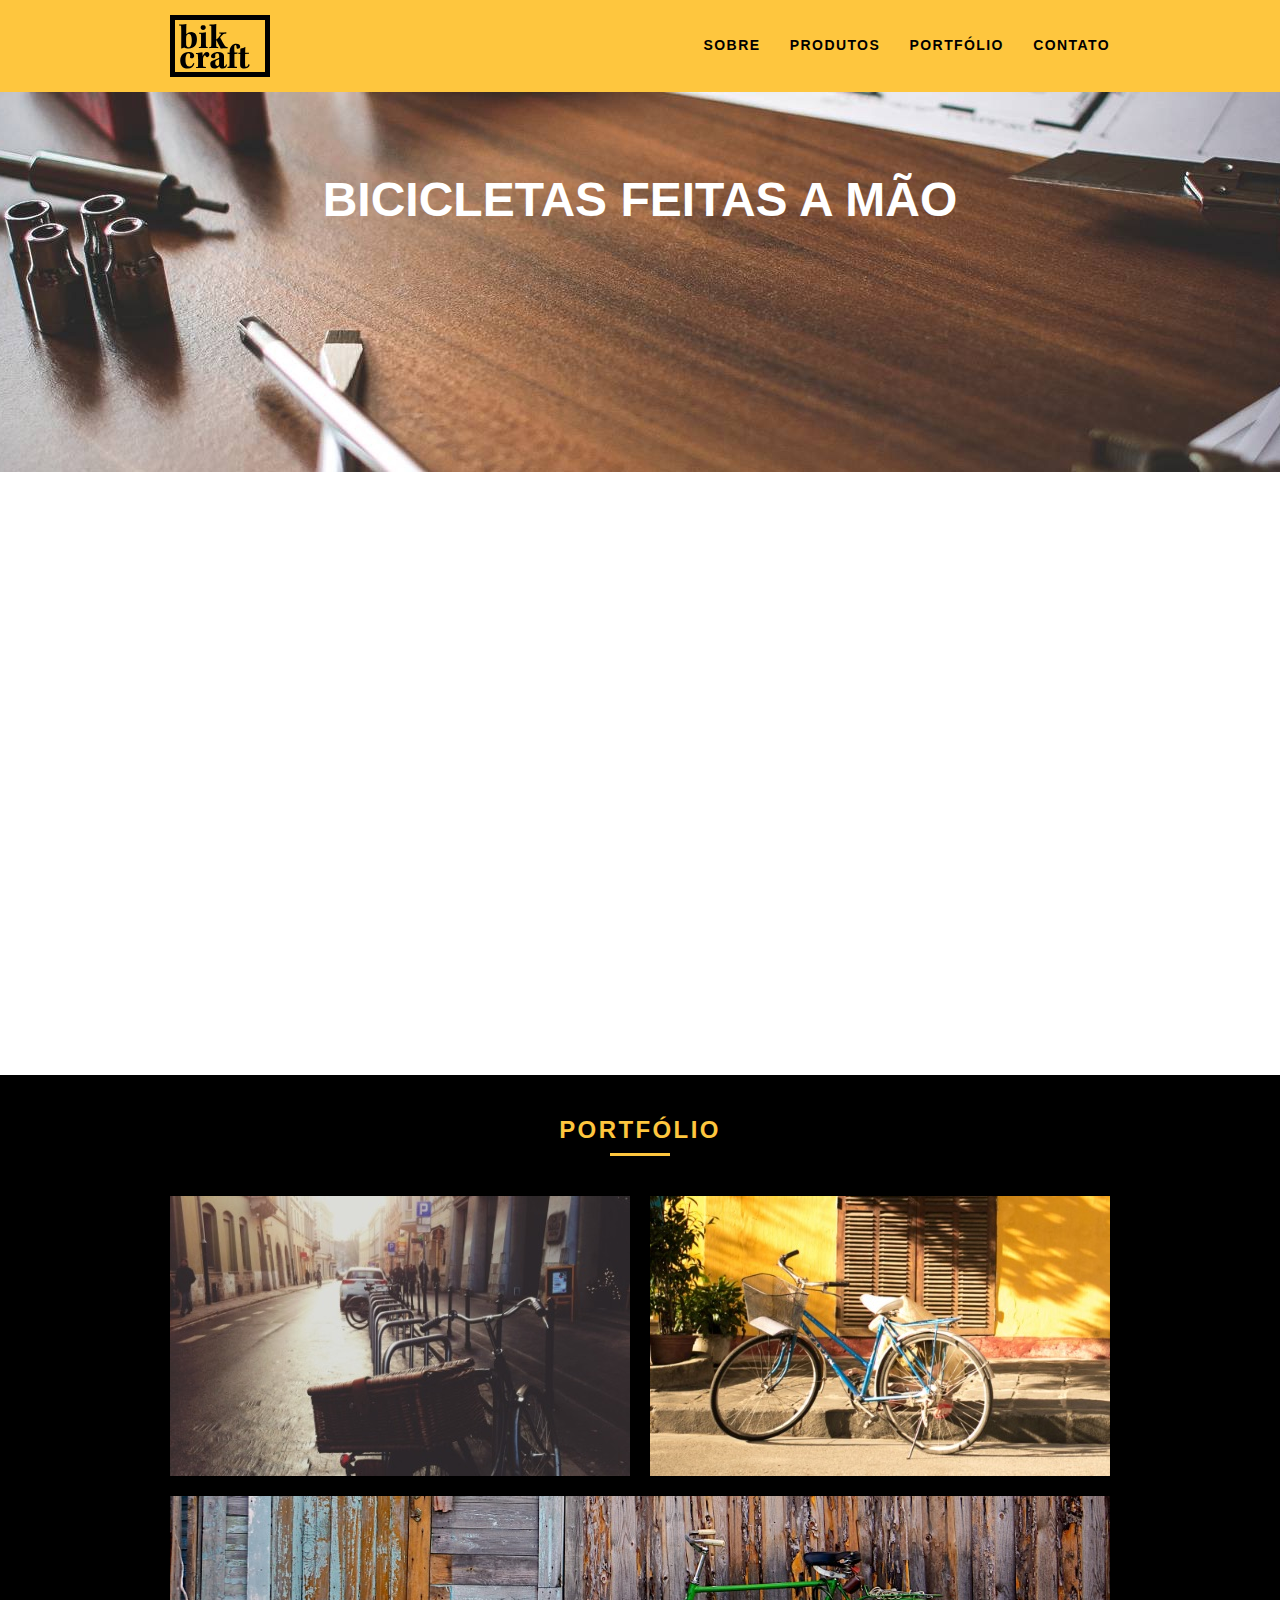
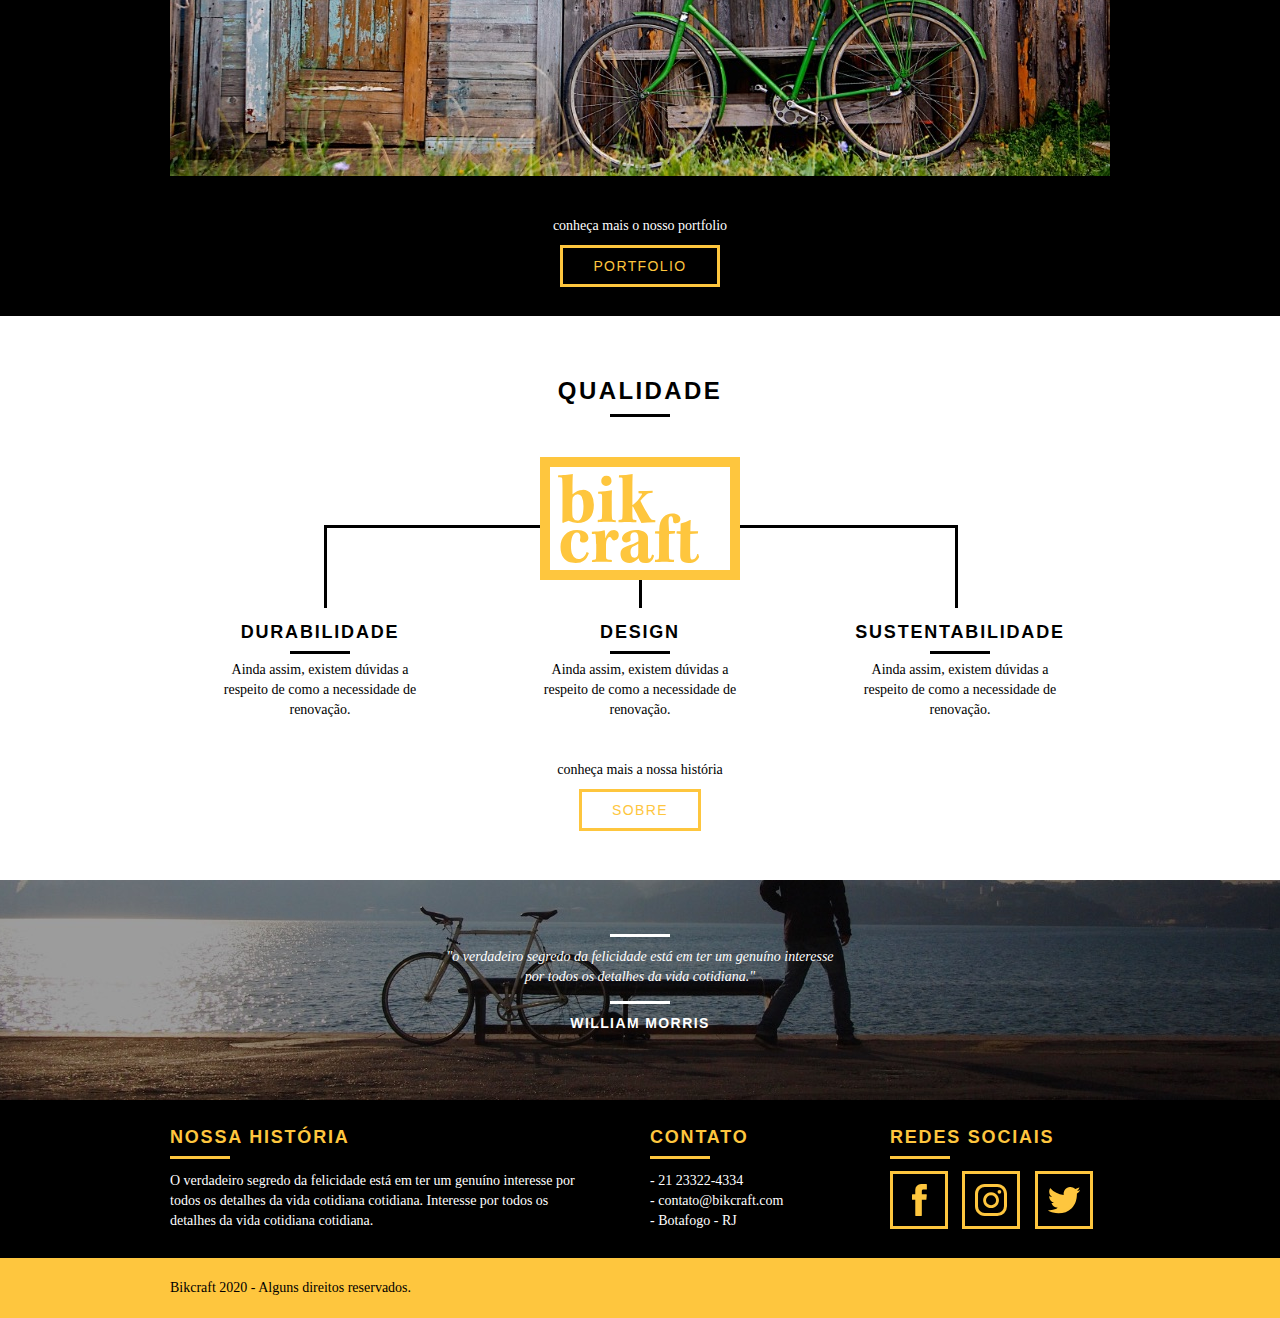
<file: bikcraft/index.html>
<!DOCTYPE html>
<html lang="pt-br">

<head>
    <meta charset="UTF-8">
    <meta name="viewport" content="width=device-width, initial-scale=1.0">
    <title>Bikcraft - Biciletas Personalizadas</title>
    <meta name="description" content="Compre a sua bicicleta personalizada na Bikcraft. Possuímos modelos Passeio, Retrô e Esporte.">
    <meta property="og:type" content="website"/>
    <meta property="og:title" content="Bikcraft - Biciletas Personalizadas"/>
    <meta property="og:description" content="Compre a sua bicicleta personalizada na Bikcraft. Possuímos modelos Passeio, Retrô e Esporte."/>
    <meta property="og:url" content="http://bikcraft.com"/>
    <meta property="og:image" content="http://bikcraft.com/img/og-image.png"/>
    <link rel="shortcut icon" href="favicon.ico">
    <link rel="stylesheet" href="css/style.css">
    <script>document.documentElement.classList.add("js")</script><!-- Caso o navegador esteja com o JavaScript desabilitado...  -->
</head>

<body>
    <header class="header">
        <div class="container">
            <a href="index.html" class="grid-4">
                <img src="img/bikcraft.svg" alt="">
            </a>
            <nav class="header_menu grid-12">
                <ul>
                    <li><a href="sobre.html">Sobre</a></li>
                    <li><a href="produtos.html">Produtos</a></li>
                    <li><a href="portfolio.html">Portfólio</a></li>
                    <li><a href="contato.html">Contato</a></li>
                </ul>
            </nav>
        </div>
    </header>

    <section class="introducao">
        <div class="container">
            <h1 data-anime="400" class="fadeInDown">Bicicletas feitas a mão</h1>
            <blockquote data-anime="800" class="fadeInDown quote-externo">
                <p>"não tenha nada em sua casa que você não considere útil ou acredita ser bonito"</p>
                <cite>William Morris</cite>
            </blockquote>
            <a href="produtos.html" data-anime="1200" class="btn">Orçamento</a>
        </div>
    </section>

    <section class="produtos container fadeInDown" data-anime="1600">
        <h2 class="subtitulo">Produtos</h2>
        <ul class="produtos_lista">
            <li class="grid-1-3">
                <div class="produtos_icone">
                    <img src="img/produtos/passeio.svg" alt="Bikcraft passeio">
                </div>
                <h3>Passeio</h3>
                <p>Ainda assim, existem dúvidas a respeito de como a necessidade de renovação.</p>
            </li>

            <li class="grid-1-3">
                <div class="produtos_icone">
                    <img src="img/produtos/esporte.svg" alt="Bikcraft esporte">
                </div>
                <h3>Esporte</h3>
                <p>Ainda assim, existem dúvidas a respeito de como a necessidade de renovação.</p>
            </li>

            <li class="grid-1-3">
                <div class="produtos_icone">
                    <img src="img/produtos/retro.svg" alt="Bikcraft retro">
                </div>
                <h3>Retro</h3>
                <p>Ainda assim, existem dúvidas a respeito de como a necessidade de renovação.</p>
            </li>
        </ul>
        <div class="call">
            <p>clique aqui e veja os detalhes do produto</p>
            <a href="produtos.html" class="btn btn-preto">Produtos</a>
        </div>
    </section>

    <section class="portfolio">
        <div class="container">
            <h2 class="subtitulo">Portfólio</h2>
            <ul class="portfolio_lista">
                <li class="grid-8"><img src="img/portfolio/retro.jpg" alt="Bicicleta retro."></li>
                <li class="grid-8"><img src="img/portfolio/passeio.jpg" alt="Bicicleta passeio."></li>
                <li class="grid-16"><img src="img/portfolio/esporte.jpg" alt="Bicicleta esporte."></li>
            </ul>
            <div class="call">
                <p>conheça mais o nosso portfolio</p>
                <a href="portfolio.html" class="btn">Portfolio</a>
            </div>
        </div>
    </section>

    <section class="qualidade container">
        <h2 class="subtitulo">Qualidade</h2>
        <img src="img/bikcraft-qualidade.svg" alt="Bikcraft">
        <ul class="qualidade_lista">
            <li class="grid-1-3">
                <h3>Durabilidade</h3>
                <p>Ainda assim, existem dúvidas a respeito de como a necessidade de renovação.</p>
            </li>

            <li class="grid-1-3">
                <h3>Design</h3>
                <p>Ainda assim, existem dúvidas a respeito de como a necessidade de renovação.</p>
            </li>

            <li class="grid-1-3">
                <h3>Sustentabilidade</h3>
                <p>Ainda assim, existem dúvidas a respeito de como a necessidade de renovação.</p>
            </li>
        </ul>
        <div class="call">
            <p>conheça mais a nossa história</p>
            <a href="sobre.html" class="btn btn-preto">Sobre</a>
        </div>
    </section>

    <div class="quebra">
        <blockquote class="quote-externo container">
            <p>"o verdadeiro segredo da felicidade está em ter um genuíno interesse por todos os detalhes da vida
                cotidiana."</p>
            <cite>William Morris</cite>
        </blockquote>
    </div>

    <footer>
        <div class="footer">
            <div class="container">

                <div class="grid-8 footer_historia">
                    <h3>Nossa história</h3>
                    <p>O verdadeiro segredo da felicidade está em ter um genuíno interesse por todos os detalhes da vida cotidiana cotidiana. Interesse por todos os detalhes da vida cotidiana cotidiana.</p>
                </div>
                
                <div class="grid-4 footer_contato">
                    <h3>Contato</h3>
                    <ul>
                        <li>- 21 23322-4334</li>
                        <li>- contato@bikcraft.com</li>
                        <li>- Botafogo - RJ</li>
                    </ul>
                </div>

                <div class="grid-4 footer_redes">
                    <h3>Redes Sociais</h3>
                    <ul>
                        <li><a href="http://facebook.com" target="_blank"><img src="img/redes-sociais/facebook.svg" alt="Facebook bikcraft"></a></li>
                        <li><a href="http://instagram.com" target="_blank"><img src="img/redes-sociais/instagram.svg" alt="Instragram bikcraft"></a></li>
                        <li><a href="http://twitter.com" target="_blank"><img src="img/redes-sociais/twitter.svg" alt="Twitter bikcraft"></a></li>
                    </ul>
                </div>
                
            </div>
        </div>
        <div class="copy">
            <div class="container">
                <p class="grid-16">Bikcraft 2020 - Alguns direitos reservados.</p>
            </div>
        </div>
    </footer>

    <script src="./js/simple-anime.js"></script>
    <script src="./js/script.js"></script>
</body>
</html>
</file>
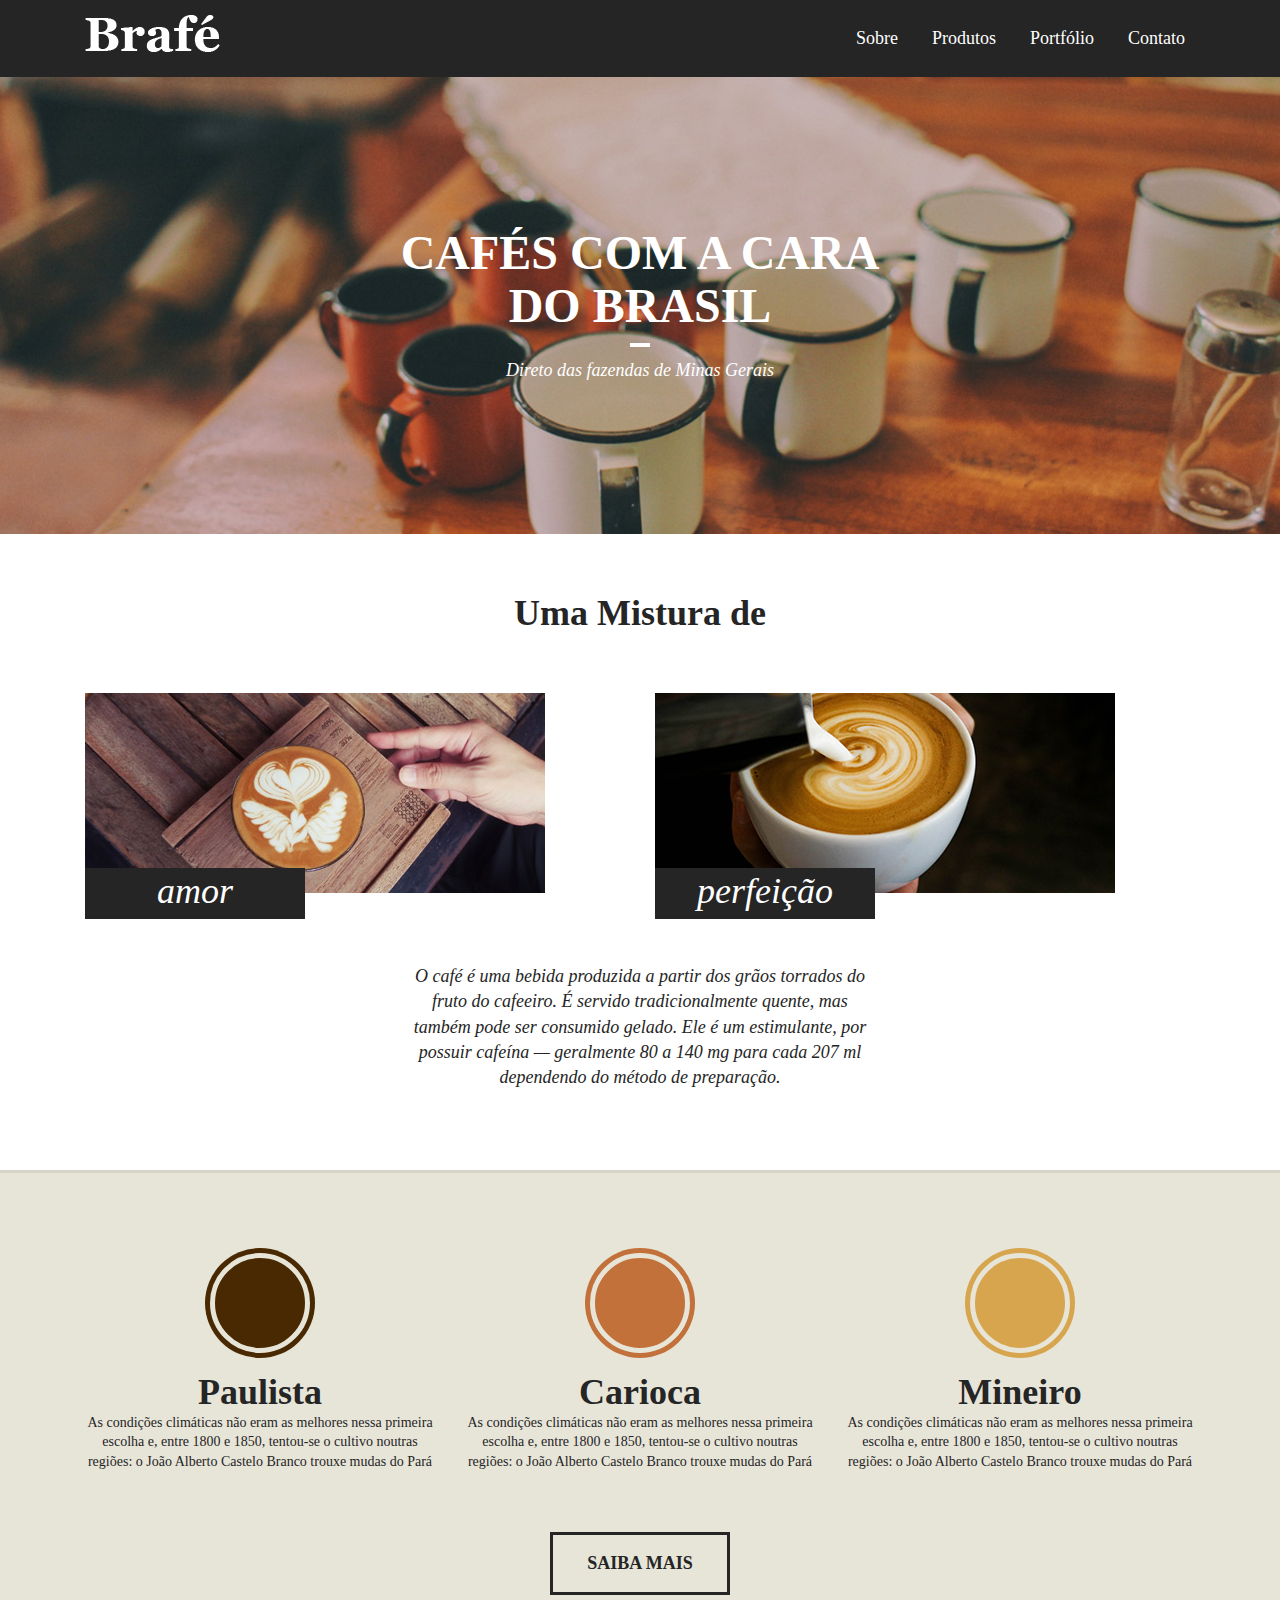
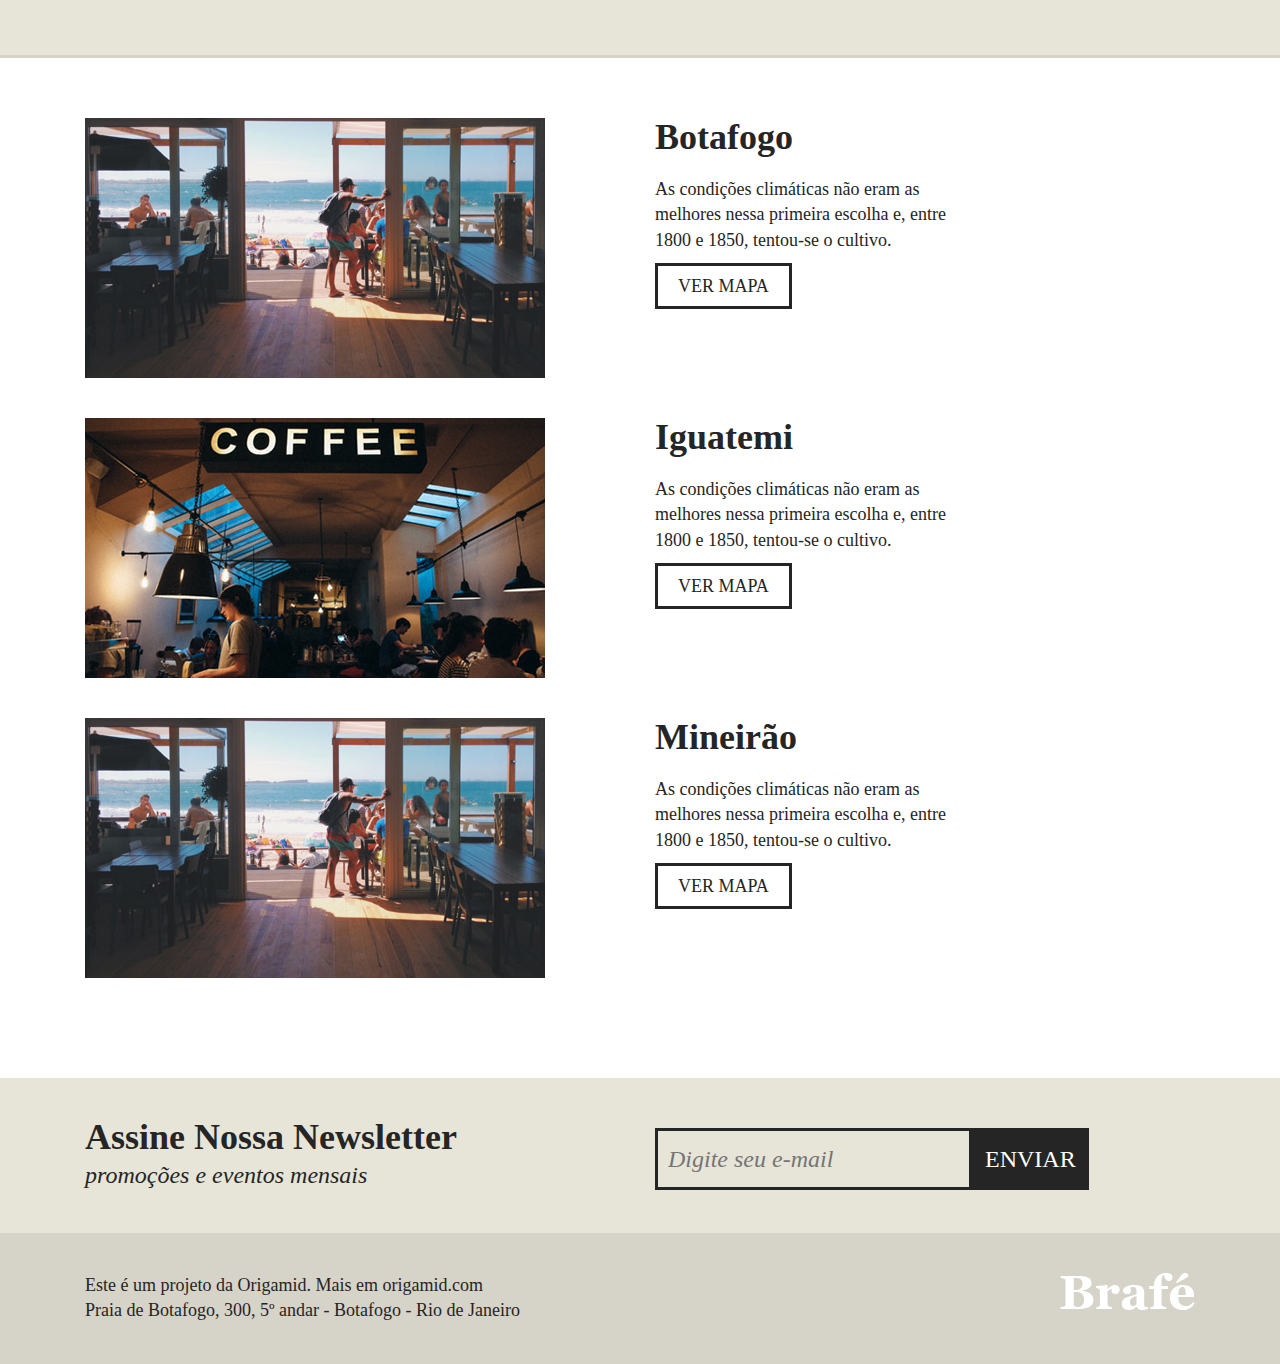
<file: brafe-1/bootstrap/index.html>
<!DOCTYPE html>
<html>
<head>
	<title>Brafé 1</title>
	<meta charset="utf-8">
	<meta name="viewport" content="width=device-width, initial-scale=1, shrink-to-fit=no">
	<link rel="stylesheet" type="text/css" href="css/bootstrap.min.css">
	<link rel="stylesheet" type="text/css" href="css/style.css">
</head>
<body>
	
	<header class="menu">
		<div class="container">
			<div class="row">
				<a class="menu-logo col-md-4" href="#"><img src="img/brafe.png" alt="Brafé"></a>	
				<nav class="menu-nav col-md-8">
					<ul>
						<li><a href="#">Sobre</a></li>
						<li><a href="#">Produtos</a></li>
						<li><a href="#">Portfólio</a></li>
						<li><a href="#">Contato</a></li>
					</ul>
				</nav>
			</div>
		</div>
	</header>
	
	<main class="intro">
		<h1>Cafés com a cara<br>do Brasil</h1>
		<p>Direto das fazendas de Minas Gerais</p>
	</main>
	
	<section class="sobre container">
		<h2>Uma Mistura de</h2>
		<div class="row">
			<div class="col-sm sobre-item">
				<img src="img/cafe-1.jpg">
				<h3>amor</h3>
			</div>
			<div class="col-sm sobre-item">
				<img src="img/cafe-2.jpg">
				<h3>perfeição</h3>
			</div>
		</div>
		<p>O café é uma bebida produzida a partir dos grãos torrados do fruto do cafeeiro. É servido tradicionalmente quente, mas também pode ser consumido gelado. Ele é um estimulante, por possuir cafeína — geralmente 80 a 140 mg para cada 207 ml dependendo do método de preparação.</p>
	</section>
	
	<section class="produtos">
		<div class="container">
			<div class="row">
				<div class="produtos-item col-sm">
					<h2 class="produtos-paulista">Paulista</h2>
					<p>As condições climáticas não eram as melhores nessa primeira escolha e, entre 1800 e 1850, tentou-se o cultivo noutras regiões: o João Alberto Castelo Branco trouxe mudas do Pará</p>
				</div>
				<div class="produtos-item col-sm">
					<h2 class="produtos-carioca">Carioca</h2>
					<p>As condições climáticas não eram as melhores nessa primeira escolha e, entre 1800 e 1850, tentou-se o cultivo noutras regiões: o João Alberto Castelo Branco trouxe mudas do Pará</p>
				</div>
				<div class="produtos-item col-sm">
					<h2 class="produtos-mineiro">Mineiro</h2>
					<p>As condições climáticas não eram as melhores nessa primeira escolha e, entre 1800 e 1850, tentou-se o cultivo noutras regiões: o João Alberto Castelo Branco trouxe mudas do Pará</p>
				</div>
			</div>
			<a class="produtos-btn" href="#">Saiba Mais</a>
		</div>
	</section>
	
	<section class="locais container">
		<div class="locais-item row">
			<div class="col-sm">
				<img src="img/botafogo.jpg" alt="Brafé unidade Botafogo">
			</div>
			<div class="col-sm">
				<h2>Botafogo</h2>
				<p>As condições climáticas não eram as melhores nessa primeira escolha e, entre 1800 e 1850, tentou-se o cultivo.</p>
				<a href="#">Ver Mapa</a>
			</div>
		</div>
		
		<div class="locais-item row">
			<div class="col-sm">
				<img src="img/iguatemi.jpg" alt="Brafé unidade Iguatemi">
			</div>
			<div class="col-sm">
				<h2>Iguatemi</h2>
				<p>As condições climáticas não eram as melhores nessa primeira escolha e, entre 1800 e 1850, tentou-se o cultivo.</p>
				<a href="#">Ver Mapa</a>
			</div>
		</div>
		
		<div class="locais-item row">
			<div class="col-sm">
				<img src="img/botafogo.jpg" alt="Brafé unidade Mineirão">
			</div>
			<div class="col-sm">
				<h2>Mineirão</h2>
				<p>As condições climáticas não eram as melhores nessa primeira escolha e, entre 1800 e 1850, tentou-se o cultivo.</p>
				<a href="#">Ver Mapa</a>
			</div>
		</div>
	
	</section>
	
	<section class="assine">
		<div class="container">
			<div class="row">
				<div class="assine-info col-sm">
					<h2>Assine Nossa Newsletter</h2>
					<p>promoções e eventos mensais</p>
				</div>
				<form class="col-sm">
					<label>E-mail</label>
					<input type="text" placeholder="Digite seu e-mail">
					<button type="submit">Enviar</button>
				</form>
			</div>
		</div>
	</section>
	
	<footer class="footer">
		<div class="container">
			<div class="row">
				<p class="col-sm-8">Este é um projeto da Origamid. Mais em origamid.com<br>Praia de Botafogo, 300, 5º andar - Botafogo - Rio de Janeiro</p>
				<div class="col-sm">
					<img src="img/brafe.png" alt="Brafé">
				</div>
			</div>
		</div>
	</footer>
	
</body>
</html>
</file>
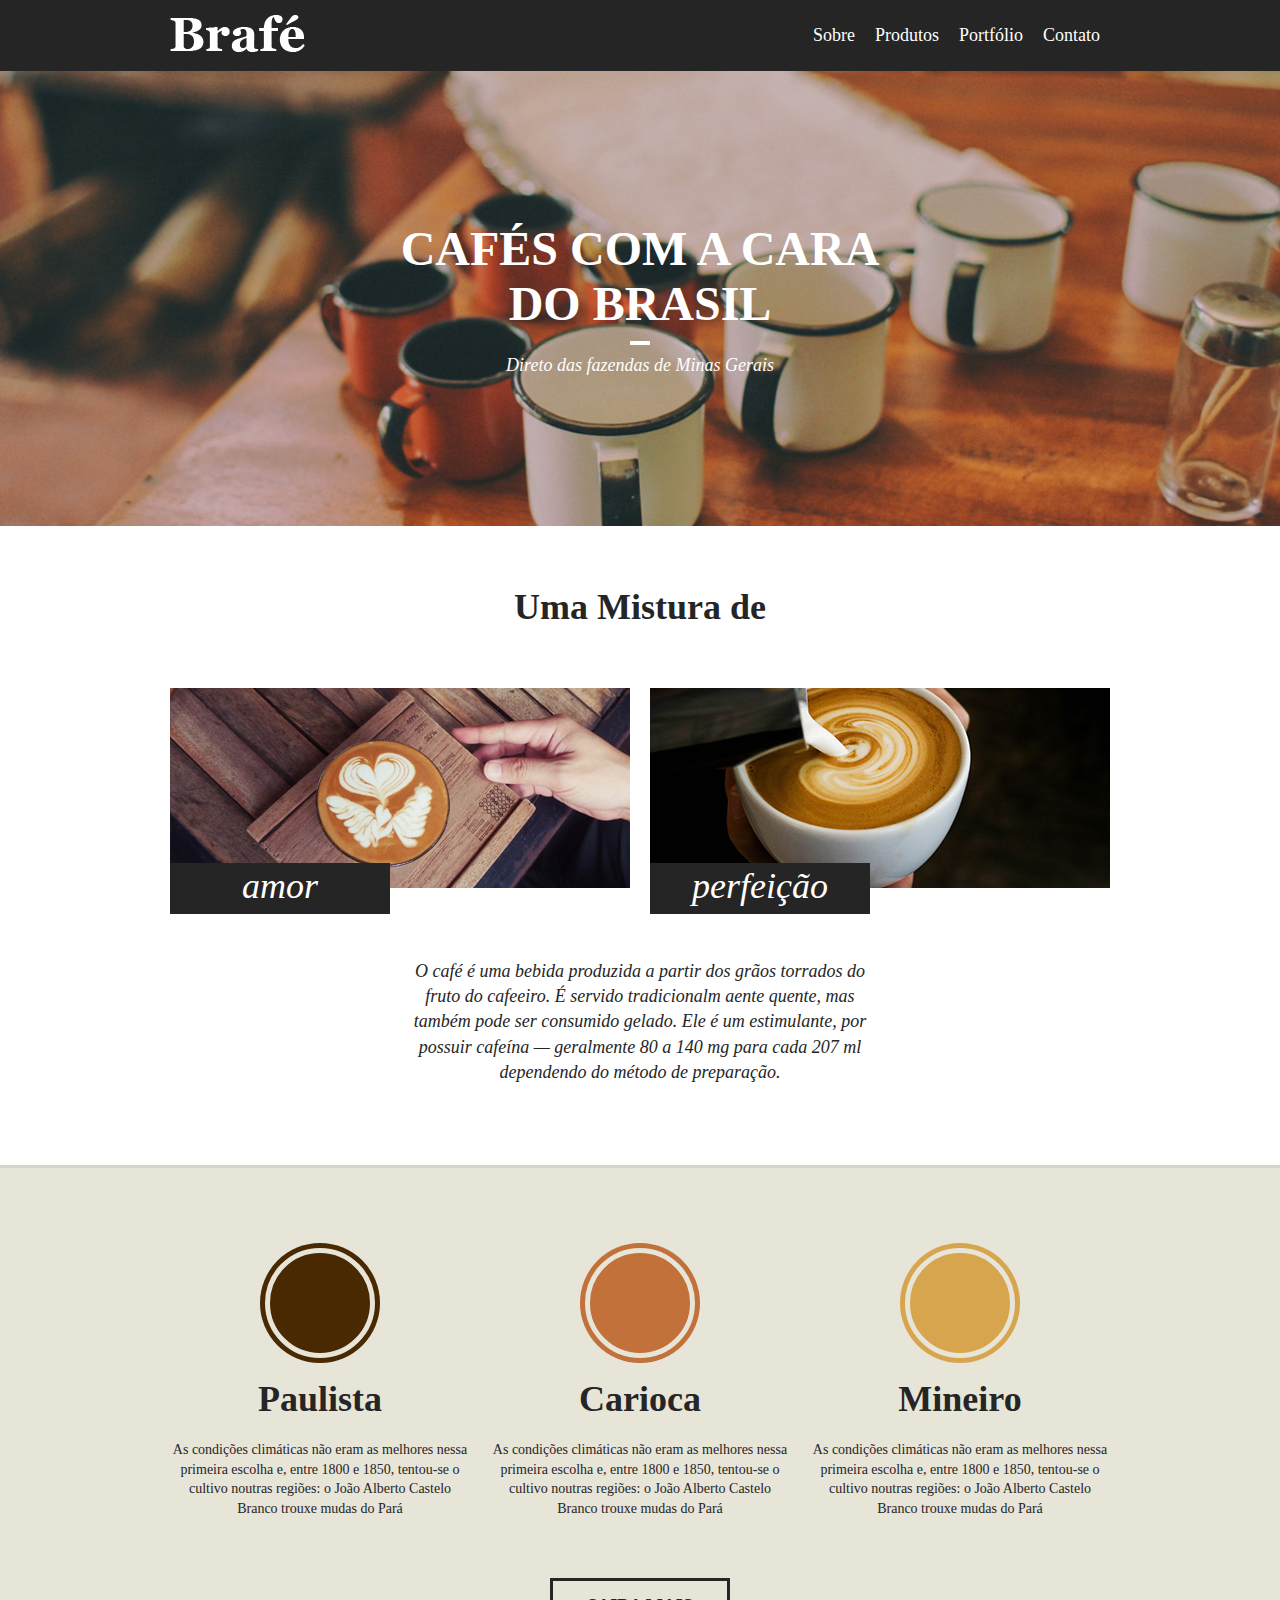
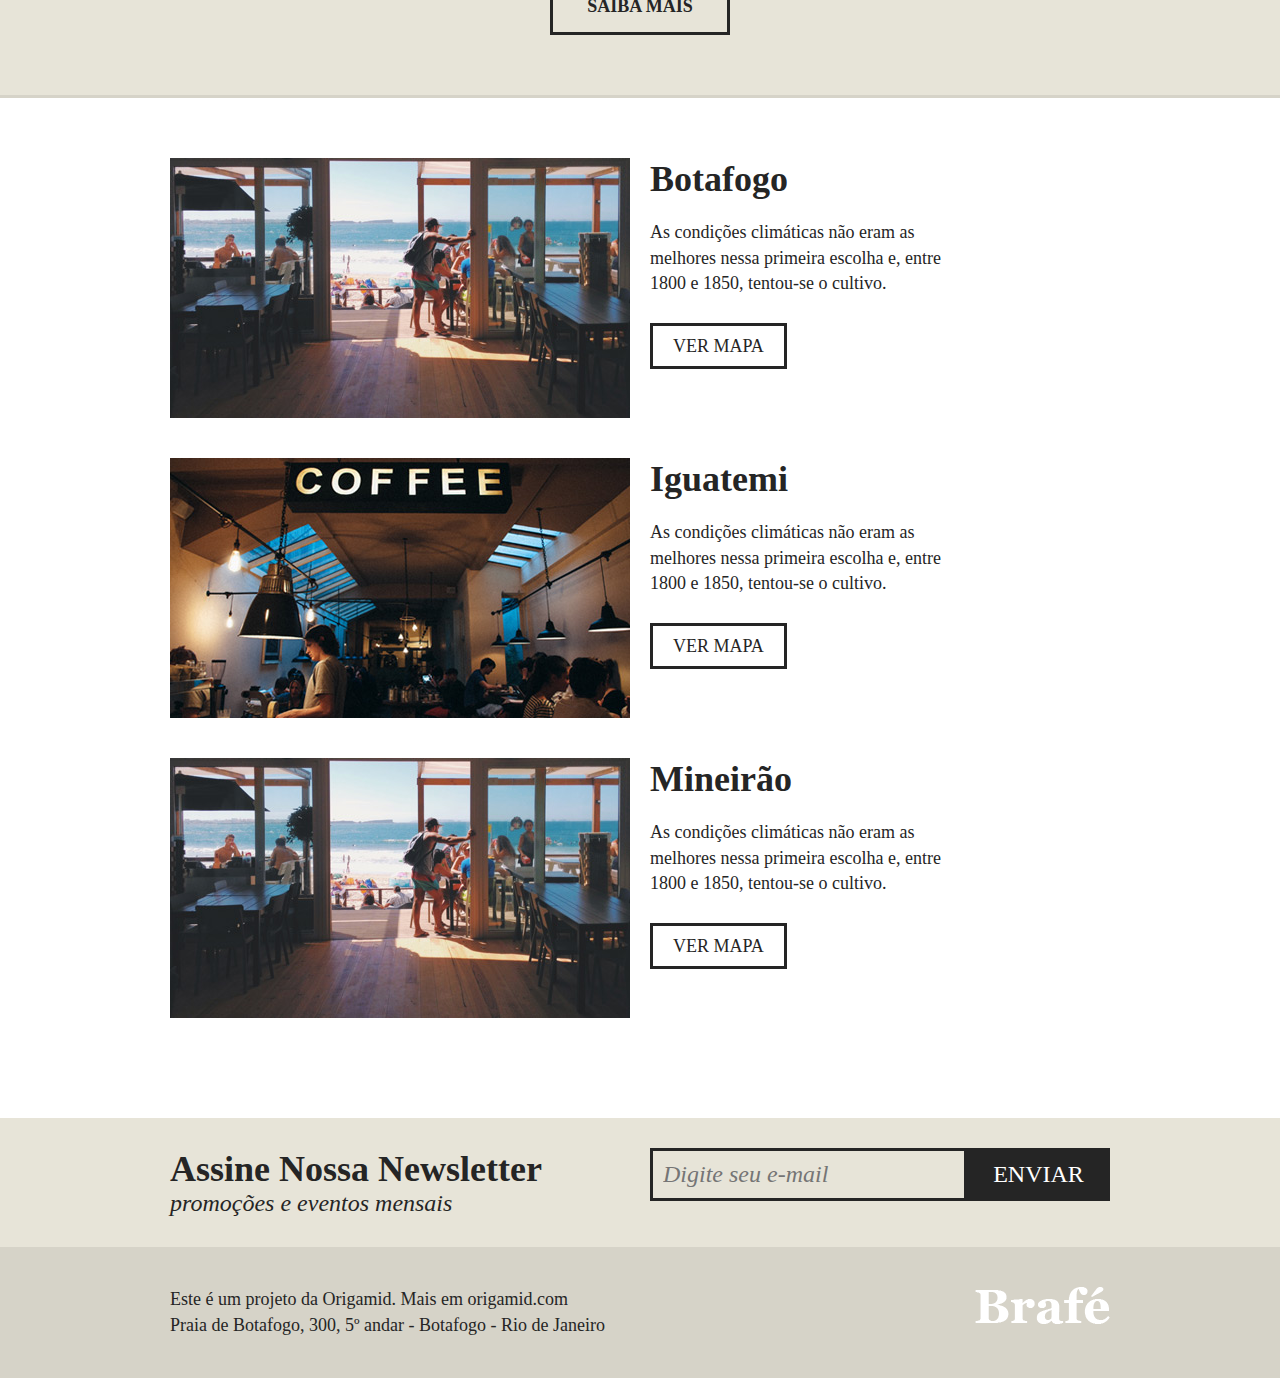
<file: brafe-1/flex/index.html>
<!DOCTYPE html>
<html>
<head>
	<title>Brafé 1</title>
	<meta charset="utf-8">
	<meta name="viewport" content="width=device-width, initial-scale=1, shrink-to-fit=no">
	<link rel="stylesheet" type="text/css" href="css/style.css">
</head>
<body>
	
	<header class="menu">
		<div class="container">
			<a class="menu-logo" href="#"><img src="img/brafe.png" alt="Brafé"></a>	
			<nav class="menu-nav">
				<ul>
					<li><a href="#">Sobre</a></li>
					<li><a href="#">Produtos</a></li>
					<li><a href="#">Portfólio</a></li>
					<li><a href="#">Contato</a></li>
				</ul>
			</nav>
		</div>
	</header>
	
	<main class="intro">
		<h1>Cafés com a cara<br>do Brasil</h1>
		<p>Direto das fazendas de Minas Gerais</p>
	</main>
	
	<section class="sobre">
		<h2>Uma Mistura de</h2>
		<div class="container">
			<div class="sobre-item">
				<img src="img/cafe-1.jpg">
				<h3>amor</h3>
			</div>
			<div class="sobre-item">
				<img src="img/cafe-2.jpg">
				<h3>perfeição</h3>
			</div>
		</div>
		<p>O café é uma bebida produzida a partir dos grãos torrados do fruto do cafeeiro. É servido tradicionalm
aente quente, mas também pode ser consumido gelado. Ele é um estimulante, por possuir cafeína — geralmente 80 a 140 mg para cada 207 ml dependendo do método de preparação.</p>
	</section>
	
	<section class="produtos">
		<div class="container">
			<div class="produtos-item">
				<h2 class="produtos-paulista">Paulista</h2>
				<p>As condições climáticas não eram as melhores nessa primeira escolha e, entre 1800 e 1850, tentou-se o cultivo noutras regiões: o João Alberto Castelo Branco trouxe mudas do Pará</p>
			</div>
			<div class="produtos-item">
				<h2 class="produtos-carioca">Carioca</h2>
				<p>As condições climáticas não eram as melhores nessa primeira escolha e, entre 1800 e 1850, tentou-se o cultivo noutras regiões: o João Alberto Castelo Branco trouxe mudas do Pará</p>
			</div>
			<div class="produtos-item">
				<h2 class="produtos-mineiro">Mineiro</h2>
				<p>As condições climáticas não eram as melhores nessa primeira escolha e, entre 1800 e 1850, tentou-se o cultivo noutras regiões: o João Alberto Castelo Branco trouxe mudas do Pará</p>
			</div>
		</div>
		<a class="produtos-btn" href="#">Saiba Mais</a>
	</section>
	
	<section class="locais">
		<div class="locais-item container">
			<div class="locais-img">
				<img src="img/botafogo.jpg" alt="Brafé unidade Botafogo">
			</div>
			
			<div class="locais-info">
				<h2>Botafogo</h2>
				<p>As condições climáticas não eram as melhores nessa primeira escolha e, entre 1800 e 1850, tentou-se o cultivo.</p>
				<a href="#">Ver Mapa</a>
			</div>
		</div>
		
		<div class="locais-item container">
			<div class="locais-img">
				<img src="img/iguatemi.jpg" alt="Brafé unidade Iguatemi">
			</div>
			
			<div class="locais-info">
				<h2>Iguatemi</h2>
				<p>As condições climáticas não eram as melhores nessa primeira escolha e, entre 1800 e 1850, tentou-se o cultivo.</p>
				<a href="#">Ver Mapa</a>
			</div>
		</div>
		
		<div class="locais-item container">
			<div class="locais-img">
				<img src="img/botafogo.jpg" alt="Brafé unidade Mineirão">
			</div>
			
			<div class="locais-info">
				<h2>Mineirão</h2>
				<p>As condições climáticas não eram as melhores nessa primeira escolha e, entre 1800 e 1850, tentou-se o cultivo.</p>
				<a href="#">Ver Mapa</a>
			</div>
		</div>
	
	</section>
	
	<section class="assine">
		<div class="container">
			<div class="assine-info">
				<h2>Assine Nossa Newsletter</h2>
				<p>promoções e eventos mensais</p>
			</div>
			<form>
				<label>E-mail</label>
				<input type="text" placeholder="Digite seu e-mail">
				<button type="submit">Enviar</button>
			</form>
		</div>
	</section>
	
	<footer class="footer">
		<div class="container">
			<p>Este é um projeto da Origamid. Mais em origamid.com<br>Praia de Botafogo, 300, 5º andar - Botafogo - Rio de Janeiro</p>
			<div class="footer-img">
				<img src="img/brafe.png" alt="Brafé">
			</div>
		</div>
	</footer>
	
</body>
</html>
</file>
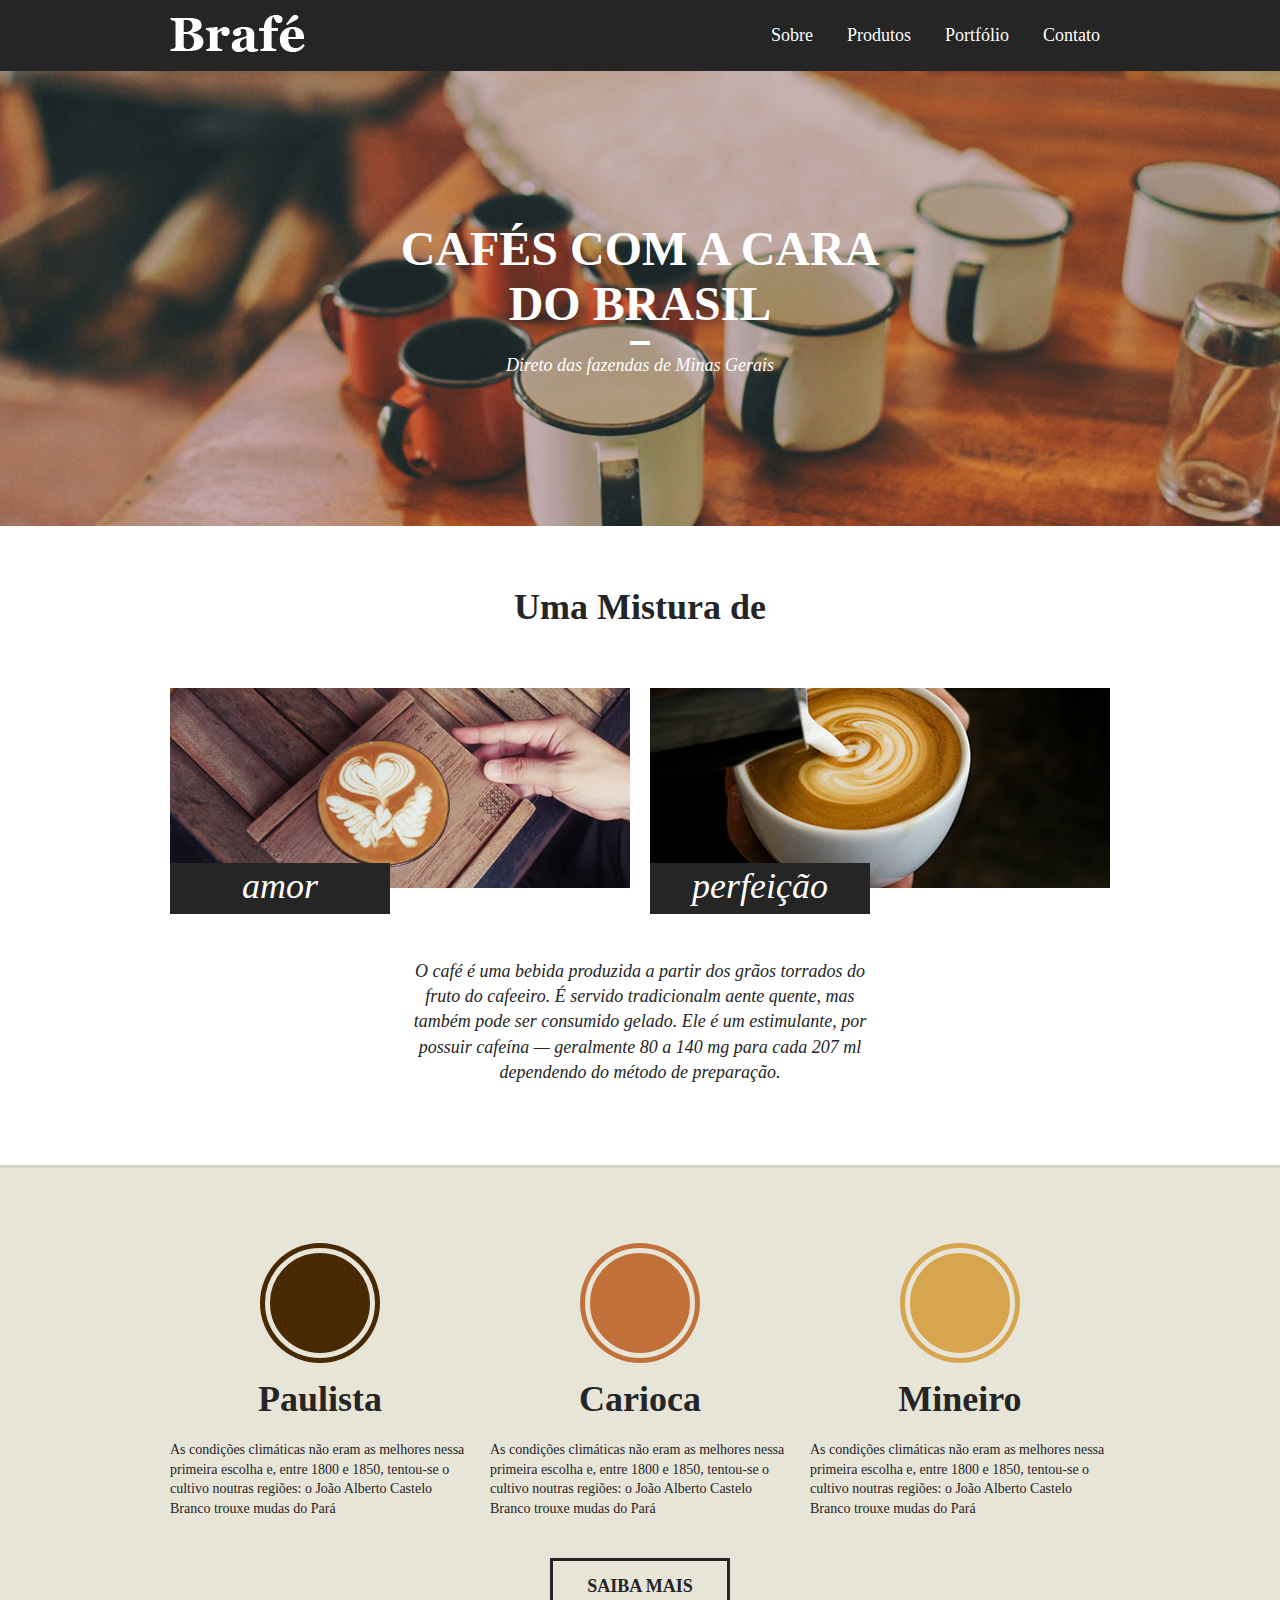
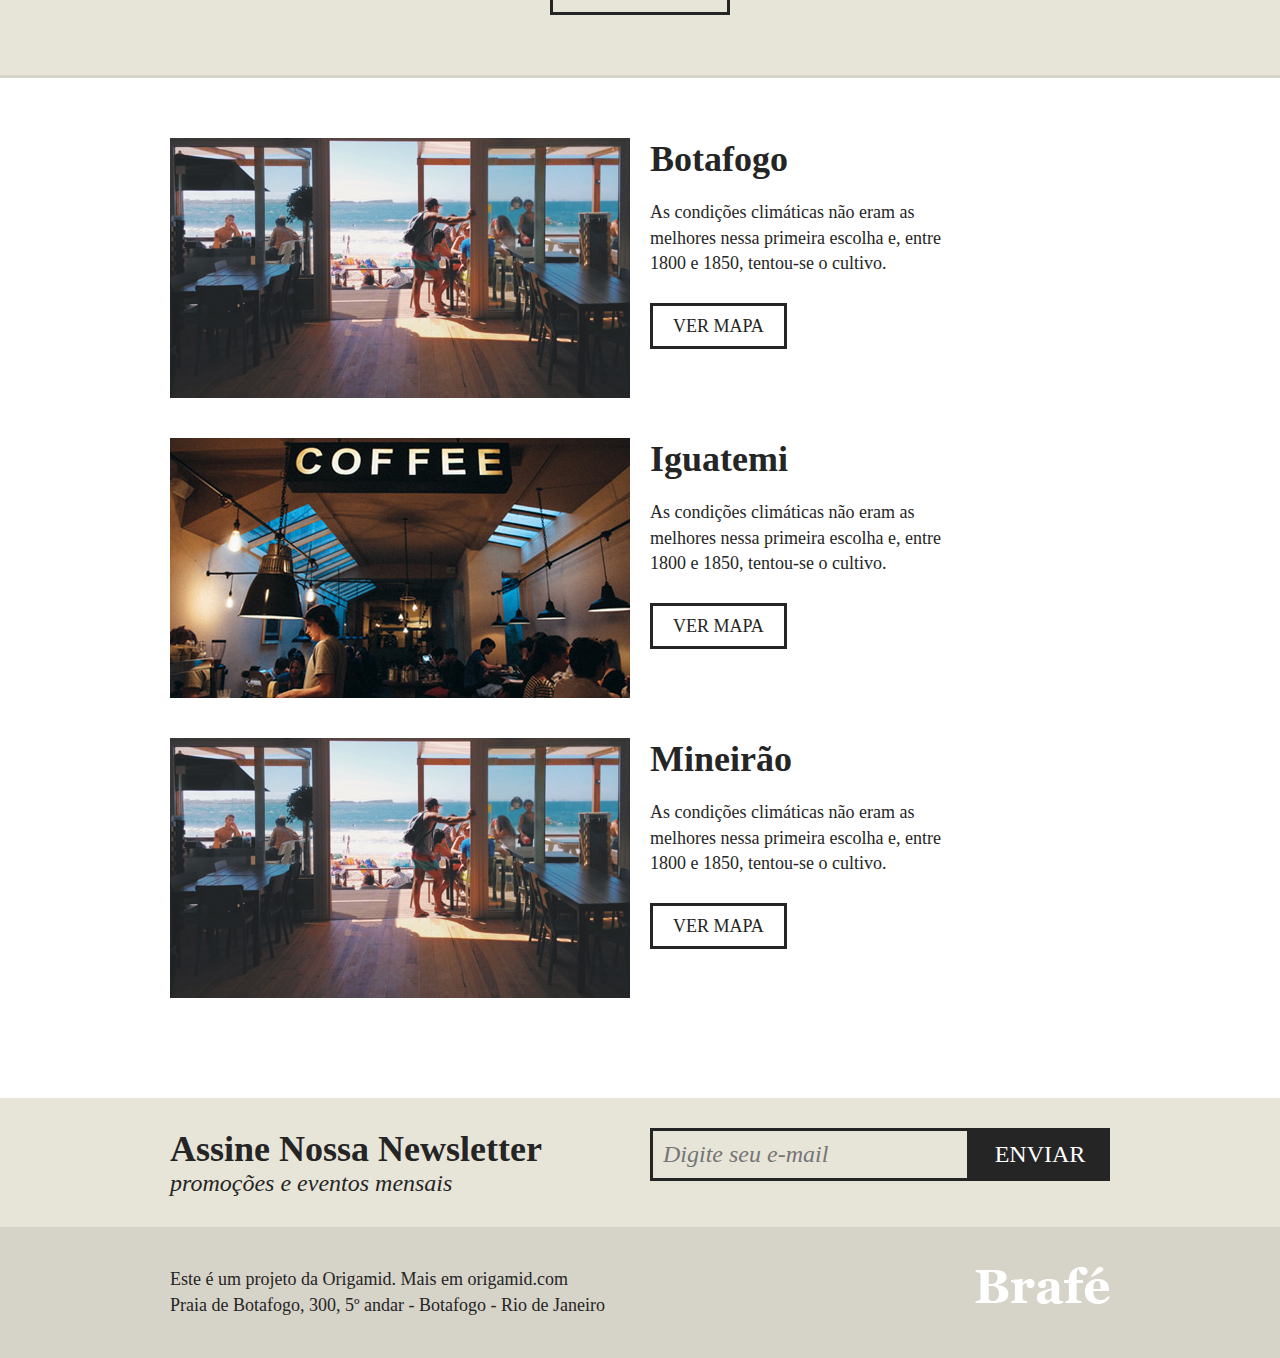
<file: brafe-1/grid/index.html>
<!DOCTYPE html>
<html>
<head>
	<title>Brafé 1</title>
	<meta charset="utf-8">
    <meta name="viewport" content="width=device-width, initial-scale=1, shrink-to-fit=no">
    <link rel="stylesheet" type="text/css" href="css/grid.css">
	<link rel="stylesheet" type="text/css" href="css/style.css">
</head>
<body>
	
	<header class="menu">
		<div class="container">
			<a class="menu-logo grid-4" href="#"><img src="img/brafe.png" alt="Brafé"></a>	
			<nav class="menu-nav grid-8">
				<ul>
					<li><a href="#">Sobre</a></li>
					<li><a href="#">Produtos</a></li>
					<li><a href="#">Portfólio</a></li>
					<li><a href="#">Contato</a></li>
				</ul>
			</nav>
		</div>
	</header>
	
	<main class="intro">
		<h1>Cafés com a cara<br>do Brasil</h1>
		<p>Direto das fazendas de Minas Gerais</p>
	</main>
	
	<section class="sobre">
		<h2>Uma Mistura de</h2>
		<div class="container">
			<div class="sobre-item grid-6">
				<img src="img/cafe-1.jpg">
				<h3>amor</h3>
			</div>
			<div class="sobre-item grid-6">
				<img src="img/cafe-2.jpg">
				<h3>perfeição</h3>
			</div>
		</div>
		<p>O café é uma bebida produzida a partir dos grãos torrados do fruto do cafeeiro. É servido tradicionalm
aente quente, mas também pode ser consumido gelado. Ele é um estimulante, por possuir cafeína — geralmente 80 a 140 mg para cada 207 ml dependendo do método de preparação.</p>
	</section>
	
	<section class="produtos">
		<div class="container">
			<div class="produtos-item grid-4">
				<h2 class="produtos-paulista">Paulista</h2>
				<p>As condições climáticas não eram as melhores nessa primeira escolha e, entre 1800 e 1850, tentou-se o cultivo noutras regiões: o João Alberto Castelo Branco trouxe mudas do Pará</p>
			</div>
			<div class="produtos-item grid-4">
				<h2 class="produtos-carioca">Carioca</h2>
				<p>As condições climáticas não eram as melhores nessa primeira escolha e, entre 1800 e 1850, tentou-se o cultivo noutras regiões: o João Alberto Castelo Branco trouxe mudas do Pará</p>
			</div>
			<div class="produtos-item grid-4">
				<h2 class="produtos-mineiro">Mineiro</h2>
				<p>As condições climáticas não eram as melhores nessa primeira escolha e, entre 1800 e 1850, tentou-se o cultivo noutras regiões: o João Alberto Castelo Branco trouxe mudas do Pará</p>
			</div>
		</div>
		<a class="produtos-btn" href="#">Saiba Mais</a>
	</section>
	
	<section class="locais">
		<div class="locais-item container">
            <div class="grid-6">
                <img src="img/botafogo.jpg" alt="Brafé unidade Botafogo">
            </div>
			<div class="grid-6">
				<h2>Botafogo</h2>
				<p>As condições climáticas não eram as melhores nessa primeira escolha e, entre 1800 e 1850, tentou-se o cultivo.</p>
				<a href="#">Ver Mapa</a>
			</div>
		</div>
		
		<div class="locais-item container">
            <div class="grid-6">
			    <img src="img/iguatemi.jpg" alt="Brafé unidade Iguatemi">
            </div>
            <div class="grid-6">
				<h2>Iguatemi</h2>
				<p>As condições climáticas não eram as melhores nessa primeira escolha e, entre 1800 e 1850, tentou-se o cultivo.</p>
				<a href="#">Ver Mapa</a>
			</div>
		</div>
		
		<div class="locais-item container">
            <div class="grid-6">
                <img src="img/botafogo.jpg" alt="Brafé unidade Mineirão">
            </div>
			<div class="grid-6">
				<h2>Mineirão</h2>
				<p>As condições climáticas não eram as melhores nessa primeira escolha e, entre 1800 e 1850, tentou-se o cultivo.</p>
				<a href="#">Ver Mapa</a>
			</div>
		</div>
	
	</section>
	
	<section class="assine">
		<div class="container">
			<div class="assine-info grid-6">
				<h2>Assine Nossa Newsletter</h2>
				<p>promoções e eventos mensais</p>
			</div>
			<form class="grid-6">
				<label>E-mail</label>
				<input type="text" placeholder="Digite seu e-mail">
				<button type="submit">Enviar</button>
			</form>
		</div>
	</section>
	
	<footer class="footer">
		<div class="container">
			<p class="grid-8">Este é um projeto da Origamid. Mais em origamid.com<br>Praia de Botafogo, 300, 5º andar - Botafogo - Rio de Janeiro</p>
			<div class="grid-4">
				<img src="img/brafe.png" alt="Brafé">
			</div>
		</div>
	</footer>
	
</body>
</html>
</file>
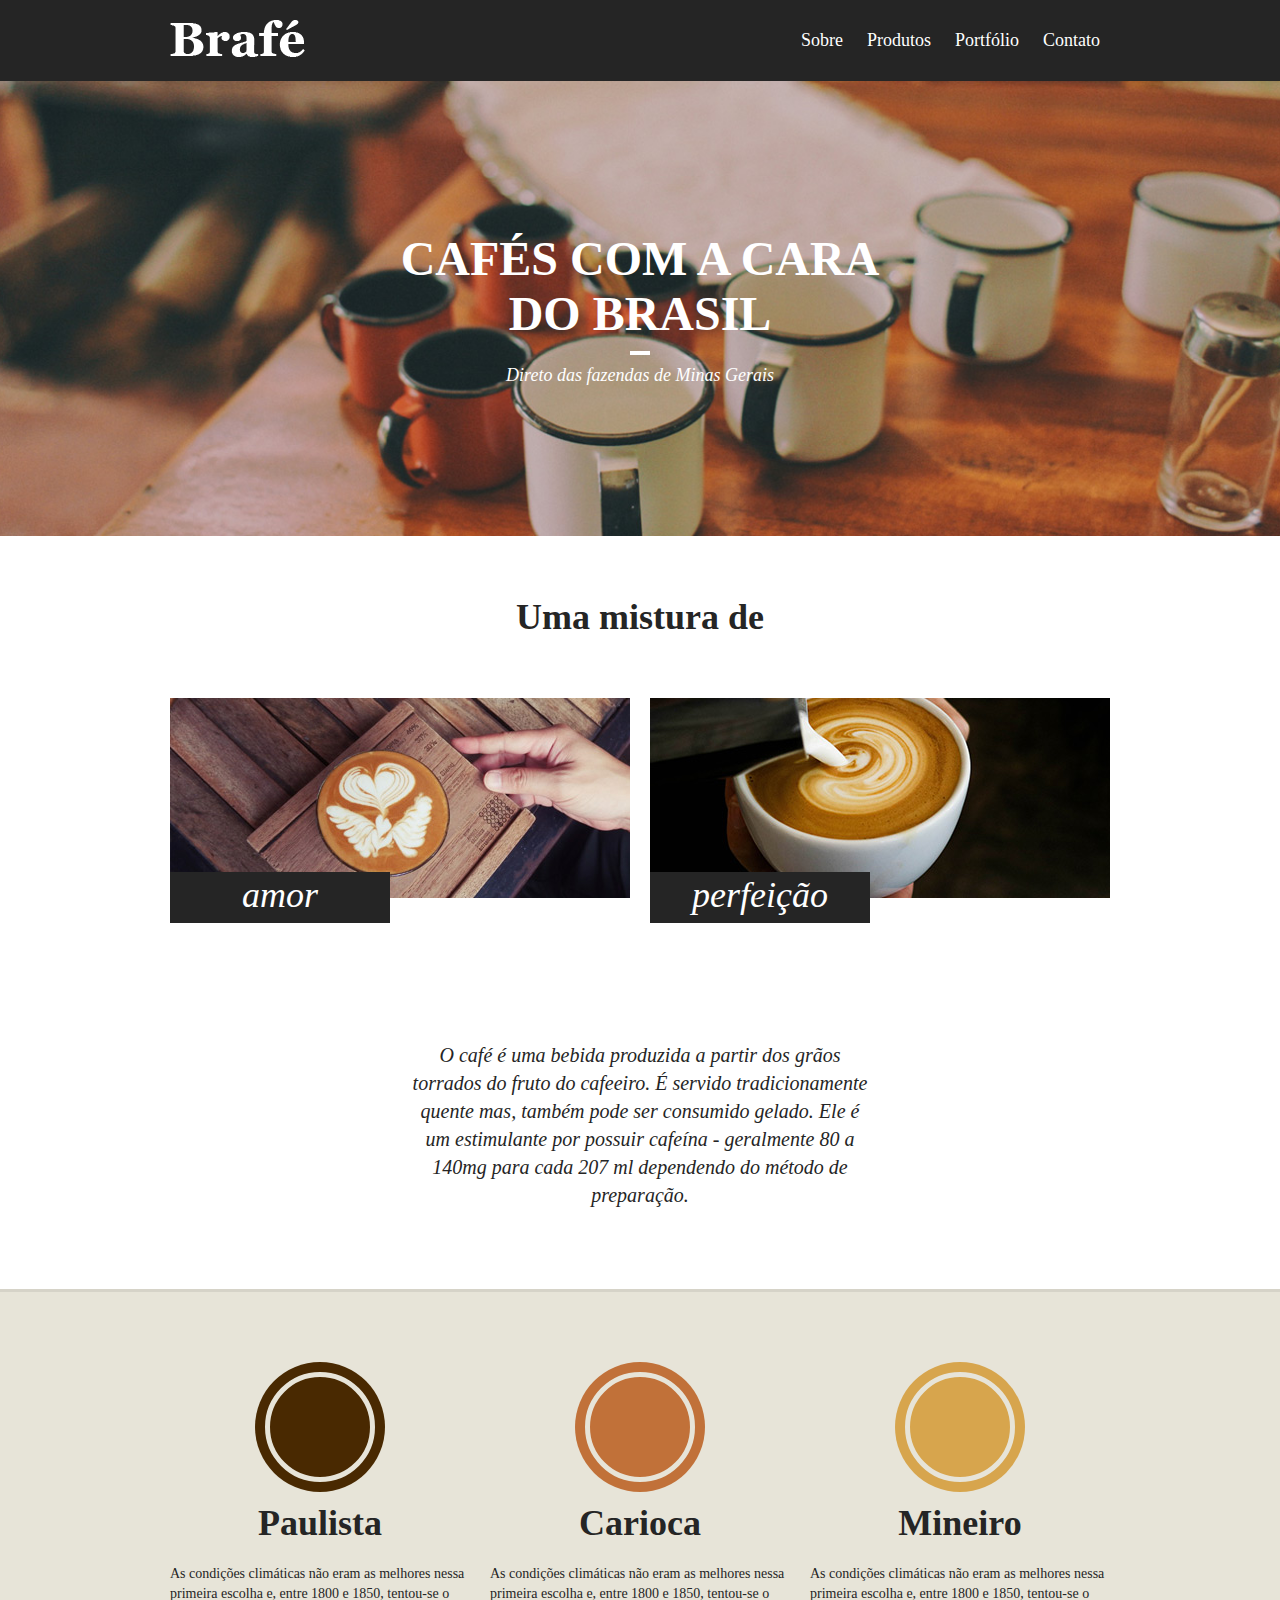
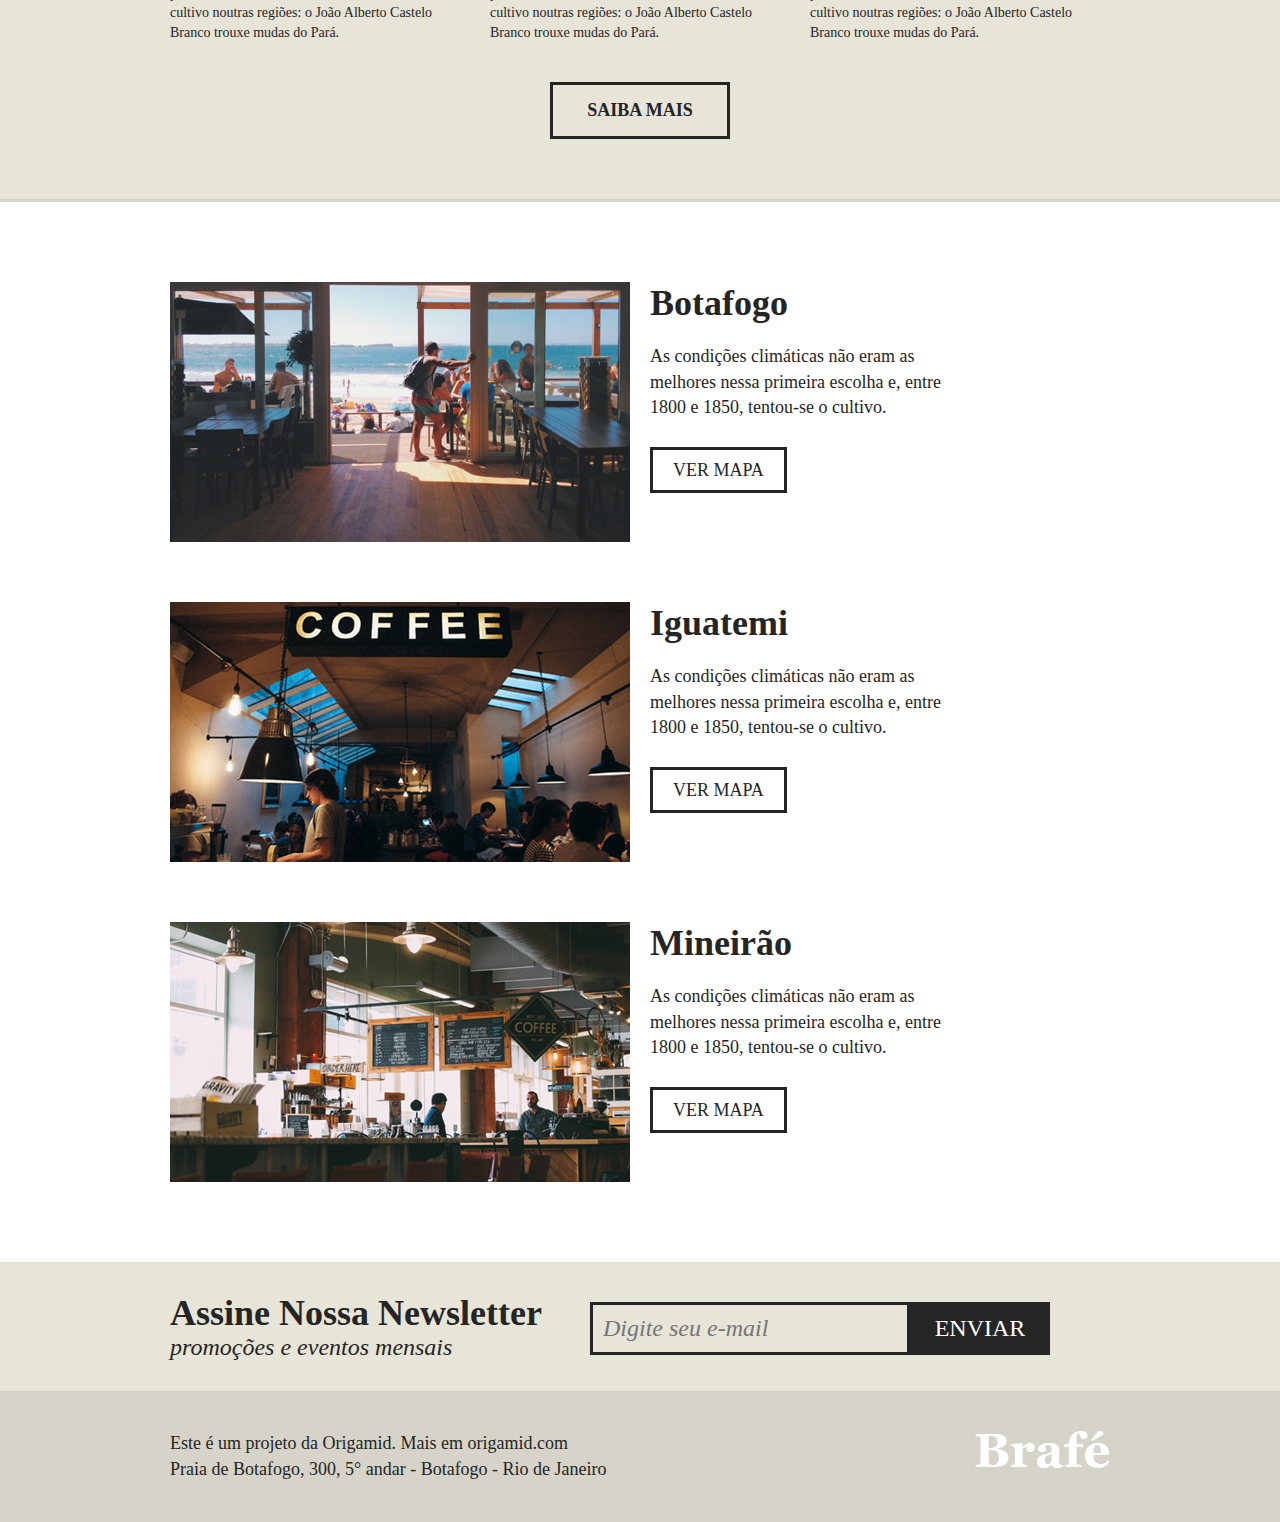
<file: brafe-1/puro/index.html>
<!DOCTYPE html>
<html lang="pt-br">
<head>
    <meta charset="UTF-8">
    <meta name="viewport" content="width=device-width, initial-scale=1.0, shrink-to-fit=no">
    <link rel="stylesheet" type="text/css" href="css/style.css">
    <title>Brafé 1</title>
</head>
<body>

    <header class="menu">
        <div class="menu-container">
            <a class="menu-logo" href="#"><img src="img/brafe.png" alt="Brafé"></a>
            <nav class="menu-nav">
                <ul>
                    <li><a href="#">Sobre</a></li>
                    <li><a href="#">Produtos</a></li>
                    <li><a href="#">Portfólio</a></li>
                    <li><a href="#">Contato</a></li>
                </ul>
            </nav>
        </div>
    </header>

    <main class="intro">
        <h1>Cafés com a cara<br>do Brasil</h1>
        <p>Direto das fazendas de Minas Gerais</p>
    </main>

    <section class="sobre">
        <h2>Uma mistura de </h2>
        <div class="sobre-container">
            <div class="sobre-item">
                <img src="img/cafe-1.jpg" alt="">
                <h3>amor</h3>
            </div>
            
            <div class="sobre-item">
                <img src="img/cafe-2.jpg" alt="">
                <h3>perfeição</h3>
            </div>
        </div>
        <p>O café é uma bebida produzida a partir dos grãos torrados do fruto do cafeeiro. É servido tradicionamente quente mas, também pode ser consumido gelado. Ele é um estimulante por possuir cafeína - geralmente 80 a 140mg para cada 207 ml dependendo do método de preparação.</p>
    </section>

    <section class="produtos">
        <div class="produtos-container">
            <div class="produtos-item">
                <h2 class="produtos-paulista">Paulista</h2>
                <p>As condições climáticas não eram as melhores nessa primeira escolha e, entre 1800 e 1850, tentou-se o cultivo noutras regiões: o João Alberto Castelo Branco trouxe mudas do Pará.</p>
            </div>

            <div class="produtos-item">
                <h2 class="produtos-carioca">Carioca</h2>
                <p>As condições climáticas não eram as melhores nessa primeira escolha e, entre 1800 e 1850, tentou-se o cultivo noutras regiões: o João Alberto Castelo Branco trouxe mudas do Pará.</p>
            </div>

            <div class="produtos-item">
                <h2 class="produtos-mineiro">Mineiro</h2>
                <p>As condições climáticas não eram as melhores nessa primeira escolha e, entre 1800 e 1850, tentou-se o cultivo noutras regiões: o João Alberto Castelo Branco trouxe mudas do Pará.</p>
            </div>
        </div>
        <a class="produtos-btn" href="#">Saiba Mais</a>
    </section>

    <section class="locais">
        <div class="locais-item">
            <img src="img/botafogo.jpg" alt="Brafé unidade Botafogo">
            <div>
                <h2>Botafogo</h2>
                <p>As condições climáticas não eram as melhores nessa primeira escolha e, entre 1800 e 1850, tentou-se o cultivo.</p>
                <a href="#">Ver Mapa</a>
            </div>
        </div>
        
        <div class="locais-item">
            <img src="img/iguatemi.jpg" alt="Brafé unidade Iguatemi">
            <div>
                <h2>Iguatemi</h2>
                <p>As condições climáticas não eram as melhores nessa primeira escolha e, entre 1800 e 1850, tentou-se o cultivo.</p>
                <a href="#">Ver Mapa</a>
            </div>
        </div>
        
        <div class="locais-item">
            <img src="img/mineirao.jpg" alt="Brafé unidade Mineirão">
            <div>
                <h2>Mineirão</h2>
                <p>As condições climáticas não eram as melhores nessa primeira escolha e, entre 1800 e 1850, tentou-se o cultivo.</p>
                <a href="#">Ver Mapa</a>
            </div>
        </div>
    </section>

    <section class="assine">
        <div class="assine-container">
            <div class="assine-info">
                <h2>Assine Nossa Newsletter</h2>
                <p>promoções e eventos mensais</p>
            </div>
            <form>
                <label>Email</label>
                <input type="text" placeholder="Digite seu e-mail">
                <button type="submit">Enviar</button>
            </form>
        </div>
    </section>
    
    <footer class="footer">
        <div class="footer-container">
            <p>Este é um projeto da Origamid. Mais em origamid.com<br>Praia de Botafogo, 300, 5° andar - Botafogo - Rio de Janeiro</p>
            <img src="img/brafe.png" alt="Brafé">
        </div>
    </footer>
</body>
</html>
</file>
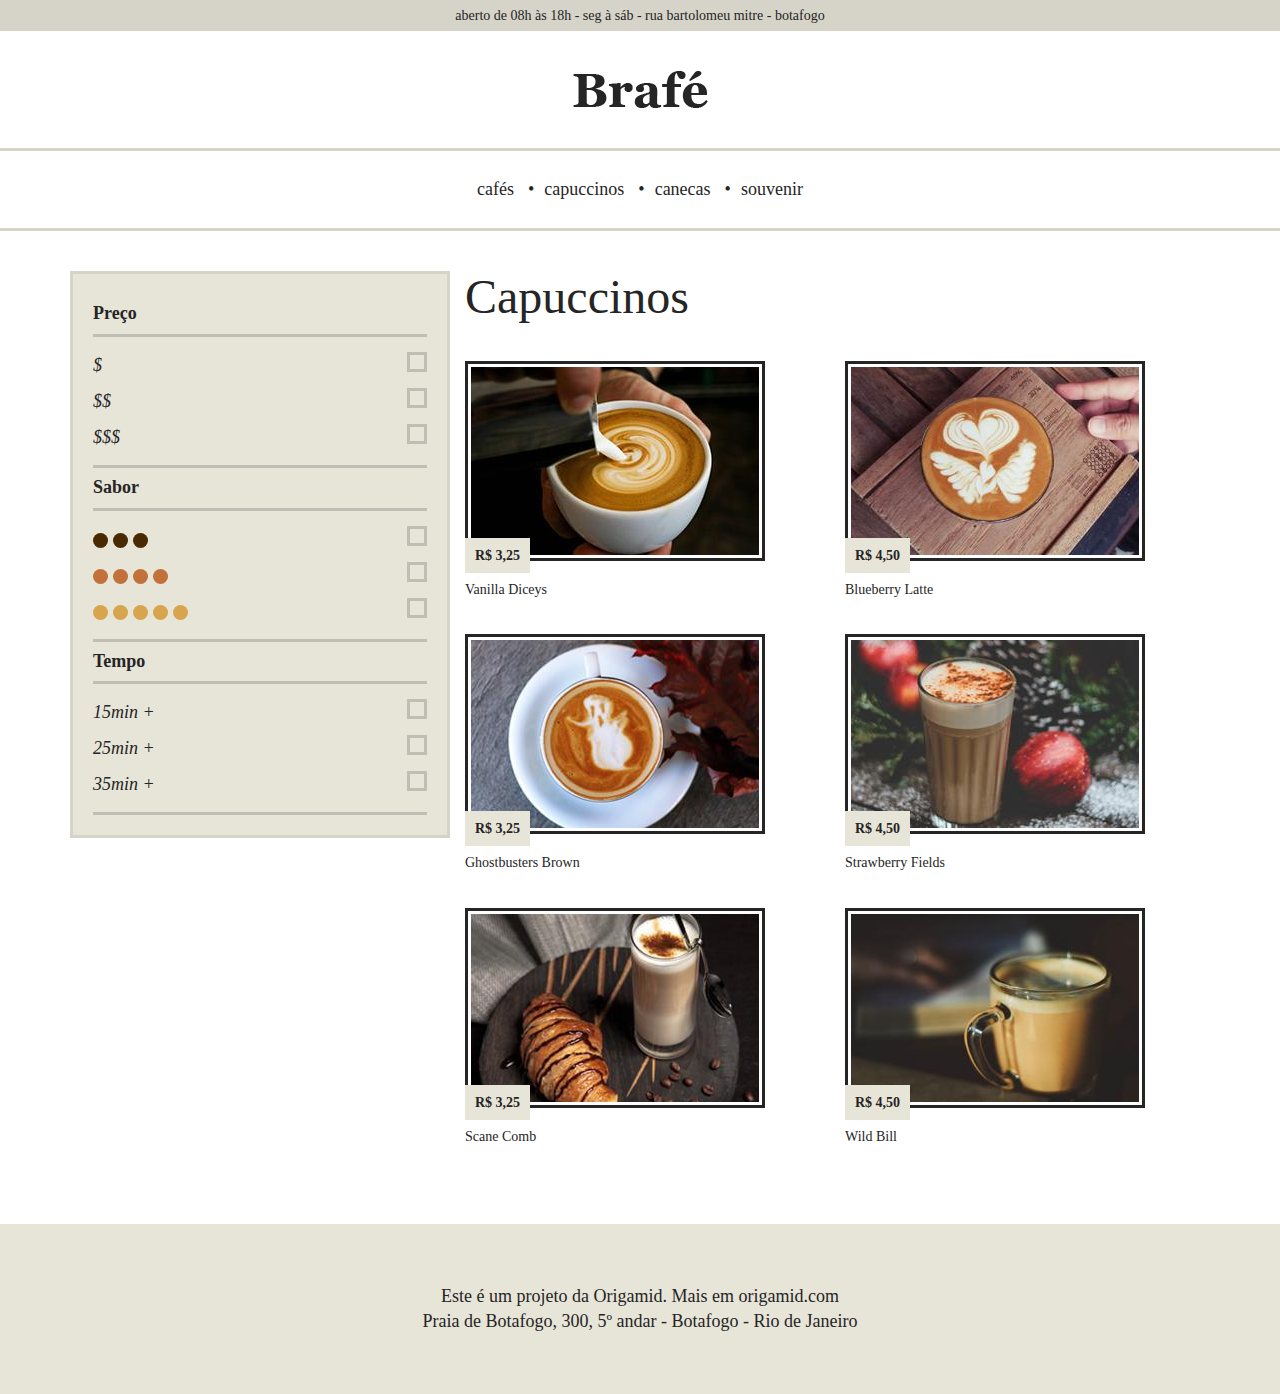
<file: brafe-2/bootstrap/index.html>
<!DOCTYPE html>
<html>
<head>
	<title>Brafé 2</title>
	<meta charset="utf-8">
	<meta name="viewport" content="width=device-width, initial-scale=1, shrink-to-fit=no">
	<link rel="stylesheet" type="text/css" href="css/bootstrap.min.css">
	<link rel="stylesheet" type="text/css" href="css/style.css">
</head>
<body>
	
	<header>
		<div class="header-informacoes">
			<p>aberto de 08h às 18h - seg à sáb - rua bartolomeu mitre - botafogo</p>
		</div>
		<a class="header-logo" href="index.html">
			<img src="img/brafe.png" alt="Brafé">
		</a>
		<nav class="header-menu">
			<ul>
				<li><a href="#">cafés</a></li>
				<li><a href="#">capuccinos</a></li>
				<li><a href="#">canecas</a></li>
				<li><a href="#">souvenir</a></li>
			</ul>
		</nav>
	</header>
	
	<div class="container">
		<div class="row">
			<nav class="filtro col-md-4">
				<h2>Preço</h2>
				<ul>
					<li>$</li>
					<li>$$</li>
					<li>$$$</li>
				</ul>
				<h2>Sabor</h2>
				<ul class="sabor">
					<li><span class="sabor-3">Marrom</span></li>
					<li><span class="sabor-4">Laranja</span></li>
					<li><span class="sabor-5">Amarelo</span></li>
				</ul>
				<h2>Tempo</h2>
				<ul>
					<li>15min +</li>
					<li>25min +</li>
					<li>35min +</li>
				</ul>
			</nav>
			
			<section class="produtos col-md-8">
				<h1>Capuccinos</h1>
				<ul class="row">
					<li class="col-6">
						<img src="img/cafe-1.jpg" alt="Café 1">
						<span>R$ 3,25</span>
						<h2>Vanilla Diceys</h2>
					</li>
					
					<li class="col-6">
						<img src="img/cafe-2.jpg" alt="Café 1">
						<span>R$ 4,50</span>
						<h2>Blueberry Latte</h2>
					</li>
					
					<li class="col-6">
						<img src="img/cafe-3.jpg" alt="Café 1">
						<span>R$ 3,25</span>
						<h2>Ghostbusters Brown</h2>
					</li>
					
					<li class="col-6">
						<img src="img/cafe-4.jpg" alt="Café 1">
						<span>R$ 4,50</span>
						<h2>Strawberry Fields</h2>
					</li>
					
					<li class="col-6">
						<img src="img/cafe-5.jpg" alt="Café 1">
						<span>R$ 3,25</span>
						<h2>Scane Comb</h2>
					</li>
					
					<li class="col-6">
						<img src="img/cafe-6.jpg" alt="Café 1">
						<span>R$ 4,50</span>
						<h2>Wild Bill</h2>
					</li>
				</ul>
			</section>
		</div>
	</div>
	
	<footer class="footer">
		<p>Este é um projeto da Origamid. Mais em origamid.com</p>
		<p>Praia de Botafogo, 300, 5º andar - Botafogo - Rio de Janeiro</p>
	</footer>
	
</body>
</html>
</file>
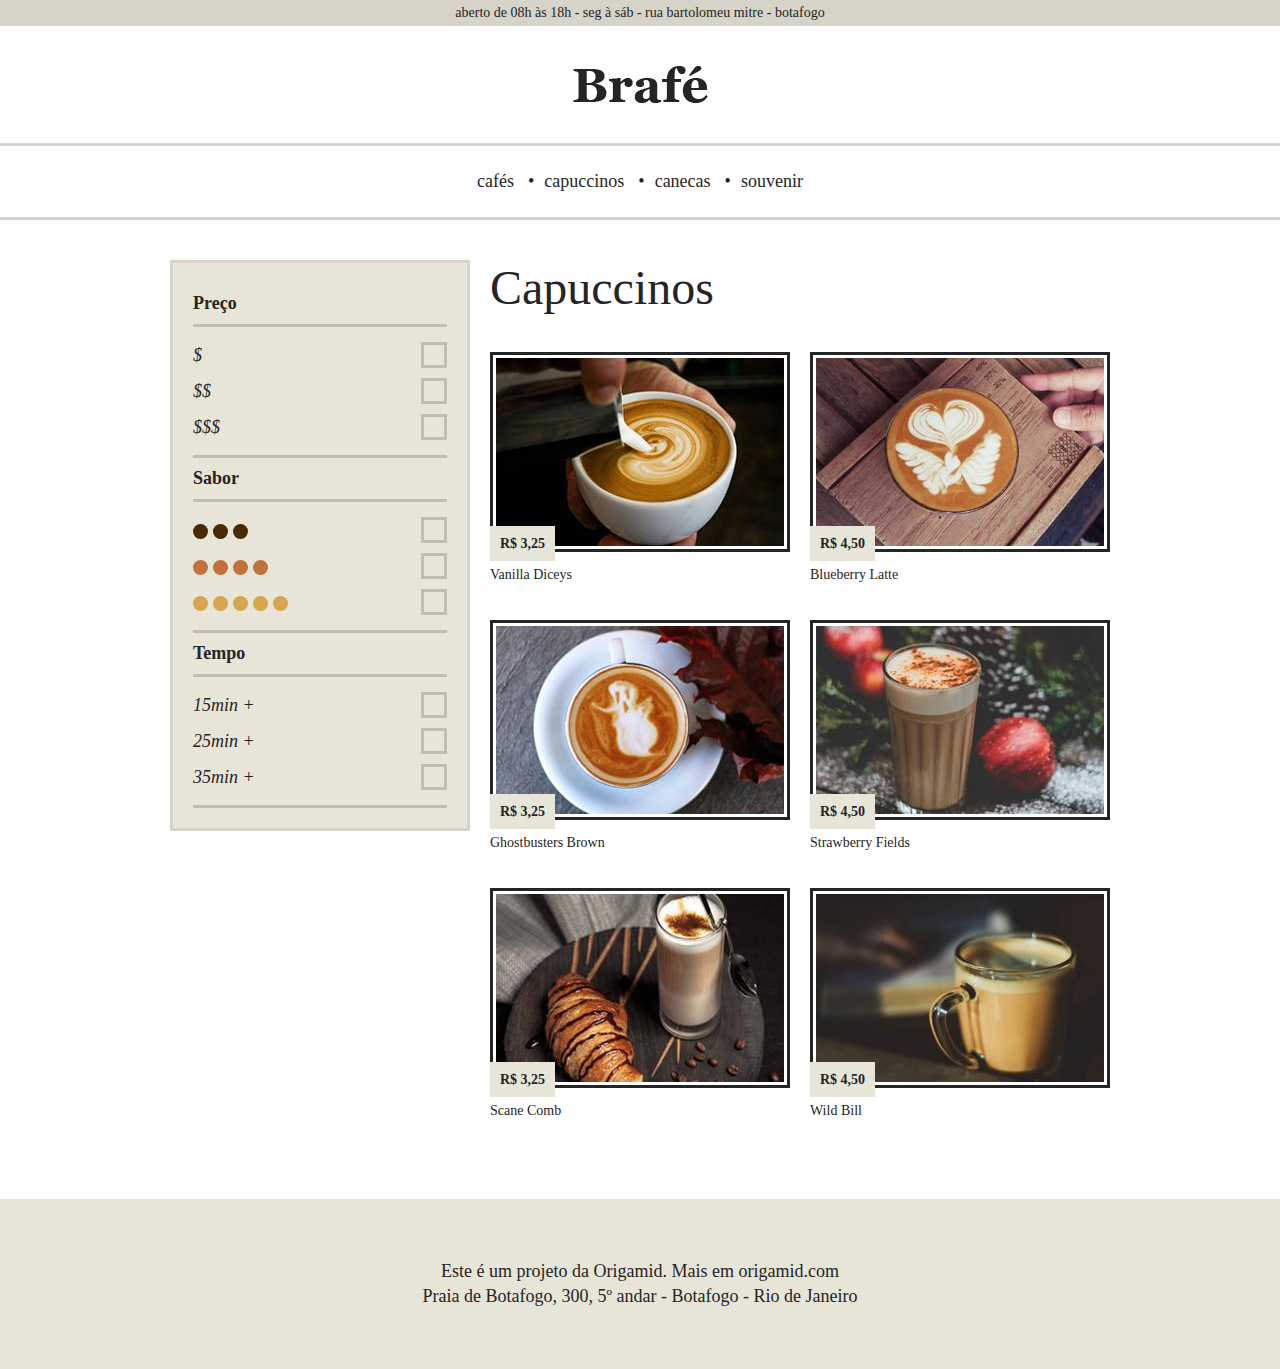
<file: brafe-2/flex/index.html>
<!DOCTYPE html>
<html>
<head>
	<title>Brafé 2</title>
	<meta charset="utf-8">
	<meta name="viewport" content="width=device-width, initial-scale=1, shrink-to-fit=no">
	<link rel="stylesheet" type="text/css" href="css/flex.css">
	<link rel="stylesheet" type="text/css" href="css/style.css">
</head>
<body>
	
	<header>
		<div class="header-informacoes">
			<p>aberto de 08h às 18h - seg à sáb - rua bartolomeu mitre - botafogo</p>
		</div>
		<a class="header-logo" href="index.html">
			<img src="img/brafe.png" alt="Brafé">
		</a>
		<nav class="header-menu">
			<ul>
				<li><a href="#">cafés</a></li>
				<li><a href="#">capuccinos</a></li>
				<li><a href="#">canecas</a></li>
				<li><a href="#">souvenir</a></li>
			</ul>
		</nav>
	</header>
	
	<div class="flex">
		<nav class="filtro flex-item-4">
			<h2>Preço</h2>
			<ul>
				<li>$</li>
				<li>$$</li>
				<li>$$$</li>
			</ul>
			<h2>Sabor</h2>
			<ul class="sabor">
				<li><span class="sabor-3">Marrom</span></li>
				<li><span class="sabor-4">Laranja</span></li>
				<li><span class="sabor-5">Amarelo</span></li>
			</ul>
			<h2>Tempo</h2>
			<ul>
				<li>15min +</li>
				<li>25min +</li>
				<li>35min +</li>
			</ul>
		</nav>
		
		<section class="produtos flex-item-8">
			<h1>Capuccinos</h1>
			<ul class="flex-row">
				<li class="flex-item-6">
					<img src="img/cafe-1.jpg" alt="Café 1">
					<span>R$ 3,25</span>
					<h2>Vanilla Diceys</h2>
				</li>
				
				<li class="flex-item-6">
					<img src="img/cafe-2.jpg" alt="Café 1">
					<span>R$ 4,50</span>
					<h2>Blueberry Latte</h2>
				</li>
				
				<li class="flex-item-6">
					<img src="img/cafe-3.jpg" alt="Café 1">
					<span>R$ 3,25</span>
					<h2>Ghostbusters Brown</h2>
				</li>
				
				<li class="flex-item-6">
					<img src="img/cafe-4.jpg" alt="Café 1">
					<span>R$ 4,50</span>
					<h2>Strawberry Fields</h2>
				</li>
				
				<li class="flex-item-6">
					<img src="img/cafe-5.jpg" alt="Café 1">
					<span>R$ 3,25</span>
					<h2>Scane Comb</h2>
				</li>
				
				<li class="flex-item-6">
					<img src="img/cafe-6.jpg" alt="Café 1">
					<span>R$ 4,50</span>
					<h2>Wild Bill</h2>
				</li>
			</ul>
		</section>
	</div>
	
	<footer class="footer">
		<p>Este é um projeto da Origamid. Mais em origamid.com</p>
		<p>Praia de Botafogo, 300, 5º andar - Botafogo - Rio de Janeiro</p>
	</footer>
	
</body>
</html>
</file>
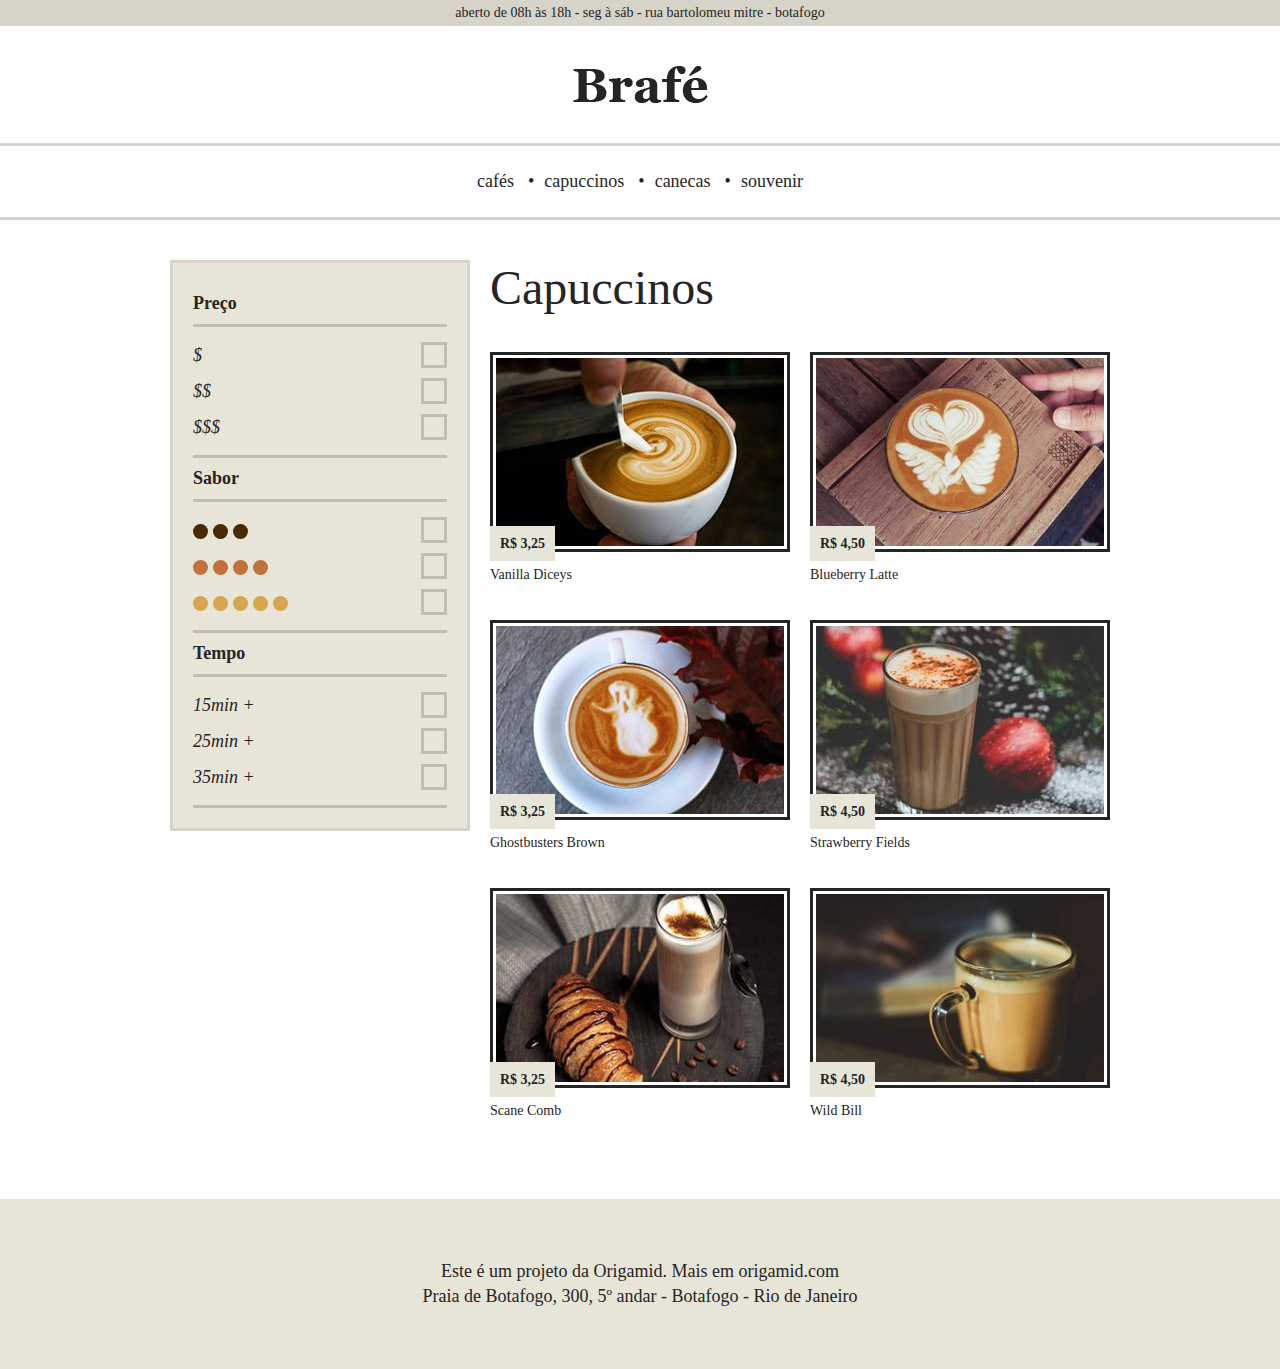
<file: brafe-2/grid/index.html>
<!DOCTYPE html>
<html>
<head>
	<title>Brafé 2</title>
	<meta charset="utf-8">
	<meta name="viewport" content="width=device-width, initial-scale=1, shrink-to-fit=no">
	<link rel="stylesheet" type="text/css" href="css/grid.css">
	<link rel="stylesheet" type="text/css" href="css/style.css">
</head>
<body>
	
	<header>
		<div class="header-informacoes">
			<p>aberto de 08h às 18h - seg à sáb - rua bartolomeu mitre - botafogo</p>
		</div>
		<a class="header-logo" href="index.html">
			<img src="img/brafe.png" alt="Brafé">
		</a>
		<nav class="header-menu">
			<ul>
				<li><a href="#">cafés</a></li>
				<li><a href="#">capuccinos</a></li>
				<li><a href="#">canecas</a></li>
				<li><a href="#">souvenir</a></li>
			</ul>
		</nav>
	</header>
	
	<div class="container">
		<nav class="filtro grid-4">
			<h2>Preço</h2>
			<ul>
				<li>$</li>
				<li>$$</li>
				<li>$$$</li>
			</ul>
			<h2>Sabor</h2>
			<ul class="sabor">
				<li><span class="sabor-3">Marrom</span></li>
				<li><span class="sabor-4">Laranja</span></li>
				<li><span class="sabor-5">Amarelo</span></li>
			</ul>
			<h2>Tempo</h2>
			<ul>
				<li>15min +</li>
				<li>25min +</li>
				<li>35min +</li>
			</ul>
		</nav>
		
		<section class="produtos grid-8">
			<h1>Capuccinos</h1>
			<ul class="row-mobile">
				<li class="grid-mobile-6">
					<img src="img/cafe-1.jpg" alt="Café 1">
					<span>R$ 3,25</span>
					<h2>Vanilla Diceys</h2>
				</li>
				
				<li class="grid-mobile-6">
					<img src="img/cafe-2.jpg" alt="Café 1">
					<span>R$ 4,50</span>
					<h2>Blueberry Latte</h2>
				</li>
				
				<li class="grid-mobile-6">
					<img src="img/cafe-3.jpg" alt="Café 1">
					<span>R$ 3,25</span>
					<h2>Ghostbusters Brown</h2>
				</li>
				
				<li class="grid-mobile-6">
					<img src="img/cafe-4.jpg" alt="Café 1">
					<span>R$ 4,50</span>
					<h2>Strawberry Fields</h2>
				</li>
				
				<li class="grid-mobile-6">
					<img src="img/cafe-5.jpg" alt="Café 1">
					<span>R$ 3,25</span>
					<h2>Scane Comb</h2>
				</li>
				
				<li class="grid-mobile-6">
					<img src="img/cafe-6.jpg" alt="Café 1">
					<span>R$ 4,50</span>
					<h2>Wild Bill</h2>
				</li>
			</ul>
		</section>
	</div>
	
	<footer class="footer">
		<p>Este é um projeto da Origamid. Mais em origamid.com</p>
		<p>Praia de Botafogo, 300, 5º andar - Botafogo - Rio de Janeiro</p>
	</footer>
	
</body>
</html>
</file>
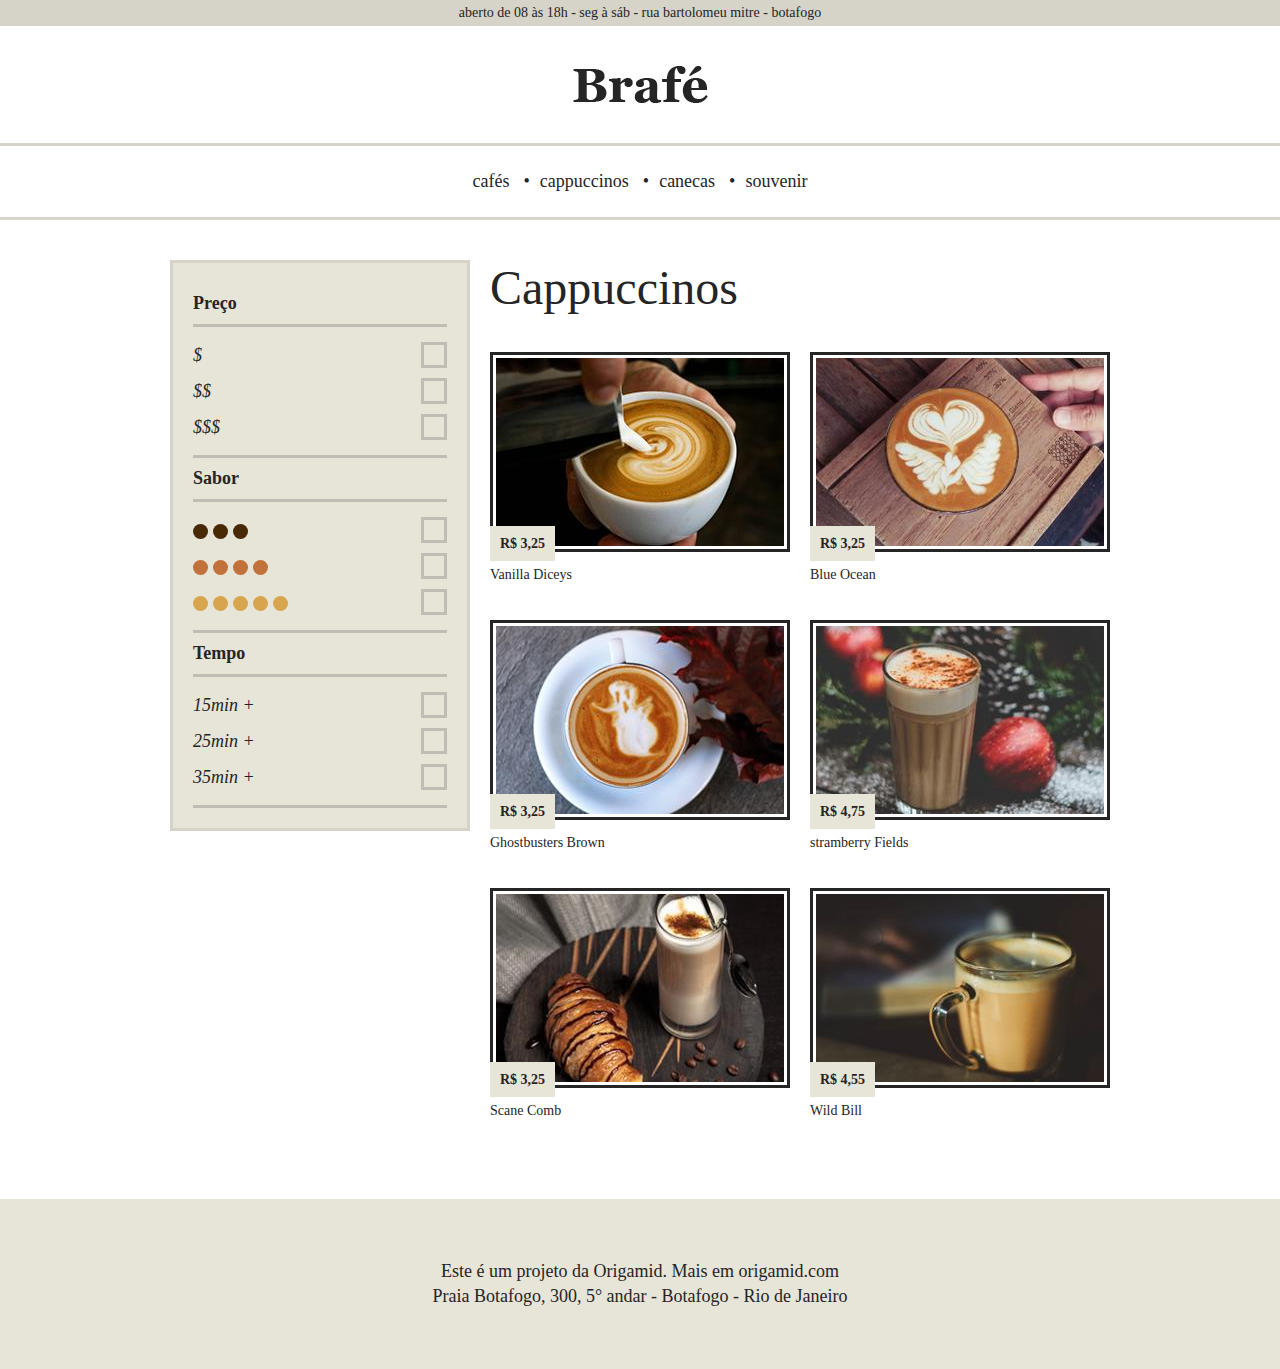
<file: brafe-2/puro/index.html>
<!DOCTYPE html>
<html lang="pt-br">
<head>
    <meta charset="UTF-8">
    <meta name="viewport" content="width=device-width, initial-scale=1.0">
    <link rel="stylesheet" href="css/style.css">
    <title>Brafé 2 - Puro</title>
</head>
<body>
    <header>
        <div class="header-informacoes">
            <p>aberto de 08 às 18h - seg à sáb - rua bartolomeu mitre - botafogo</p>
        </div>
        <a class="header-logo" href="index.html">
            <img src="img/brafe.png" alt="Brafé 2">
        </a>
        <nav class="header-menu">
            <ul>
                <li><a href="#">cafés</a></li>
                <li><a href="#">cappuccinos</a></li>
                <li><a href="#">canecas</a></li>
                <li><a href="#">souvenir</a></li>
            </ul>
        </nav>
    </header>

    <div class="container">
        <nav class="filtro">
            <h2>Preço</h2>
            <ul>
                <li>$</li>
                <li>$$</li>
                <li>$$$</li>
            </ul>

            <h2>Sabor</h2>
            <ul class="sabor">
                <li><span class="sabor-3">marrom</span></li>
                <li><span class="sabor-4">laranja</span></li>
                <li><span class="sabor-5">amarelo</span></li>
            </ul>

            <h2>Tempo</h2>
            <ul>
                <li>15min +</li>
                <li>25min +</li>
                <li>35min +</li>
            </ul>
        </nav>

        <section class="produtos">
            <h1>Cappuccinos</h1>
            <ul>
                <li>
                    <img src="img/cafe-1.jpg" alt="Café 1">
                    <span>R$ 3,25</span>
                    <h2>Vanilla Diceys</h2>
                </li>
                <li>
                    <img src="img/cafe-2.jpg" alt="Café 2">
                    <span>R$ 3,25</span>
                    <h2>Blue Ocean</h2>
                </li>
                <li>
                    <img src="img/cafe-3.jpg" alt="Café 3">
                    <span>R$ 3,25</span>
                    <h2>Ghostbusters Brown</h2>
                </li>
                <li>
                    <img src="img/cafe-4.jpg" alt="Café 4">
                    <span>R$ 4,75</span>
                    <h2>stramberry Fields</h2>
                </li>
                <li>
                    <img src="img/cafe-5.jpg" alt="Café 5">
                    <span>R$ 3,25</span>
                    <h2>Scane Comb</h2>
                </li>
                <li>
                    <img src="img/cafe-6.jpg" alt="Café 6">
                    <span>R$ 4,55</span>
                    <h2>Wild Bill</h2>
                </li>
            </ul>
        </section>
    </div>

    <footer class="footer">
        <p>Este é um projeto da Origamid. Mais em origamid.com</p>
        <p>Praia Botafogo, 300, 5° andar - Botafogo - Rio de Janeiro</p>
    </footer>
</body>
</html>
</file>
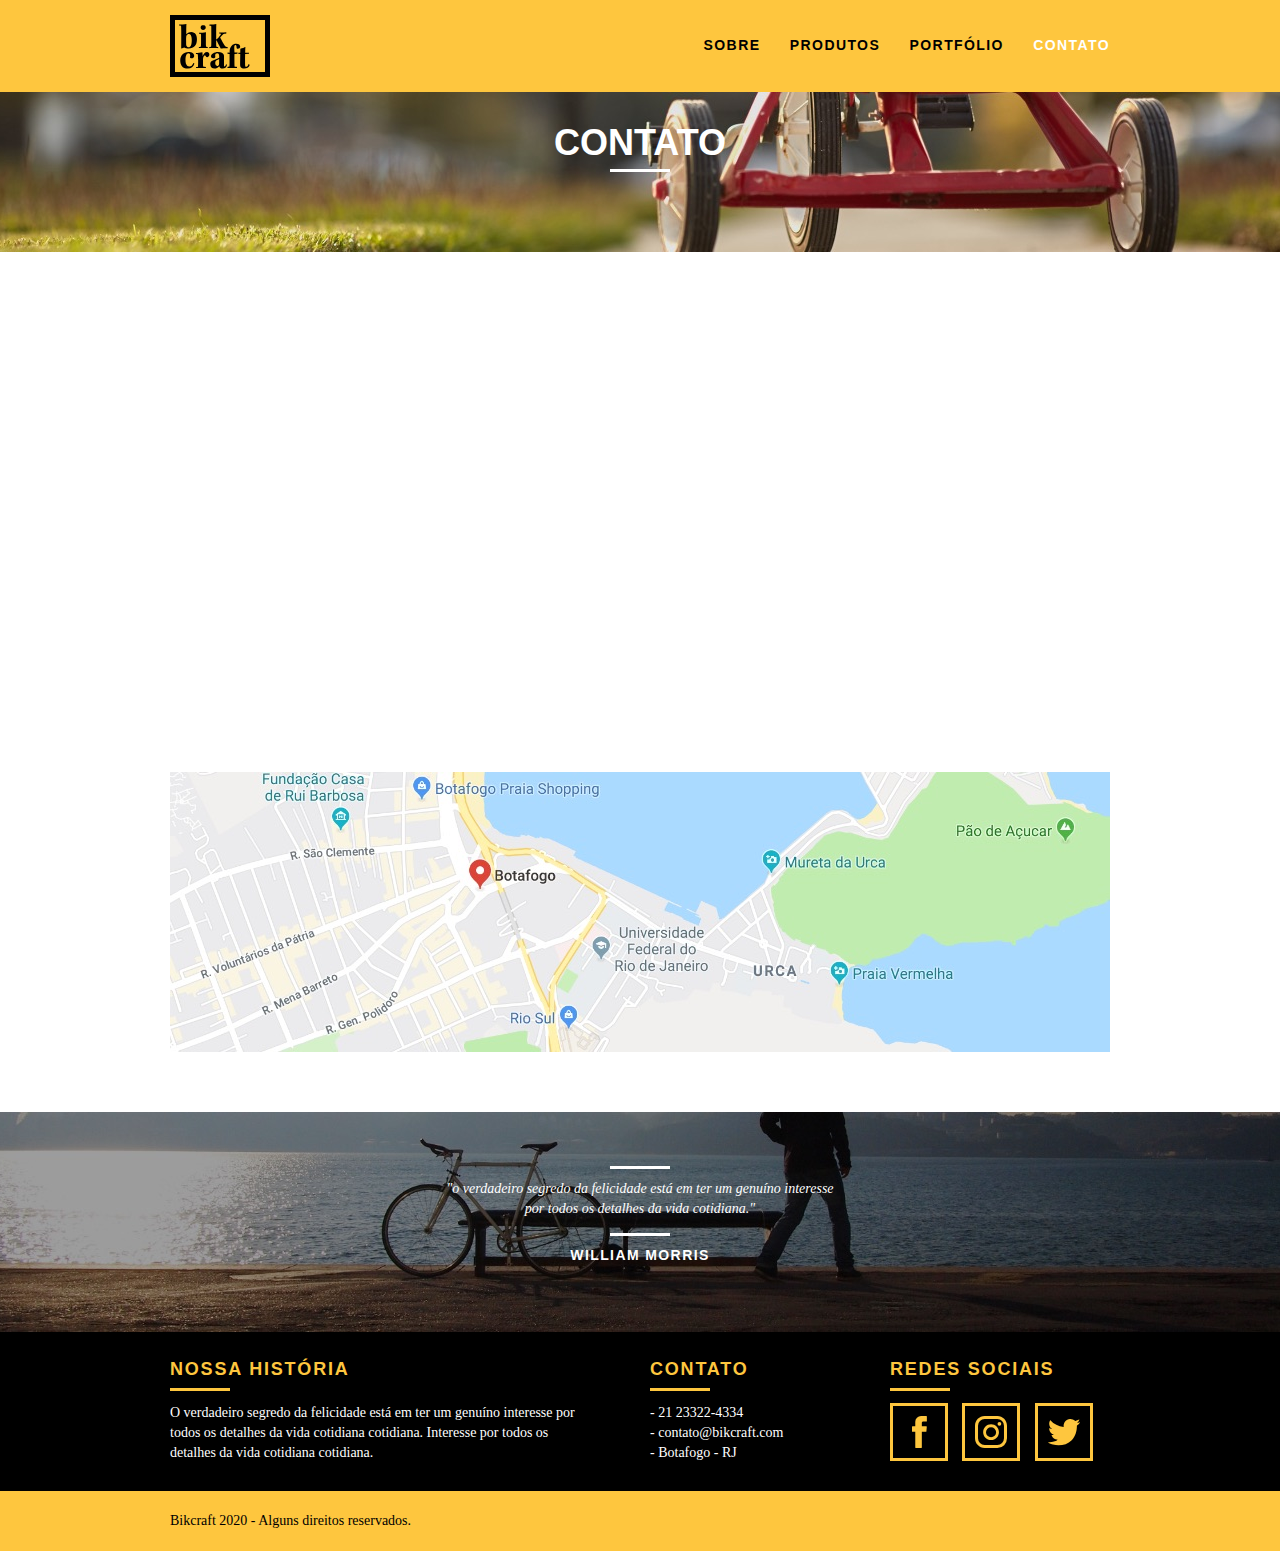
<file: bikcraft/contato.html>
<!DOCTYPE html>
<html lang="pt-br">

<head>
    <meta charset="UTF-8">
    <meta name="viewport" content="width=device-width, initial-scale=1.0">
    <title>Bikcraft - Contato - 21 99889-9999</title>
    <meta name="description" content="Entre em contato para solicitar a sua bicicleta personalizada.">
    <meta property="og:type" content="website"/>
    <meta property="og:title" content="Contato - 21 99889-9999"/>
    <meta property="og:description" content="Entre em contato para solicitar a sua bicicleta personalizada."/>
    <meta property="og:url" content="http://bikcraft.com/contato.html"/>
    <meta property="og:image" content="http://bikcraft.com/img/og-image.png"/>
    <link rel="shortcut icon" href="favicon.ico">
    <link rel="stylesheet" href="css/style.css">
    <script>document.documentElement.classList.add("js")</script>
</head>

<body>
    <header class="header">
        <div class="container">
            <a href="index.html" class="grid-4">
                <img src="img/bikcraft.svg" alt="">
            </a>
            <nav class="header_menu grid-12">
                <ul>
                    <li><a href="sobre.html">Sobre</a></li>
                    <li><a href="produtos.html">Produtos</a></li>
                    <li><a href="portfolio.html">Portfólio</a></li>
                    <li><a href="contato.html" class="menu_ativo">Contato</a></li>
                </ul>
            </nav>
        </div>
    </header>

    <section class="introducao_interna interna_contato">
        <div class="container">
            <h1 data-anime="400" class="fadeInDown">Contato</h1>
            <p data-anime="800" class="fadeInDown">tire as suas dúvidas com a gente</p>
        </div>
    </section>

    <section class="contato container fadeInDown" data-anime="1200">
        <form action="" id="form_orcamento" method="POST" action="./enviar.php" class="contato_form grid-8 formphp">
            <label for="nome">Nome</label>
            <input type="text" id="nome" name="nome" required>
            <label for="email">Email</label>
            <input type="email" id="email" name="email" required>
            <label for="telefone">Telefone</label>
            <input type="text" id="telefone" name="telefone">

            <label class="nao-aparece">Se você não é um robô, deixe em branco.</label>
            <input type="text" class="nao-aparece" name="leaveblank">
            <label class="nao-aparece">Se você não é um robô, não mude esse campo.</label>
            <input type="text" class="nao-aparece" name="dontchange" value="http://">

            <label for="mensagem">Mensagem</label>
            <textarea name="mensagem" id="mensagem" name="mensagem" required></textarea>
            <button id="enviar" name="enviar" type="submit" class="btn btn-preto">Enviar</button>
        </form>

        <div class="contato_dados grid-8">
            <h3>Dados</h3>
            <span>+55 21 93223-3232</span>
            <span>orcamento@bikcraft.com</span>
            <span>Rua Ali Perto - Botafogo - RJ</span>
            <span>Rio de Janeiro - RJ</span>
            <h3>Redes sociais</h3>
            <ul>
                <li><a href="http://facebook.com" target="_blank"><img src="img/redes-sociais/facebook.svg"
                            alt="Facebook bikcraft"></a></li>
                <li><a href="http://instagram.com" target="_blank"><img src="img/redes-sociais/instagram.svg"
                            alt="Instragram bikcraft"></a></li>
                <li><a href="http://twitter.com" target="_blank"><img src="img/redes-sociais/twitter.svg"
                            alt="Twitter bikcraft"></a></li>
            </ul>
        </div>
    </section>

    <section class="container contato_mapa">
        <a href="http://google.com" target="_blank" class="grid-16"><img src="img/endereco-bikcraft.jpg" alt="Endereço Bikcraft"></a>
    </section>

    <div class="quebra">
        <blockquote class="quote-externo container">
            <p>"o verdadeiro segredo da felicidade está em ter um genuíno interesse por todos os detalhes da vida
                cotidiana."</p>
            <cite>William Morris</cite>
        </blockquote>
    </div>

    <footer>
        <div class="footer">
            <div class="container">

                <div class="grid-8 footer_historia">
                    <h3>Nossa história</h3>
                    <p>O verdadeiro segredo da felicidade está em ter um genuíno interesse por todos os detalhes da vida cotidiana cotidiana. Interesse por todos os detalhes da vida cotidiana cotidiana.</p>
                </div>
                
                <div class="grid-4 footer_contato">
                    <h3>Contato</h3>
                    <ul>
                        <li>- 21 23322-4334</li>
                        <li>- contato@bikcraft.com</li>
                        <li>- Botafogo - RJ</li>
                    </ul>
                </div>

                <div class="grid-4 footer_redes">
                    <h3>Redes Sociais</h3>
                    <ul>
                        <li><a href="http://facebook.com" target="_blank"><img src="img/redes-sociais/facebook.svg" alt="Facebook bikcraft"></a></li>
                        <li><a href="http://instagram.com" target="_blank"><img src="img/redes-sociais/instagram.svg" alt="Instragram bikcraft"></a></li>
                        <li><a href="http://twitter.com" target="_blank"><img src="img/redes-sociais/twitter.svg" alt="Twitter bikcraft"></a></li>
                    </ul>
                </div>
            </div>
        </div>
        <div class="copy">
            <div class="container">
                <p class="grid-16">Bikcraft 2020 - Alguns direitos reservados.</p>
            </div>
        </div>
    </footer>
    
    <script type="text/javascript" src="js/simple-anime.js"></script>
    <script type="text/javascript" src="js/simple-form.js"></script>
    <script type="text/javascript" src="js/script.js"></script>
</body>

</html>
</file>
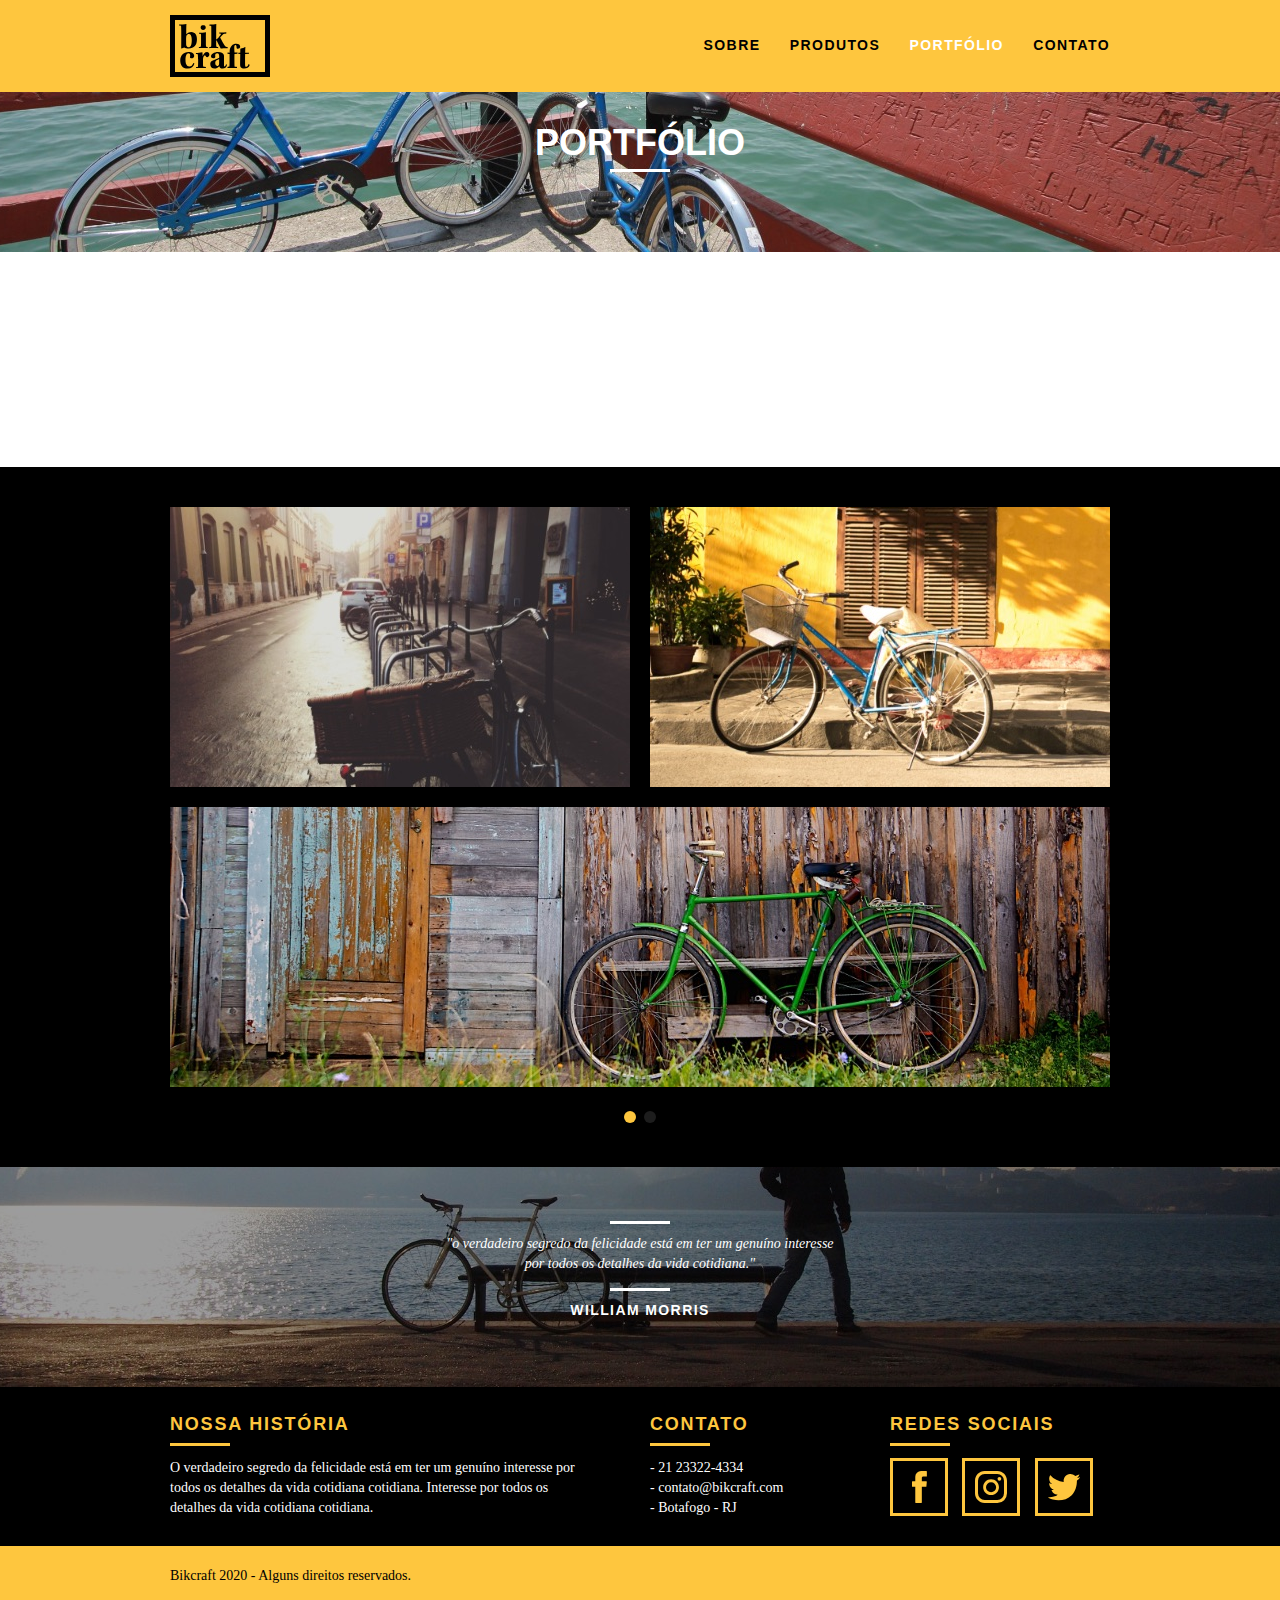
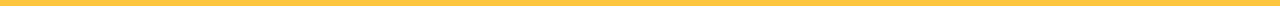
<file: bikcraft/portfolio.html>
<!DOCTYPE html>
<html lang="pt-br">

<head>
    <meta charset="UTF-8">
    <meta name="viewport" content="width=device-width, initial-scale=1.0">
    <title>Bikcraft - Conheça o portfolio de clientes.</title>
    <meta name="description" content="Conheça o portfolio de clientes.">
    <meta property="og:type" content="website"/>
    <meta property="og:title" content="Bikcraft - Conheça o portfolio de clientes."/>
    <meta property="og:description" content="Conheça o portfolio de clientes."/>
    <meta property="og:url" content="http://bikcraft.com/portfolio.html"/>
    <meta property="og:image" content="http://bikcraft.com/img/og-image.png"/>
    <link rel="shortcut icon" href="favicon.ico">
    <link rel="stylesheet" href="css/style.css">
    <script>document.documentElement.classList.add("js")</script>
</head>

<body>
    <header class="header">
        <div class="container">
            <a href="index.html" class="grid-4">
                <img src="img/bikcraft.svg" alt="">
            </a>
            <nav class="header_menu grid-12">
                <ul>
                    <li><a href="sobre.html">Sobre</a></li>
                    <li><a href="produtos.html">Produtos</a></li>
                    <li><a href="portfolio.html" class="menu_ativo">Portfólio</a></li>
                    <li><a href="contato.html">Contato</a></li>
                </ul>
            </nav>
        </div>
    </header>

    <section class="introducao_interna interna_portfolio">
        <div class="container">
            <h1 data-anime="400" class="fadeInDown">Portfólio</h1>
            <p data-anime="800" class="fadeInDown">conheça os projetos que amamos mostrar</p>
        </div>
    </section>

    <section class="container" data-slide="quote" data-anime="1200">
        <blockquote class="quote_cliente">
            <p>"Pedalar sempre foi a minha paixão, o que o pessoal da Bikcraft fez foi itensificar o meu amor por essa atividade. Recomendo a todos que amo."</p>
            <cite>Barbara Moss</cite>
        </blockquote>
        
        <blockquote class="quote_cliente">
            <p>"Nada melhor do que dar um rolê com a minha Bikcraft na orla. Essa é a minha companheira mais fiel, nunca me traiu e está sempre a minha disposição."</p>
            <cite>Jhony Ratto</cite>
        </blockquote>
        
        <blockquote class="quote_cliente">
            <p>"Aqueles que ainda não possuem uma Bikcraft, não sabem o que estão perdendo. Aqueles que ainda não possuem uma Bikcraft, não sabem o que estão perdendo."</p>
            <cite>Bernardo</cite>
        </blockquote>
    </section>

    <section class="portfolio">
        <div class="container" data-slide="portfolio">
            <ul class="portfolio_lista">
                <li class="grid-8"><img src="img/portfolio/retro.jpg" alt="Bicicleta retro."></li>
                <li class="grid-8"><img src="img/portfolio/passeio.jpg" alt="Bicicleta passeio."></li>
                <li class="grid-16"><img src="img/portfolio/esporte.jpg" alt="Bicicleta esporte."></li>
            </ul>
            <ul class="portfolio_lista">
                <li class="grid-8"><img src="img/portfolio/passeio.jpg" alt="Bicicleta passeio."></li>
                <li class="grid-8"><img src="img/portfolio/retro.jpg" alt="Bicicleta retro."></li>
                <li class="grid-16"><img src="img/portfolio/esporte.jpg" alt="Bicicleta esporte."></li>
            </ul>
        </div>
    </section>
    
    <div class="quebra">
        <blockquote class="quote-externo container">
            <p>"o verdadeiro segredo da felicidade está em ter um genuíno interesse por todos os detalhes da vida
                cotidiana."</p>
            <cite>William Morris</cite>
        </blockquote>
    </div>

    <footer>
        <div class="footer">
            <div class="container">

                <div class="grid-8 footer_historia">
                    <h3>Nossa história</h3>
                    <p>O verdadeiro segredo da felicidade está em ter um genuíno interesse por todos os detalhes da vida cotidiana cotidiana. Interesse por todos os detalhes da vida cotidiana cotidiana.</p>
                </div>
                
                <div class="grid-4 footer_contato">
                    <h3>Contato</h3>
                    <ul>
                        <li>- 21 23322-4334</li>
                        <li>- contato@bikcraft.com</li>
                        <li>- Botafogo - RJ</li>
                    </ul>
                </div>

                <div class="grid-4 footer_redes">
                    <h3>Redes Sociais</h3>
                    <ul>
                        <li><a href="http://facebook.com" target="_blank"><img src="img/redes-sociais/facebook.svg" alt="Facebook bikcraft"></a></li>
                        <li><a href="http://instagram.com" target="_blank"><img src="img/redes-sociais/instagram.svg" alt="Instragram bikcraft"></a></li>
                        <li><a href="http://twitter.com" target="_blank"><img src="img/redes-sociais/twitter.svg" alt="Twitter bikcraft"></a></li>
                    </ul>
                </div>
            </div>
        </div>
        <div class="copy">
            <div class="container">
                <p class="grid-16">Bikcraft 2020 - Alguns direitos reservados.</p>
            </div>
        </div>
    </footer>

    <script type="text/javascript" src="js/simple-anime.js"></script>
    <script src="./js/simple-slide.js"></script>
    <script src="./js/script.js"></script>
</body>

</html>
</file>
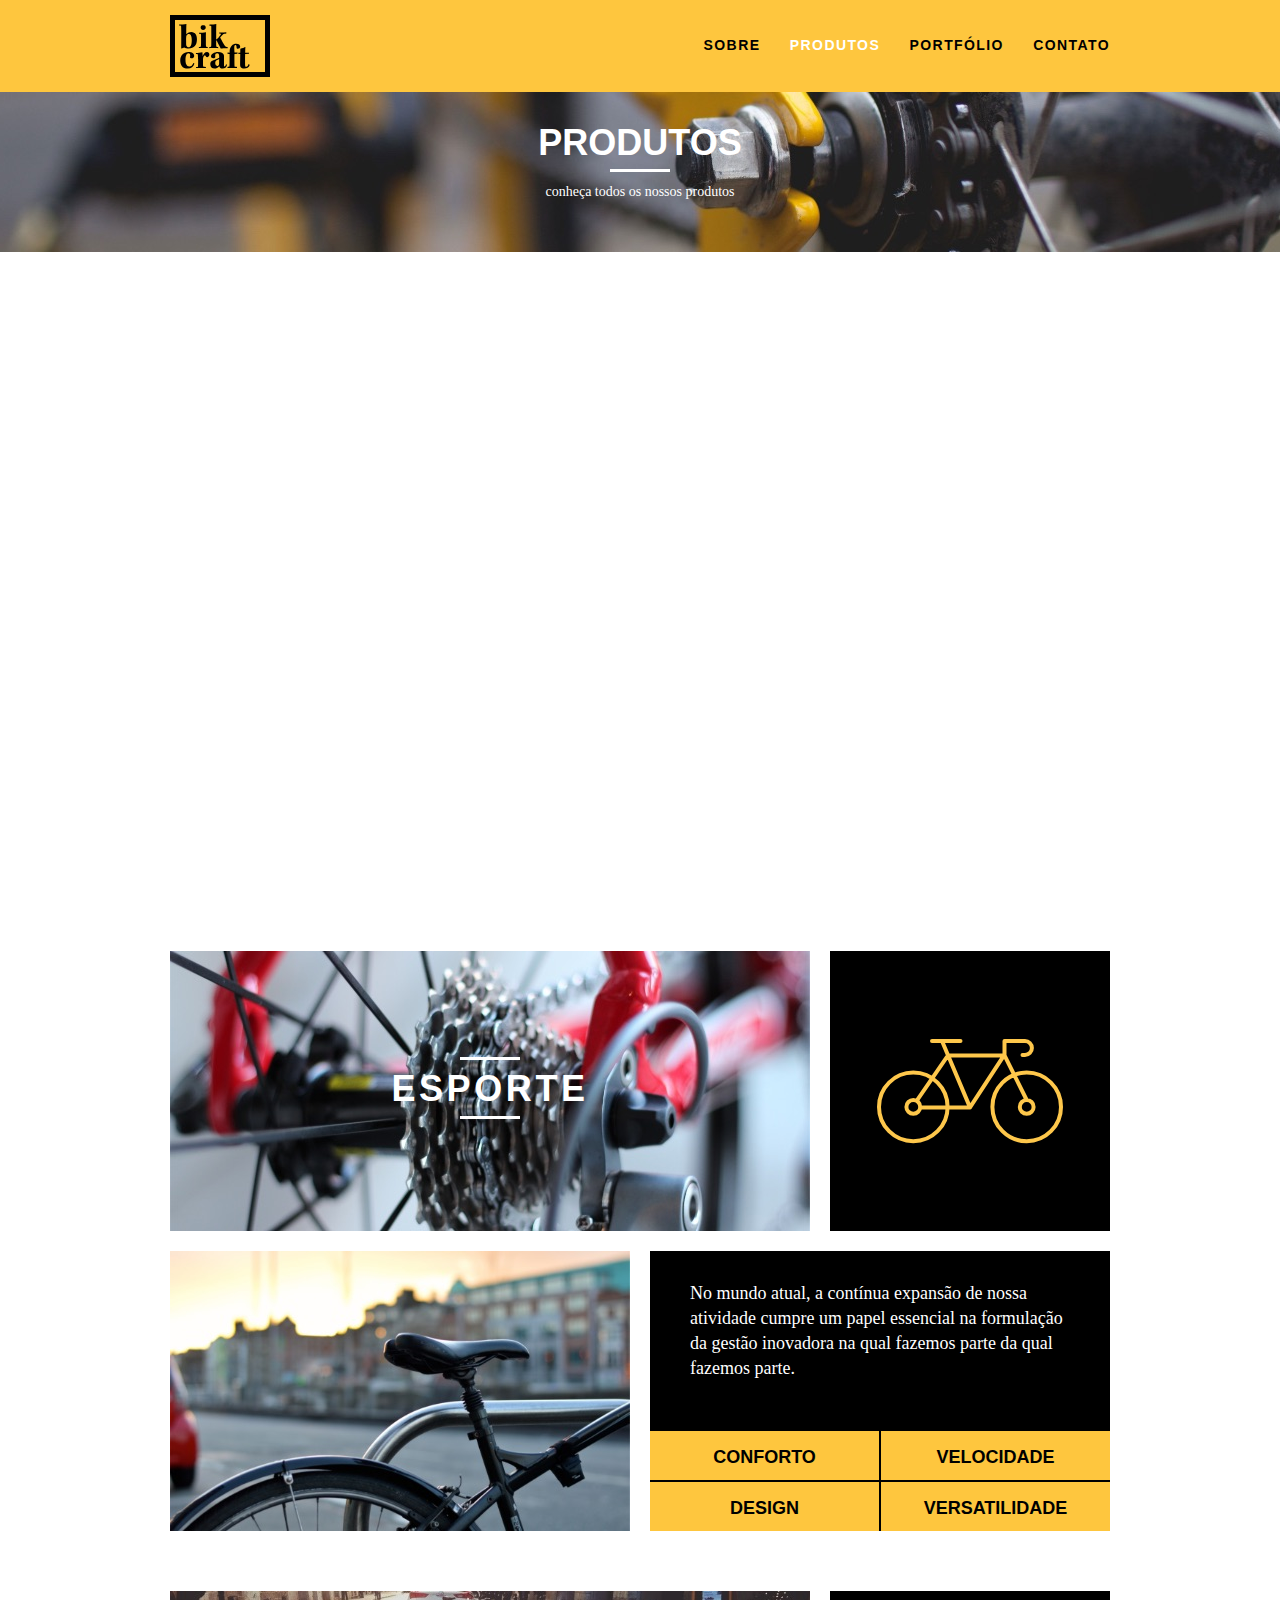
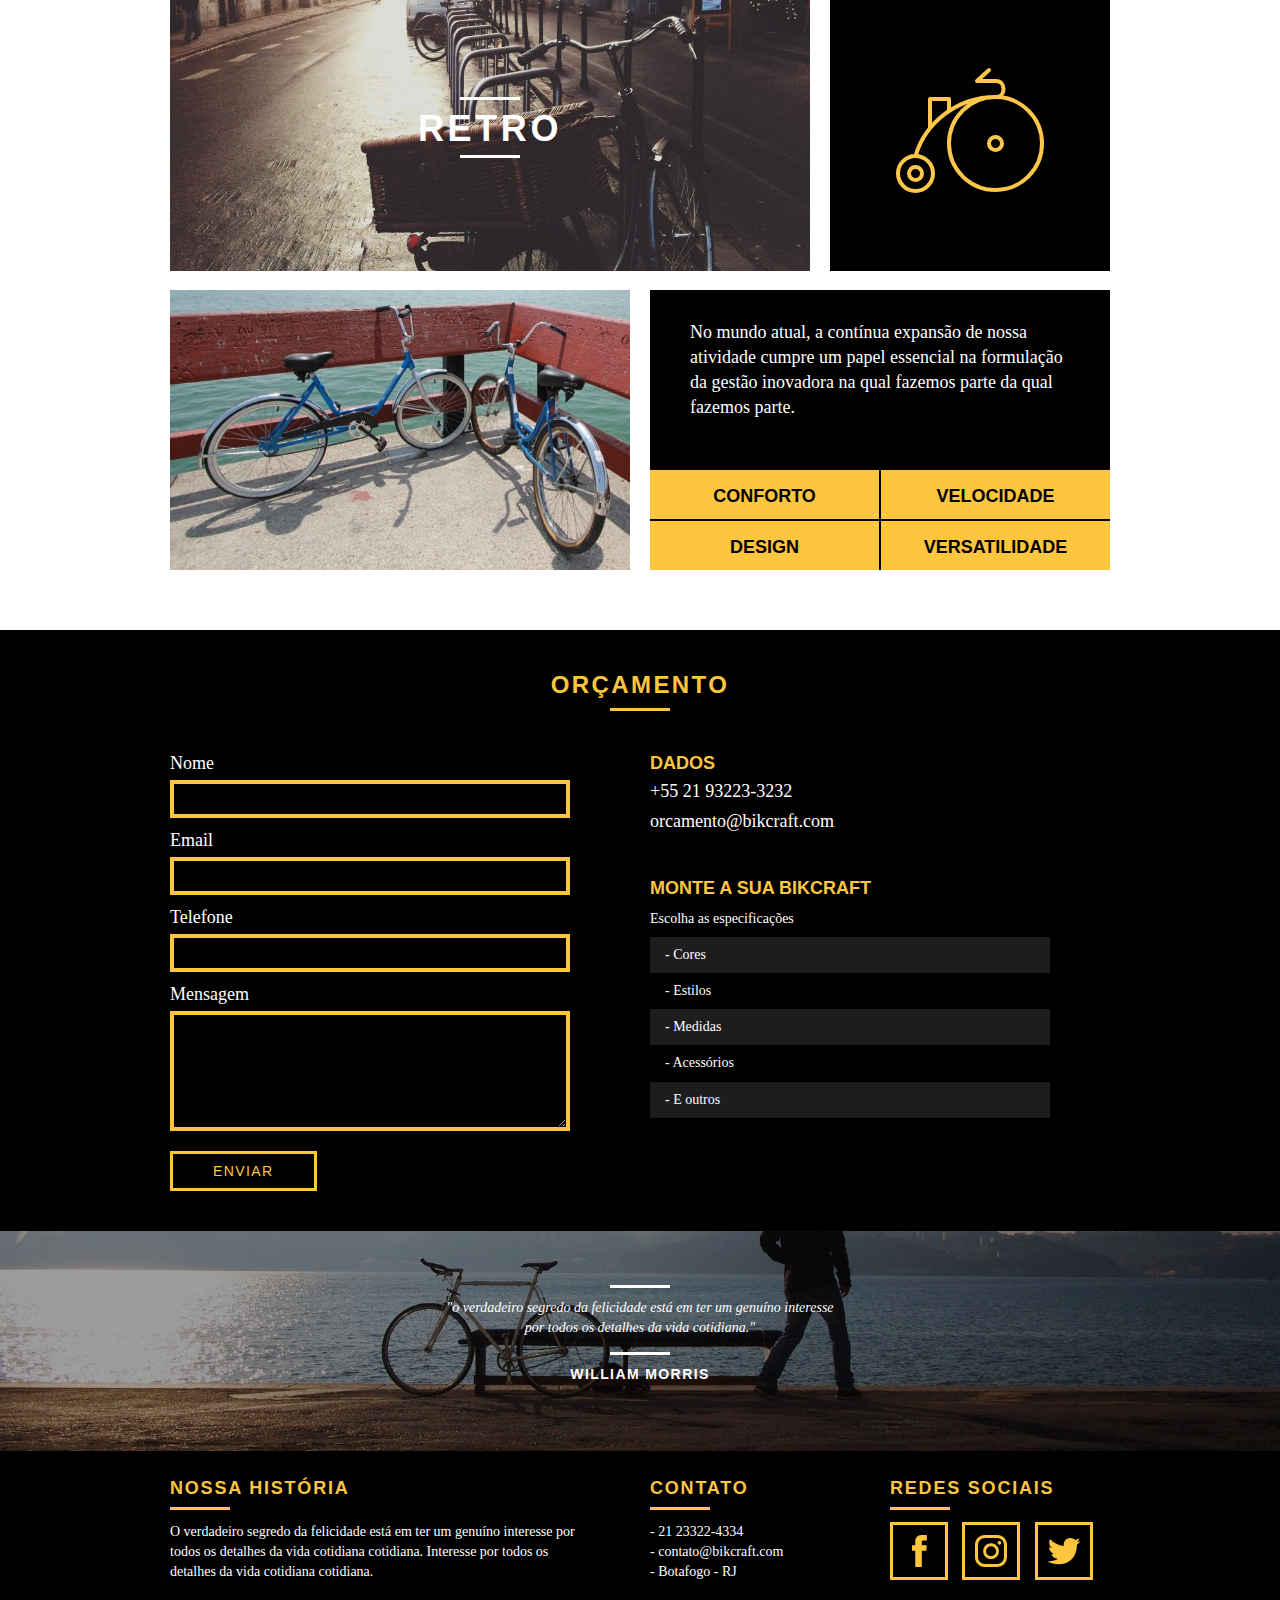
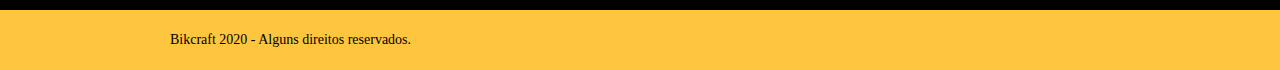
<file: bikcraft/produtos.html>
<!DOCTYPE html>
<html lang="pt-br">

<head>
    <meta charset="UTF-8">
    <meta name="viewport" content="width=device-width, initial-scale=1.0">
    <title>Bikcraft - Conheça as linhas Passeio, Retrô e Esporte</title>
    <meta name="description" content="Conheça as linhas Passeio, Retrô e Esporte">
    <meta property="og:type" content="website"/>
    <meta property="og:title" content="Bikcraft - Conheça as linhas Passeio, Retrô e Esporte"/>
    <meta property="og:description" content="Conheça as linhas Passeio, Retrô e Esporte"/>
    <meta property="og:url" content="http://bikcraft.com/produtos.html"/>
    <meta property="og:image" content="http://bikcraft.com/img/og-image.png"/>
    <link rel="shortcut icon" href="favicon.ico">
    <link rel="stylesheet" href="css/style.css">
    <script>document.documentElement.classList.add("js")</script>
</head>

<body>
    <header class="header">
        <div class="container">
            <a href="index.html" class="grid-4">
                <img src="img/bikcraft.svg" alt="">
            </a>
            <nav class="header_menu grid-12">
                <ul>
                    <li><a href="sobre.html">Sobre</a></li>
                    <li><a href="produtos.html" class="menu_ativo">Produtos</a></li>
                    <li><a href="portfolio.html">Portfólio</a></li>
                    <li><a href="contato.html">Contato</a></li>
                </ul>
            </nav>
        </div>
    </header>

    <section class="introducao_interna interna_produtos">
        <div class="container">
            <h1 data-anime="400" class="fadeInDown">Produtos</h1>
            <p data-anime="800" class="fadeInDown">conheça todos os nossos produtos</p>
        </div>
    </section>

    <section class="container produto_item fadeInDown" data-anime="1200">
        <div class="grid-11">
            <img src="img/produtos/bikcraft-passeio-1.jpg" alt="Bikcraft passeio.">
            <h2>Passeio</h2>
        </div>
        <div class="grid-5 produto_icone"><img src="img/produtos/passeio.svg" alt="Bikcraft passeio icone."></div>
        <div class="grid-8"><img src="img/produtos/bikcraft-passeio-2.jpg" alt="Bikcraft passeio."></div>
        <div class="grid-8 produto_info">
            <p>No mundo atual, a contínua expansão de nossa atividade cumpre um papel essencial na formulação da gestão inovadora na qual fazemos parte da qual fazemos parte.</p>
            <ul>
                <li>Conforto</li>
                <li>Velocidade</li>
                <li>Design</li>
                <li>Versatilidade</li>
            </ul>
        </div>
    </section>

    <section class="container produto_item">
        <div class="grid-11">
            <img src="img/produtos/bikcraft-esporte-1.jpg" alt="Bikcraft esporte.">
            <h2>Esporte</h2>
        </div>
        <div class="grid-5 produto_icone"><img src="img/produtos/esporte.svg" alt="Bikcraft esporte icone."></div>
        <div class="grid-8"><img src="img/produtos/bikcraft-esporte-2.jpg" alt="Bikcraft esporte."></div>
        <div class="grid-8 produto_info">
            <p>No mundo atual, a contínua expansão de nossa atividade cumpre um papel essencial na formulação da gestão inovadora na qual fazemos parte da qual fazemos parte.</p>
            <ul>
                <li>Conforto</li>
                <li>Velocidade</li>
                <li>Design</li>
                <li>Versatilidade</li>
            </ul>
        </div>
    </section>

    <section class="container produto_item">
        <div class="grid-11">
            <img src="img/produtos/bikcraft-retro-1.jpg" alt="Bikcraft retro.">
            <h2>Retro</h2>
        </div>
        <div class="grid-5 produto_icone"><img src="img/produtos/retro.svg" alt="Bikcraft retro icone."></div>
        <div class="grid-8"><img src="img/produtos/bikcraft-retro-2.jpg" alt="Bikcraft retro."></div>
        <div class="grid-8 produto_info">
            <p>No mundo atual, a contínua expansão de nossa atividade cumpre um papel essencial na formulação da gestão inovadora na qual fazemos parte da qual fazemos parte.</p>
            <ul>
                <li>Conforto</li>
                <li>Velocidade</li>
                <li>Design</li>
                <li>Versatilidade</li>
            </ul>
        </div>
    </section>

    <section class="orcamento">
        <div class="container">
            <h2 class="subtitulo">Orçamento</h2>
            <form action="" id="form_orcamento" action="./enviar.php" method="POST" class="form grid-8 formphp">
                <label for="nome">Nome</label>
                <input type="text" id="nome" name="nome" required>
                <label for="email">Email</label>
                <input type="email" id="email" name="email" required>
                <label for="telefone">Telefone</label>
                <input type="text" id="telefone" name="telefone">
    
                <label class="nao-aparece">Se você não é um robô, deixe em branco.</label>
                <input type="text" class="nao-aparece" name="leaveblank">    
                <label class="nao-aparece">Se você não é um robô, não mude esse campo.</label>
                <input type="text" class="nao-aparece" name="dontchange" value="http://">
    
                <label for="mensagem">Mensagem</label>
                <textarea name="mensagem" id="mensagem" name="mensagem" required></textarea>
                <button id="enviar" name="enviar" type="submit" class="btn">Enviar</button>
            </form>

            <div class="orcamento_dados grid-8">
                <h3>Dados</h3>
                <span>+55 21 93223-3232</span>
                <span>orcamento@bikcraft.com</span>
                <h3>Monte a sua Bikcraft</h3>
                <p>Escolha as especificações</p>
                <ul>
                    <li>- Cores</li>
                    <li>- Estilos</li>
                    <li>- Medidas</li>
                    <li>- Acessórios</li>
                    <li>- E outros</li>
                </ul>
            </div>
        </div>
    </section>

    <div class="quebra">
        <blockquote class="quote-externo container">
            <p>"o verdadeiro segredo da felicidade está em ter um genuíno interesse por todos os detalhes da vida
                cotidiana."</p>
            <cite>William Morris</cite>
        </blockquote>
    </div>

    <footer>
        <div class="footer">
            <div class="container">

                <div class="grid-8 footer_historia">
                    <h3>Nossa história</h3>
                    <p>O verdadeiro segredo da felicidade está em ter um genuíno interesse por todos os detalhes da vida cotidiana cotidiana. Interesse por todos os detalhes da vida cotidiana cotidiana.</p>
                </div>
                
                <div class="grid-4 footer_contato">
                    <h3>Contato</h3>
                    <ul>
                        <li>- 21 23322-4334</li>
                        <li>- contato@bikcraft.com</li>
                        <li>- Botafogo - RJ</li>
                    </ul>
                </div>

                <div class="grid-4 footer_redes">
                    <h3>Redes Sociais</h3>
                    <ul>
                        <li><a href="http://facebook.com" target="_blank"><img src="img/redes-sociais/facebook.svg" alt="Facebook bikcraft"></a></li>
                        <li><a href="http://instagram.com" target="_blank"><img src="img/redes-sociais/instagram.svg" alt="Instragram bikcraft"></a></li>
                        <li><a href="http://twitter.com" target="_blank"><img src="img/redes-sociais/twitter.svg" alt="Twitter bikcraft"></a></li>
                    </ul>
                </div>
            </div>
        </div>
        <div class="copy">
            <div class="container">
                <p class="grid-16">Bikcraft 2020 - Alguns direitos reservados.</p>
            </div>
        </div>
    </footer>
    
    <script type="text/javascript" src="js/simple-anime.js"></script>
    <script type="text/javascript" src="js/simple-form.js"></script>
    <script type="text/javascript" src="js/script.js"></script>
</body>

</html>
</file>
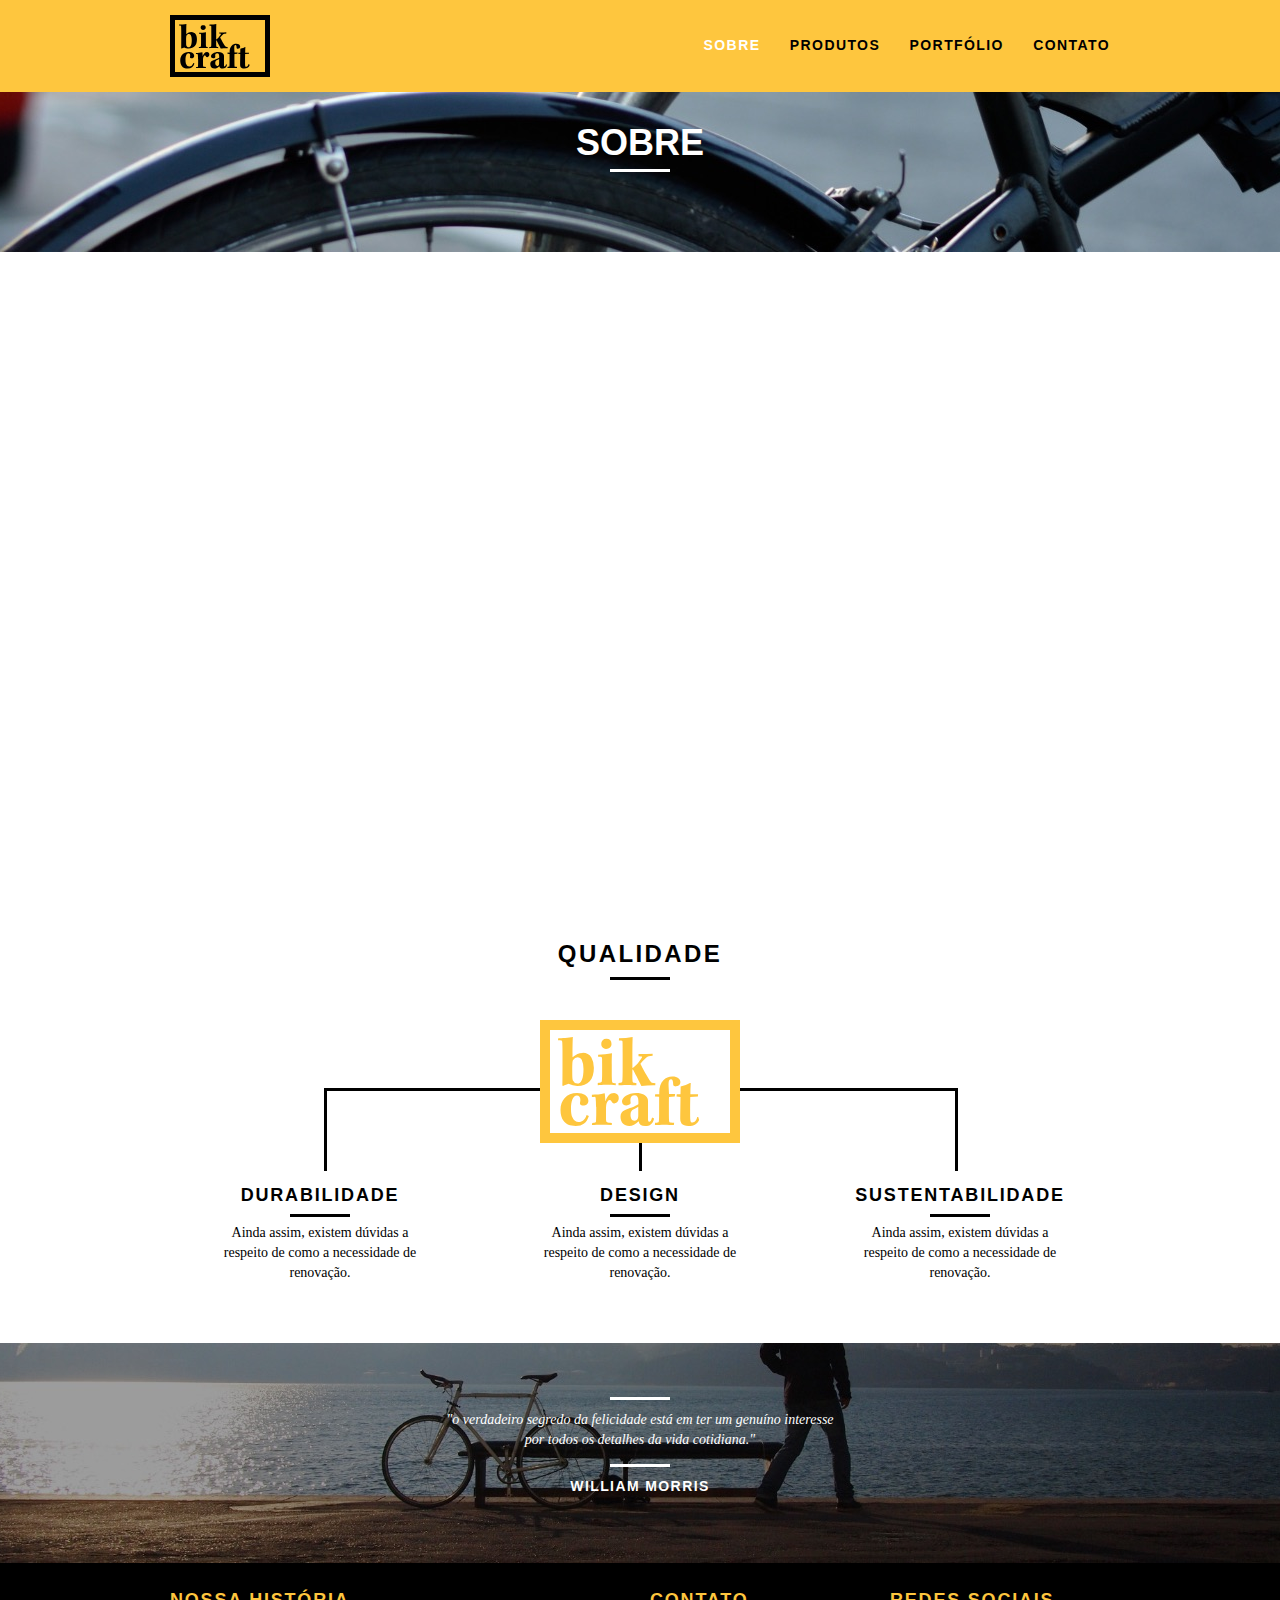
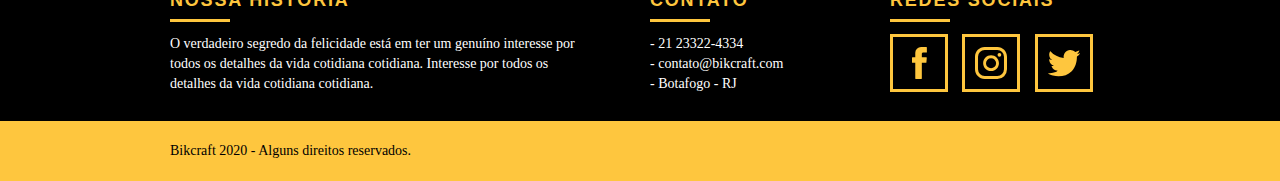
<file: bikcraft/sobre.html>
<!DOCTYPE html>
<html lang="pt-br">

<head>
    <meta charset="UTF-8">
    <meta name="viewport" content="width=device-width, initial-scale=1.0">
    <title>Bikcraft - Saiba mais sobre a gente</title>
    <meta name="description" content="Descubra a nossa história.">
    <meta property="og:type" content="website"/>
    <meta property="og:title" content="Bikcraft - Saiba mais sobre a gente"/>
    <meta property="og:description" content="Descubra a nossa história."/>
    <meta property="og:url" content="http://bikcraft.com/sobre.html"/>
    <meta property="og:image" content="http://bikcraft.com/img/og-image.png"/>
    <link rel="shortcut icon" href="favicon.ico">
    <link rel="stylesheet" href="css/style.css">
    <script>document.documentElement.classList.add("js")</script>
</head>

<body>
    <header class="header">
        <div class="container">
            <a href="index.html" class="grid-4">
                <img src="img/bikcraft.svg" alt="">
            </a>
            <nav class="header_menu grid-12">
                <ul>
                    <li><a href="sobre.html" class="menu_ativo">Sobre</a></li>
                    <li><a href="produtos.html">Produtos</a></li>
                    <li><a href="portfolio.html">Portfólio</a></li>
                    <li><a href="contato.html">Contato</a></li>
                </ul>
            </nav>
        </div>
    </header>

    <section class="introducao_interna interna_sobre">
        <div class="container">
            <h1 data-anime="400" class="fadeInDown">Sobre</h1>
            <p data-anime="800" class="fadeInDown">conheça mais sobre bikcraft</p>
        </div>
    </section>

    <section class="missao_sobre container fadeInDown" data-anime="1200">
        <div class="grid-10">
            <h2 class="subtitulo_interno">História, Missão e Valores</h2>
            <p>No mundo atual, a contínua expansão de nossa atividade cumpre um papel essencial na formulação da gestão inovadora na qual fazemos parte da qual fazemos parte.</p>
            <p>No mundo atual, a contínua expansão de nossa atividade cumpre um papel essencial na formulação da gestão inovadora na qual fazemos parte da qual fazemos parte.</p>
        </div>
        <div class="grid-6">
            <h2 class="subtitulo_interno">Valores</h2>
            <ul>
                <li>- Qualidade no processo</li>
                <li>- Foco no cliente</li>
                <li>- Diversão, preservando a</li>
                <li>- Natureza com sustentabilidade</li>
            </ul>
        </div>
        <div class="grid-16 foto_equipe">
            <img src="img/equipe-bikcraft.jpg" alt="Equipe bikcraft">
        </div>
    </section>

    <section class="qualidade container">
        <h2 class="subtitulo">Qualidade</h2>
        <img src="img/bikcraft-qualidade.svg" alt="Bikcraft">
        <ul class="qualidade_lista">
            <li class="grid-1-3">
                <h3>Durabilidade</h3>
                <p>Ainda assim, existem dúvidas a respeito de como a necessidade de renovação.</p>
            </li>

            <li class="grid-1-3">
                <h3>Design</h3>
                <p>Ainda assim, existem dúvidas a respeito de como a necessidade de renovação.</p>
            </li>

            <li class="grid-1-3">
                <h3>Sustentabilidade</h3>
                <p>Ainda assim, existem dúvidas a respeito de como a necessidade de renovação.</p>
            </li>
        </ul>
        
    </section>

    <div class="quebra">
        <blockquote class="quote-externo container">
            <p>"o verdadeiro segredo da felicidade está em ter um genuíno interesse por todos os detalhes da vida
                cotidiana."</p>
            <cite>William Morris</cite>
        </blockquote>
    </div>

    <footer>
        <div class="footer">
            <div class="container">

                <div class="grid-8 footer_historia">
                    <h3>Nossa história</h3>
                    <p>O verdadeiro segredo da felicidade está em ter um genuíno interesse por todos os detalhes da vida cotidiana cotidiana. Interesse por todos os detalhes da vida cotidiana cotidiana.</p>
                </div>
                
                <div class="grid-4 footer_contato">
                    <h3>Contato</h3>
                    <ul>
                        <li>- 21 23322-4334</li>
                        <li>- contato@bikcraft.com</li>
                        <li>- Botafogo - RJ</li>
                    </ul>
                </div>

                <div class="grid-4 footer_redes">
                    <h3>Redes Sociais</h3>
                    <ul>
                        <li><a href="http://facebook.com" target="_blank"><img src="img/redes-sociais/facebook.svg" alt="Facebook bikcraft"></a></li>
                        <li><a href="http://instagram.com" target="_blank"><img src="img/redes-sociais/instagram.svg" alt="Instragram bikcraft"></a></li>
                        <li><a href="http://twitter.com" target="_blank"><img src="img/redes-sociais/twitter.svg" alt="Twitter bikcraft"></a></li>
                    </ul>
                </div>
            </div>
        </div>
        <div class="copy">
            <div class="container">
                <p class="grid-16">Bikcraft 2020 - Alguns direitos reservados.</p>
            </div>
        </div>
    </footer>

    <script type="text/javascript" src="js/simple-anime.js"></script>
    <script type="text/javascript" src="js/script.js"></script>
</body>

</html>
</file>
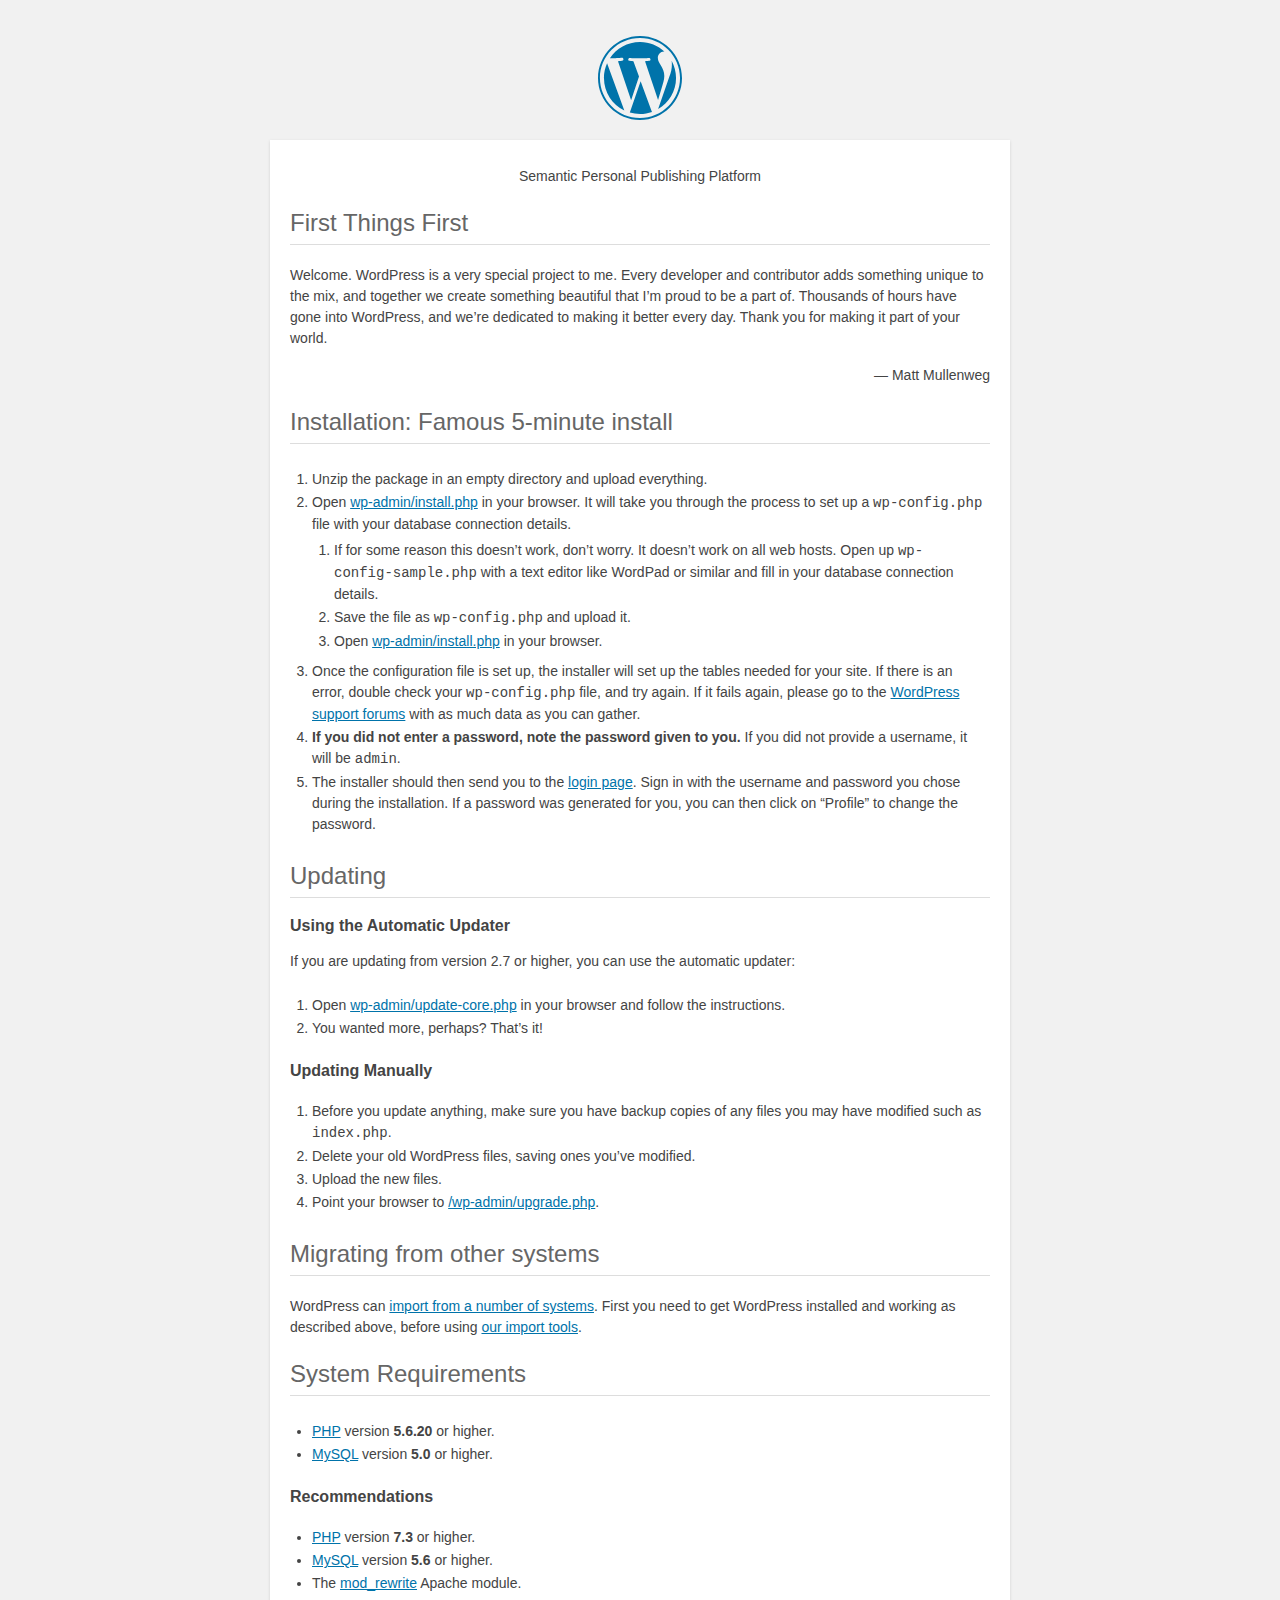
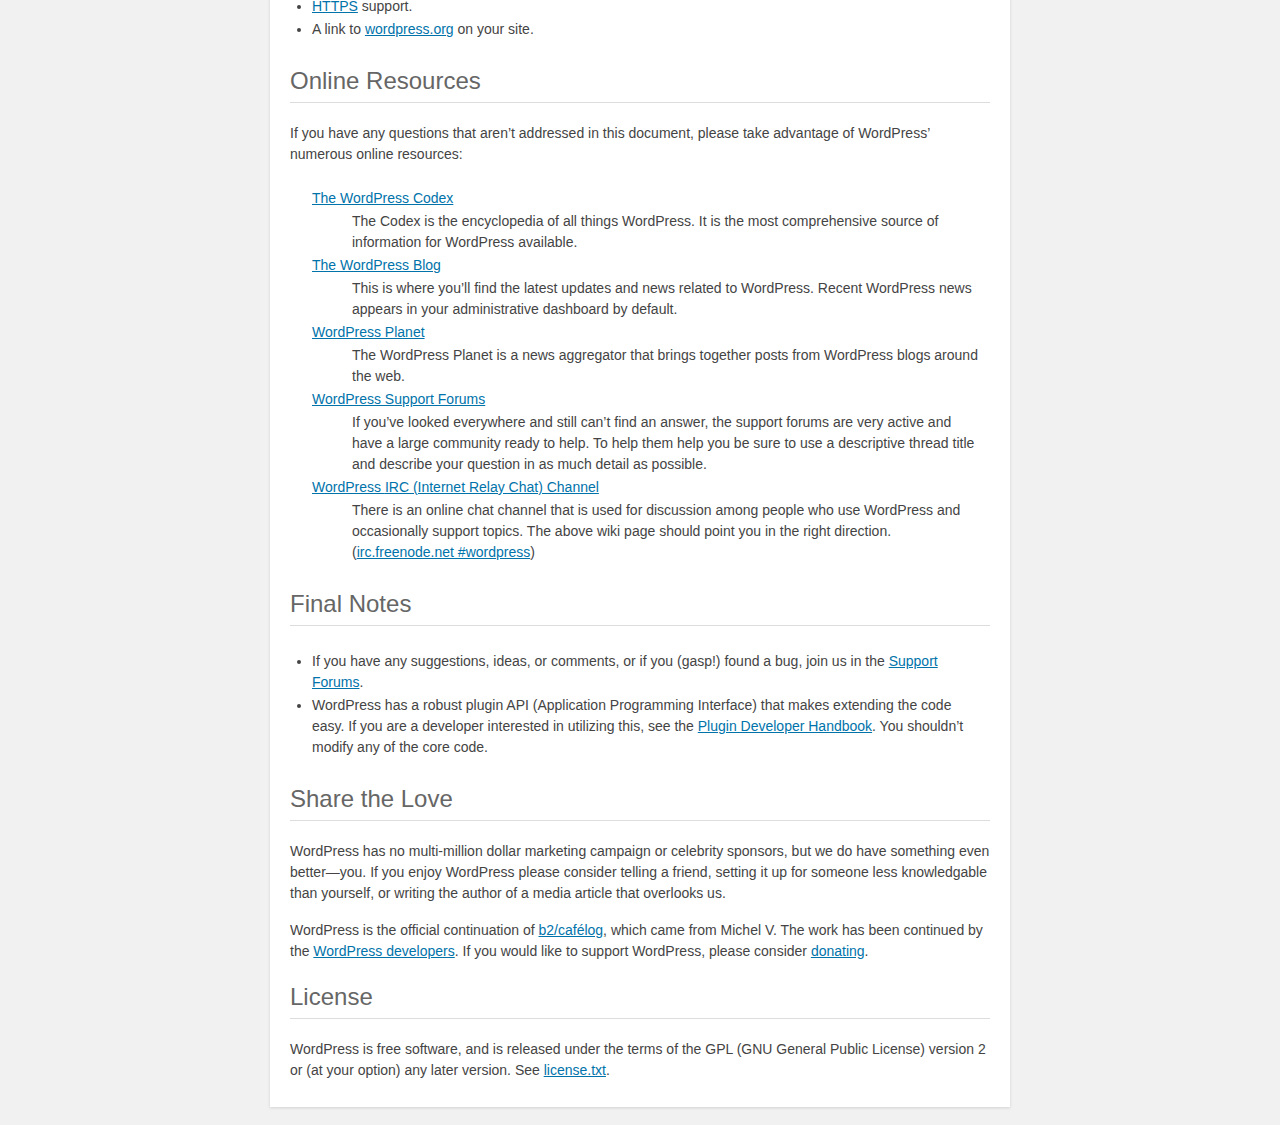
<file: bikcraft/bikcraft/app/public/readme.html>
<!DOCTYPE html>
<html lang="en">
<head>
	<meta name="viewport" content="width=device-width" />
	<meta http-equiv="Content-Type" content="text/html; charset=utf-8" />
	<title>WordPress &#8250; ReadMe</title>
	<link rel="stylesheet" href="wp-admin/css/install.css?ver=20100228" type="text/css" />
</head>
<body>
<h1 id="logo">
	<a href="https://wordpress.org/"><img alt="WordPress" src="wp-admin/images/wordpress-logo.png" /></a>
</h1>
<p style="text-align: center">Semantic Personal Publishing Platform</p>

<h2>First Things First</h2>
<p>Welcome. WordPress is a very special project to me. Every developer and contributor adds something unique to the mix, and together we create something beautiful that I&#8217;m proud to be a part of. Thousands of hours have gone into WordPress, and we&#8217;re dedicated to making it better every day. Thank you for making it part of your world.</p>
<p style="text-align: right">&#8212; Matt Mullenweg</p>

<h2>Installation: Famous 5-minute install</h2>
<ol>
	<li>Unzip the package in an empty directory and upload everything.</li>
	<li>Open <span class="file"><a href="wp-admin/install.php">wp-admin/install.php</a></span> in your browser. It will take you through the process to set up a <code>wp-config.php</code> file with your database connection details.
		<ol>
			<li>If for some reason this doesn&#8217;t work, don&#8217;t worry. It doesn&#8217;t work on all web hosts. Open up <code>wp-config-sample.php</code> with a text editor like WordPad or similar and fill in your database connection details.</li>
			<li>Save the file as <code>wp-config.php</code> and upload it.</li>
			<li>Open <span class="file"><a href="wp-admin/install.php">wp-admin/install.php</a></span> in your browser.</li>
		</ol>
	</li>
	<li>Once the configuration file is set up, the installer will set up the tables needed for your site. If there is an error, double check your <code>wp-config.php</code> file, and try again. If it fails again, please go to the <a href="https://wordpress.org/support/forums/">WordPress support forums</a> with as much data as you can gather.</li>
	<li><strong>If you did not enter a password, note the password given to you.</strong> If you did not provide a username, it will be <code>admin</code>.</li>
	<li>The installer should then send you to the <a href="wp-login.php">login page</a>. Sign in with the username and password you chose during the installation. If a password was generated for you, you can then click on &#8220;Profile&#8221; to change the password.</li>
</ol>

<h2>Updating</h2>
<h3>Using the Automatic Updater</h3>
<p>If you are updating from version 2.7 or higher, you can use the automatic updater:</p>
<ol>
	<li>Open <span class="file"><a href="wp-admin/update-core.php">wp-admin/update-core.php</a></span> in your browser and follow the instructions.</li>
	<li>You wanted more, perhaps? That&#8217;s it!</li>
</ol>

<h3>Updating Manually</h3>
<ol>
	<li>Before you update anything, make sure you have backup copies of any files you may have modified such as <code>index.php</code>.</li>
	<li>Delete your old WordPress files, saving ones you&#8217;ve modified.</li>
	<li>Upload the new files.</li>
	<li>Point your browser to <span class="file"><a href="wp-admin/upgrade.php">/wp-admin/upgrade.php</a>.</span></li>
</ol>

<h2>Migrating from other systems</h2>
<p>WordPress can <a href="https://wordpress.org/support/article/importing-content/">import from a number of systems</a>. First you need to get WordPress installed and working as described above, before using <a href="wp-admin/import.php">our import tools</a>.</p>

<h2>System Requirements</h2>
<ul>
	<li><a href="https://secure.php.net/">PHP</a> version <strong>5.6.20</strong> or higher.</li>
	<li><a href="https://www.mysql.com/">MySQL</a> version <strong>5.0</strong> or higher.</li>
</ul>

<h3>Recommendations</h3>
<ul>
	<li><a href="https://secure.php.net/">PHP</a> version <strong>7.3</strong> or higher.</li>
	<li><a href="https://www.mysql.com/">MySQL</a> version <strong>5.6</strong> or higher.</li>
	<li>The <a href="https://httpd.apache.org/docs/2.2/mod/mod_rewrite.html">mod_rewrite</a> Apache module.</li>
	<li><a href="https://wordpress.org/news/2016/12/moving-toward-ssl/">HTTPS</a> support.</li>
	<li>A link to <a href="https://wordpress.org/">wordpress.org</a> on your site.</li>
</ul>

<h2>Online Resources</h2>
<p>If you have any questions that aren&#8217;t addressed in this document, please take advantage of WordPress&#8217; numerous online resources:</p>
<dl>
	<dt><a href="https://codex.wordpress.org/">The WordPress Codex</a></dt>
		<dd>The Codex is the encyclopedia of all things WordPress. It is the most comprehensive source of information for WordPress available.</dd>
	<dt><a href="https://wordpress.org/news/">The WordPress Blog</a></dt>
		<dd>This is where you&#8217;ll find the latest updates and news related to WordPress. Recent WordPress news appears in your administrative dashboard by default.</dd>
	<dt><a href="https://planet.wordpress.org/">WordPress Planet</a></dt>
		<dd>The WordPress Planet is a news aggregator that brings together posts from WordPress blogs around the web.</dd>
	<dt><a href="https://wordpress.org/support/forums/">WordPress Support Forums</a></dt>
		<dd>If you&#8217;ve looked everywhere and still can&#8217;t find an answer, the support forums are very active and have a large community ready to help. To help them help you be sure to use a descriptive thread title and describe your question in as much detail as possible.</dd>
	<dt><a href="https://codex.wordpress.org/IRC">WordPress <abbr>IRC</abbr> (Internet Relay Chat) Channel</a></dt>
		<dd>There is an online chat channel that is used for discussion among people who use WordPress and occasionally support topics. The above wiki page should point you in the right direction. (<a href="irc://irc.freenode.net/wordpress">irc.freenode.net #wordpress</a>)</dd>
</dl>

<h2>Final Notes</h2>
<ul>
	<li>If you have any suggestions, ideas, or comments, or if you (gasp!) found a bug, join us in the <a href="https://wordpress.org/support/forums/">Support Forums</a>.</li>
	<li>WordPress has a robust plugin <abbr>API</abbr> (Application Programming Interface) that makes extending the code easy. If you are a developer interested in utilizing this, see the <a href="https://developer.wordpress.org/plugins/">Plugin Developer Handbook</a>. You shouldn&#8217;t modify any of the core code.</li>
</ul>

<h2>Share the Love</h2>
<p>WordPress has no multi-million dollar marketing campaign or celebrity sponsors, but we do have something even better&#8212;you. If you enjoy WordPress please consider telling a friend, setting it up for someone less knowledgable than yourself, or writing the author of a media article that overlooks us.</p>

<p>WordPress is the official continuation of <a href="http://cafelog.com/">b2/caf&#233;log</a>, which came from Michel V. The work has been continued by the <a href="https://wordpress.org/about/">WordPress developers</a>. If you would like to support WordPress, please consider <a href="https://wordpress.org/donate/">donating</a>.</p>

<h2>License</h2>
<p>WordPress is free software, and is released under the terms of the <abbr>GPL</abbr> (GNU General Public License) version 2 or (at your option) any later version. See <a href="license.txt">license.txt</a>.</p>

</body>
</html>
</file>
<file: bikcraft/css/style.css>
html{line-height:1.15;-webkit-text-size-adjust:100%}body{margin:0}main{display:block}h1{font-size:2em;margin:.67em 0}hr{box-sizing:content-box;height:0;overflow:visible}pre{font-family:monospace,monospace;font-size:1em}a{background-color:transparent}abbr[title]{border-bottom:none;text-decoration:underline;text-decoration:underline dotted}b,strong{font-weight:bolder}code,kbd,samp{font-family:monospace,monospace;font-size:1em}small{font-size:80%}sub,sup{font-size:75%;line-height:0;position:relative;vertical-align:baseline}sub{bottom:-.25em}sup{top:-.5em}img{border-style:none}button,input,optgroup,select,textarea{font-family:inherit;font-size:100%;line-height:1.15;margin:0}button,input{overflow:visible}button,select{text-transform:none}button,[type="button"],[type="reset"],[type="submit"]{-webkit-appearance:button}button::-moz-focus-inner,[type="button"]::-moz-focus-inner,[type="reset"]::-moz-focus-inner,[type="submit"]::-moz-focus-inner{border-style:none;padding:0}button:-moz-focusring,[type="button"]:-moz-focusring,[type="reset"]:-moz-focusring,[type="submit"]:-moz-focusring{outline:1px dotted ButtonText}fieldset{padding:.35em .75em .625em}legend{box-sizing:border-box;color:inherit;display:table;max-width:100%;padding:0;white-space:normal}progress{vertical-align:baseline}textarea{overflow:auto}[type="checkbox"],[type="radio"]{box-sizing:border-box;padding:0}[type="number"]::-webkit-inner-spin-button,[type="number"]::-webkit-outer-spin-button{height:auto}[type="search"]{-webkit-appearance:textfield;outline-offset:-2px}[type="search"]::-webkit-search-decoration{-webkit-appearance:none}::-webkit-file-upload-button{-webkit-appearance:button;font:inherit}details{display:block}summary{display:list-item}template{display:none}[hidden]{display:none}a{text-decoration:none}ol,ul{list-style:none}html,body,div,span,iframe,h1,h2,h3,h4,h5,h6,p,blockquote,a,em,img,dl,dt,dd,ol,ul,li,fieldset,form,label,legend,article,footer,header,nav,section,main{margin:0;padding:0;border:0;vertical-align:baseline}h1,h2,h3,h4,h5,h6,p,a,ul{font-size:1em;font-weight:400}*,:before,:after{-webkit-box-sizing:border-box;-moz-box-sizing:border-box;box-sizing:border-box}.container{width:960px;margin:0 auto;padding:0;position:relative}.container:after,.container:before{content:" ";display:table}.container:after{clear:both}.grid-1,.grid-2,.grid-3,.grid-4,.grid-5,.grid-6,.grid-7,.grid-8,.grid-9,.grid-10,.grid-11,.grid-12,.grid-13,.grid-14,.grid-15,.grid-16,.grid-1-3{float:left;margin-left:10px;margin-right:10px}.grid-1{width:40px}.grid-2{width:100px}.grid-3{width:160px}.grid-4{width:220px}.grid-5{width:280px}.grid-6{width:340px}.grid-7{width:400px}.grid-8{width:460px}.grid-9{width:520px}.grid-10{width:580px}.grid-11{width:640px}.grid-12{width:700px}.grid-13{width:760px}.grid-14{width:820px}.grid-15{width:880px}.grid-16{width:940px}.grid-1-3{width:300px}@media only screen and (min-width: 788px) and (max-width: 979px){.container{width:768px}.grid-1{width:28px}.grid-2{width:76px}.grid-3{width:124px}.grid-4{width:172px}.grid-5{width:220px}.grid-6{width:268px}.grid-7{width:316px}.grid-8{width:364px}.grid-9{width:412px}.grid-10{width:460px}.grid-11{width:508px}.grid-12{width:556px}.grid-13{width:604px}.grid-14{width:652px}.grid-15{width:700px}.grid-16{width:748px}.grid-1-3{width:236px}}@media only screen and (max-width: 787px){.container{width:300px}.grid-1,.grid-2,.grid-3,.grid-4,.grid-5,.grid-6,.grid-7,.grid-8,.grid-9,.grid-10,.grid-11,.grid-12,.grid-13,.grid-14,.grid-15,.grid-16,.grid-1-3{width:300px;margin:0 0 20px;float:none}}.interna_sobre{background:url(../img/bg-sobre.jpg) no-repeat center;background-size:cover}.missao_sobre{padding-top:60px}.missao_sobre p{font-size:18px;line-height:25px;margin-bottom:1em;padding-right:60px}.missao_sobre ul li{font-family:Georgia,'Times New Roman',Times,serif;font-size:18px;line-height:30px}.foto_quipe{padding-top:20px}.interna_produtos{background:url(../img/bg-produtos.jpg) no-repeat center;background-size:cover}.produto_item{padding-top:60px}.produto_item h2{font-size:36px;text-transform:uppercase;letter-spacing:.1em;font-weight:700;position:relative;top:-180px;text-align:center;color:#fff;margin-bottom:-56px}.produto_item h2::before,.produto_item h2::after{content:"";display:block;width:60px;height:3px;background-color:#fff;margin:6px auto 8px}.produto_icone{background:#000;padding:70px 0}.produto_icone img{margin:0 auto}.produto_info{background:#000}.produto_info p{color:#fff;font-size:18px;line-height:25px;height:180px;padding:30px 40px}.produto_info ul li{background:#fec63e;text-transform:uppercase;font-size:18px;line-height:20px;font-weight:700;float:left;width:229px;height:49px;text-align:center;padding-top:16px}.produto_info ul li:nth-child(1),.produto_info ul li:nth-child(2){margin-bottom:2px}.produto_info ul li:nth-child(even){margin-left:2px}.orcamento{background:#000;width:100%;margin-top:60px;padding:40px 0}.orcamento h2{color:#fec63e}.orcamento h2::after{background:#fec63e}.form{padding-right:60px}.form label{display:block;color:#fff;font-family:Georgia,'Times New Roman',Times,serif;font-size:18px;line-height:25px;margin-bottom:4px}.form input{display:block;width:100%;border:4px solid #fec63e;background:none;color:#fff;padding:7px 10px;outline:none;font-size:14px;font-family:Georgia,'Times New Roman',Times,serif;margin-bottom:10px}.form textarea{display:block;width:100%;height:120px;border:4px solid #fec63e;background:none;color:#fff;padding:7px 10px;outline:none;font-size:14px;font-family:Georgia,'Times New Roman',Times,serif;margin-bottom:20px}.form button{padding:7px 40px;background:none}.orcamento_dados{color:#fff}.orcamento_dados h3{font-size:18px;text-transform:uppercase;color:#fec63e;line-height:25px;font-weight:700}.orcamento_dados span{display:block;font-size:18px;line-height:30px;font-family:Georgia,'Times New Roman',Times,serif}.orcamento_dados span:nth-of-type(2){margin-bottom:40px}.orcamento_dados ul{padding-right:60px}.orcamento_dados ul li{font-family:Georgia,'Times New Roman',Times,serif;font-size:14px;padding:10px 15px}.orcamento_dados ul li:nth-child(odd){background:#1d1d1d}.orcamento_dados p{margin:8px 0}.interna_portfolio{background:url(../img/bg-portfolio.jpg) no-repeat center;background-size:cover}.quote_cliente{padding:60px 0;max-width:460px;margin:0 auto}.quote_cliente p{text-align:center;font-family:Georgia,'Times New Roman',Times,serif;font-size:18px;line-height:25px;font-style:italic;margin-bottom:20px}.quote_cliente cite{font-size:18px;font-weight:700;float:right;font-style:normal}.interna_contato{background:url(../img/bg-contato.jpg) no-repeat center;background-size:cover}.contato{padding:40px 0}.contato_form{padding-right:60px}.contato_form label{display:block;font-family:Georgia,'Times New Roman',Times,serif;font-size:18px;line-height:25px;margin-bottom:4px}.contato_form input{display:block;width:100%;border:4px solid #fec63e;background:none;padding:7px 10px;outline:none;font-size:14px;font-family:Georgia,'Times New Roman',Times,serif;margin-bottom:10px}.contato_form textarea{display:block;width:100%;height:120px;border:4px solid #fec63e;background:none;padding:7px 10px;outline:none;font-size:14px;font-family:Georgia,'Times New Roman',Times,serif;margin-bottom:20px}.contato_form button{padding:7px 40px;background:none}.contato_dados h3{font-size:18px;text-transform:uppercase;color:#fec63e;line-height:25px;font-weight:700}.contato_dados span{display:block;font-size:18px;line-height:30px;font-family:Georgia,'Times New Roman',Times,serif}.contato_dados span:nth-of-type(even){margin-bottom:30px}.contato_dados ul{margin-top:10px}.contato_dados ul li{display:inline-block;margin-right:10px}.contato_dados ul li a{border:3px solid #fec63e;display:block;padding:10px}.contato_dados ul li a:hover{border-color:#000}.contato_mapa{margin-bottom:60px}@media only screen and (min-width: 788px) and (max-width: 979px){.qualidade::after{right:66px}.qualidade_lista li{padding:0 10px}.footer_redes ul li a{padding:6px}.footer_redes ul li a img{width:26px;height:26px}.produto_item h2{top:-150px;margin-bottom:-56px}.produto_icone{padding:41px 0}.produto_info p{font-size:14px;padding:20px 30px;height:122px}.produto_info ul li{width:181px}}@media only screen and (max-width: 787px){.header{position:relative;padding-bottom:0}.header img{margin:0 auto;margin-bottom:20px}.header_menu{text-align:center}.header_menu ul li{margin:5px}.header_menu ul li a{border:4px solid #000;width:136px;display:block;float:left}.header_menu ul li a:hover{border-color:#fff}.header_menu ul li a.menu_ativo{border-color:#fff}.introducao h1{font-size:36px}.introducao{margin-top:0;padding-top:40px;background:url(../img/bg-mobile.jpg) no-repeat center;background-size:cover}.introducao_interna{margin-top:0}.call{padding-top:10px}.qualidade::after{display:none}.missao_sobre p{font-size:14px;line-height:20px;padding-right:0}.missao_sobre ul li{font-size:14px;line-height:25px}.produto_item h2{top:-100px;margin-bottom:-68px}.produto_icone{padding:41px 0}.produto_info p{font-size:14px;padding:20px 30px;height:auto}.produto_info ul li{width:149px;font-size:14px;line-height:20px;padding-top:14px}.form{padding-right:0}.orcamento_dados ul{padding-right:0}.contato_form{padding-right:0;margin-bottom:40px}}body{font-family:Arial,Helvetica,sans-serif}p{font-family:Georgia,'Times New Roman',Times,serif;font-size:14px;line-height:20px}img{display:block;max-width:100%}.btn{border:3px solid #fec63e;padding:10px 30px;color:#fec63e;font-size:14px;line-height:20px;text-transform:uppercase;letter-spacing:.1em}.btn:hover{color:#fff;border-color:#fff}.btn.btn-preto:hover{color:#000;border-color:#000}.subtitulo{font-weight:700;font-size:24px;line-height:30px;letter-spacing:.1em;color:#000;text-transform:uppercase;text-align:center;margin-bottom:40px}.subtitulo:after{content:"";display:block;width:60px;height:3px;background-color:#000;margin:8px auto}.subtitulo_interno{font-weight:700;font-size:24px;line-height:30px;letter-spacing:.1em;color:#000;text-transform:uppercase;margin-bottom:20px}.subtitulo_interno:after{content:"";display:block;width:60px;height:3px;background-color:#000;margin:8px 0}.header{position:fixed;top:0;width:100%;background-color:#fec63e;padding:15px 0;z-index:99}.header_menu{text-align:right}.header_menu ul li{display:inline-block;margin-left:25px;margin-top:20px}.header_menu ul li a{color:#000;font-weight:700;text-transform:uppercase;letter-spacing:.1em;font-size:14px;line-height:20px;padding:10px 0}.header_menu ul li a:hover{color:#fff}.header_menu ul li a.menu_ativo{color:#fff}.introducao{width:100%;height:380px;background:url(../img/bg.jpg) no-repeat center;margin-top:92px;text-align:center;padding-top:80px}.introducao h1{font-size:48px;color:#fff;font-weight:700;text-transform:uppercase}.quote-externo{max-width:320px;margin:0 auto;color:#fff;margin-bottom:40px}.quote-externo p{font-style:italic}.quote-externo p:before,.quote-externo p:after{content:"";display:block;width:60px;height:3px;background-color:#fff;margin:14px auto 10px}.quote-externo cite{font-style:normal;font-weight:700;font-size:14px;letter-spacing:.1em;text-transform:uppercase}.introducao_interna{width:100%;margin-top:92px;height:160px;background-size:cover;text-align:center;color:#fff;padding-top:30px}.introducao_interna h1{font-size:36px;color:#fff;font-weight:700;text-transform:uppercase}.introducao_interna h1:after{content:"";display:block;width:60px;height:3px;background-color:#fff;margin:6px auto 10px}.produtos{padding:60px 0}.produtos_lista li{background-color:#fec63e;text-align:center}.produtos_lista li img{margin:0 auto}.produtos_lista li h3{font-weight:700;font-size:18px;line-height:25px;text-transform:uppercase;letter-spacing:.1em;margin-top:20px}.produtos_lista li h3:after{content:"";display:block;width:60px;height:3px;background-color:#000;margin:2px auto}.produtos_lista li p{padding:10px 20px 20px}.produtos_icone{background-color:#000;padding:20px}.call{padding-top:40px;text-align:center;clear:both}.call p{margin-bottom:20px}.portfolio{width:100%;background-color:#000;padding:40px 0}.portfolio .subtitulo{color:#fec63e}.portfolio .subtitulo::after{background:#fec63e}.portfolio_lista li:last-child{margin-top:20px}.portfolio .call p{color:#fff}.qualidade{padding:60px 0}.qualidade::after{content:"";display:block;width:634px;height:83px;background:url(../img/linhas.svg) no-repeat center;position:absolute;top:209px;right:162px;z-index:-1}.qualidade img{margin:0 auto}.qualidade_lista{padding-top:20px;overflow:auto}.qualidade_lista li{text-align:center;padding:0 40px}.qualidade_lista li h3{font-weight:700;font-size:18px;line-height:25px;text-transform:uppercase;letter-spacing:.1em;margin-top:20px}.qualidade_lista li h3:after{content:"";display:block;width:60px;height:3px;background-color:#000;margin:6px auto}.quebra{width:100%;height:220px;background:url(../img/bg-footer.jpg) no-repeat center;background-size:cover;text-align:center;padding-top:40px}.quebra .quote-externo{max-width:400px}.footer{width:100%;background:#000;color:#fff;padding:25px 0}.footer h3{font-size:18px;line-height:25px;color:#fec63e;text-transform:uppercase;letter-spacing:.1em;font-weight:700}.footer h3::after{content:"";display:block;width:60px;height:3px;background:#fec63e;margin:6px 0 12px}.footer_historia{padding-right:40px}.footer_contato ul li{font-size:14px;line-height:20px;font-family:Georgia,'Times New Roman',Times,serif}.footer_redes ul li{display:inline-block;margin-right:10px}.footer_redes ul li a{border:3px solid #fec63e;display:block;padding:10px}.footer_redes ul li a:hover{border-color:#fff}.copy{width:100%;background:#fec63e;padding:20px 0}.js [data-slide]{position:relative}.js [data-slide] > *{position:absolute;top:0;opacity:0}.js [data-slide] > .active{position:relative;opacity:1;transition:opacity 500ms}.js [data-slide-nav]{display:block;text-align:center;margin-top:20px}.js [data-slide-nav] button{display:inline-block;width:12px;height:12px;margin:4px;border:none;padding:0;border-radius:6px;text-indent:-99px;overflow:hidden;background:#1d1d1d}.js [data-slide-nav] button.active{background-color:#fec63e}.js [data-anime]{opacity:0}.js .fadeInDown{transform:translate3d(0,-20px,0)}.js .anime{opacity:1;transform:none;transition:opacity 800ms,transform 800ms}.nao-aparece{visibility:hidden;height:0;position:absolute}#form-sucesso{color:#31aa39}#form-erro{color:#f64540}@media only screen and (min-width: 788px) and (max-width: 979px){.qualidade::after{right:66px}.qualidade_lista li{padding:0 10px}.footer_redes ul li a{padding:6px}.footer_redes ul li a img{width:26px;height:26px}.produto_item h2{top:-150px;margin-bottom:-56px}.produto_icone{padding:41px 0}.produto_info p{font-size:14px;padding:20px 30px;height:122px}.produto_info ul li{width:181px}}@media only screen and (max-width: 787px){.header{position:relative;padding-bottom:0}.header img{margin:0 auto;margin-bottom:20px}.header_menu{text-align:center}.header_menu ul li{margin:5px}.header_menu ul li a{border:4px solid #000;width:136px;display:block;float:left}.header_menu ul li a:hover{border-color:#fff}.header_menu ul li a.menu_ativo{border-color:#fff}.introducao h1{font-size:36px}.introducao{margin-top:0;padding-top:40px;background:url(../img/bg-mobile.jpg) no-repeat center;background-size:cover}.introducao_interna{margin-top:0}.call{padding-top:10px}.qualidade::after{display:none}.missao_sobre p{font-size:14px;line-height:20px;padding-right:0}.missao_sobre ul li{font-size:14px;line-height:25px}.produto_item h2{top:-100px;margin-bottom:-68px}.produto_icone{padding:41px 0}.produto_info p{font-size:14px;padding:20px 30px;height:auto}.produto_info ul li{width:149px;font-size:14px;line-height:20px;padding-top:14px}.form{padding-right:0}.orcamento_dados ul{padding-right:0}.contato_form{padding-right:0;margin-bottom:40px}}
</file>
<file: brafe-1/grid/css/grid.css>
.container {
    max-width: 960px;
    margin: 0 auto;
}

.container::after, .container::before {
    content: '';
    display: table;
    clear: both;
}

.grid-1, .grid-2, .grid-3, .grid-4, .grid-5, .grid-6, .grid-7, .grid-8, .grid-9, .grid-10, .grid-11, .grid-12 {
    margin-left: 10px;
    margin-right: 10px;
    float: left;
    display: block;
    min-height: 1px;
}

.grid-1 {
    width: calc(8.333% - 20px);
}

.grid-2 {
    width: calc(16.666% - 20px);
}

.grid-3 {
    width: calc(25% - 20px);
}

.grid-4 {
    width: calc(33.333% - 20px);
}

.grid-5 {
    width: calc(41.666% - 20px);
}

.grid-6 {
    width: calc(50% - 20px);
}

.grid-7 {
    width: calc(60.333% - 20px);
}

.grid-8 {
    width: calc(66.666% - 20px);
}

.grid-9 {
    width: calc(75% - 20px);
}

.grid-10 {
    width: calc(83.333% - 20px);
}

.grid-11 {
    width: calc(91.666% - 20px);
}

.grid-12 {
    width: calc(100% - 20px);
}

@media (max-width: 739px) {
    .container {
        max-width: 300px;
    }

    .grid-1, .grid-2, .grid-3, .grid-4, .grid-5, .grid-6, .grid-7, .grid-8, .grid-9, .grid-10, .grid-11, .grid-12 {
        width: 100%;
        margin-left: 0px;
        margin-right: 0px;
        float: none;
    }
}
</file>
<file: brafe-2/bootstrap/css/style.css>
body, p, h1, h2, ul, li {
	margin: 0px;
	padding: 0px;
}

li {
	list-style: none;
}

body {
	font-family: Georgia, serif;
	color: #252525;
}

* {
	box-sizing: border-box;
}

/* MENU */

.header-informacoes {
	font-size: 0.875em;
	background: #d6d3c8;
	padding: 5px 0;
	text-align: center;
}

.header-logo img {
	display: block;
	margin: 40px auto;
}

.header-menu {
	border-top: 3px solid #d6d3c8;
	border-bottom: 3px solid #d6d3c8;
	text-align: center;
	margin-bottom: 40px;
	padding: 20px 0;
}

.header-menu li {
	display: inline-block;
}

.header-menu li a {
	display: block;
	padding: 5px 10px 5px 0;
	text-decoration: none;
	color: #252525;
	font-size: 1.125em;
}

.header-menu li a::before {
	content: '•';
	padding-right: 10px;
}

.header-menu li:first-child a::before {
	content: '';
}

/* FILTRO */

.filtro {
	background: #e7e4d8;
	border: 3px solid #d6d3c8;
	padding: 20px;
	align-self: flex-start;
}

@media (max-width: 768px) {
	.filtro {
		display: none;
	}
}

.filtro h2 {
	font-size: 1.125em;
	padding: 10px 0;
	font-weight: bold;
}

.filtro ul {
	border-top: 3px solid #c0beb4;
	border-bottom: 3px solid #c0beb4;
	padding: 10px 0;
}

.filtro li {
	font-style: italic;
	font-size: 1.125em;
	line-height: 2;
}

.filtro li::after {
	content: '';
	display: block;
	width: 20px;
	height: 20px;
	border: 3px solid #c0beb4;
	float: right;
	margin-top: 5px;
}

.sabor {
	overflow: hidden;
}

.sabor span {
	text-indent: -200px;
	display: inline-block;
	width: 15px;
	height: 15px;
	background: currentColor;
	border-radius: 50%;
	vertical-align: middle;
}

.sabor-3 {
	color: #492901;
	box-shadow: 20px 0 0 0 currentColor,
							40px 0 0 0 currentColor;
}

.sabor-4 {
	color: #c17139;
	box-shadow: 20px 0 0 0 currentColor,
							40px 0 0 0 currentColor,
							60px 0 0 0 currentColor;
}

.sabor-5 {
	color: #d7a54d;
	box-shadow: 20px 0 0 0 currentColor,
							40px 0 0 0 currentColor,
							60px 0 0 0 currentColor,
							80px 0 0 0 currentColor;
}

/*PRODUTOS*/

.produtos h1 {
	font-size: 3em;
	font-weight: normal;
}

.produtos li img {
	display: block;
	max-width: 100%;
	border: 3px solid #fff;
	box-shadow: 0 0 0 3px #252525;
	margin: 40px 3px 0 3px;
}

.produtos li span {
	background: #e7e4d8;
	padding: 10px;
	font-size: 0.875em;
	font-weight: bold;
	position: relative;
	top: -15px;;
}

.produtos li h2 {
	font-size: 0.875em;
	font-weight: normal;
}

.footer {
	background: #e7e4d8;
	text-align: center;
	padding: 60px 0;
	font-size: 1.125em;
	line-height: 1.4em;
	margin-top: 80px;
}
</file>
<file: brafe-2/flex/css/flex.css>
.flex {
    max-width: 960px;
    margin: 0 auto;
    display: flex;
    flex-wrap: wrap;
}

.flex-row {
    margin-left: -10px;
    margin-right: -10px;
    display: flex;
    flex-wrap: wrap;
}

.flex-item-4, .flex-item-6, .flex-item-8 {
    margin-left: 10px;
    margin-right: 10px;
    align-self: flex-start;
} 

.flex-item-4 {
    flex: 0 0 calc(33.333% - 20px);
    max-width: calc(33.333% - 20px);
}

.flex-item-6 {
    flex: 0 0 calc(50% - 20px);
    max-width: calc(50% - 20px);
}

.flex-item-8 {
    flex: 0 0 calc(66.666% - 20px);
    max-width: calc(66.666% - 20px);
}

@media (max-width: 739px) {
    .flex {
        max-width: 300px;
        flex-direction: column;
    }
    .flex-item-4, .flex-item-8 {
        margin-left: 0px;
        margin-right: 0px;
        max-width: 100%;
        align-self: auto;
    }
}
</file>
<file: brafe-2/flex/css/style.css>
body, p, h1, h2, ul, li {
	margin: 0px;
	padding: 0px;
}

li {
	list-style: none;
}

body {
	font-family: Georgia, serif;
	color: #252525;
}

* {
	box-sizing: border-box;
}

/* MENU */

.header-informacoes {
	font-size: 0.875em;
	background: #d6d3c8;
	padding: 5px 0;
	text-align: center;
}

.header-logo img {
	display: block;
	margin: 40px auto;
}

.header-menu {
	border-top: 3px solid #d6d3c8;
	border-bottom: 3px solid #d6d3c8;
	text-align: center;
	margin-bottom: 40px;
	padding: 20px 0;
}

.header-menu li {
	display: inline-block;
}

.header-menu li a {
	display: block;
	padding: 5px 10px 5px 0;
	text-decoration: none;
	color: #252525;
	font-size: 1.125em;
}

.header-menu li a::before {
	content: '•';
	padding-right: 10px;
}

.header-menu li:first-child a::before {
	content: '';
}

/* FILTRO */

.filtro {
	background: #e7e4d8;
	border: 3px solid #d6d3c8;
	padding: 20px;
}

@media (max-width: 739px) {
	.filtro {
		display: none;
	}
}

.filtro h2 {
	font-size: 1.125em;
	padding: 10px 0
}

.filtro ul {
	border-top: 3px solid #c0beb4;
	border-bottom: 3px solid #c0beb4;
	padding: 10px 0;
}

.filtro li {
	font-style: italic;
	font-size: 1.125em;
	line-height: 2;
}

.filtro li::after {
	content: '';
	display: block;
	width: 20px;
	height: 20px;
	border: 3px solid #c0beb4;
	float: right;
	margin-top: 5px;
}

.sabor {
	overflow: hidden;
}

.sabor span {
	text-indent: -200px;
	display: inline-block;
	width: 15px;
	height: 15px;
	background: currentColor;
	border-radius: 50%;
	vertical-align: middle;
}

.sabor-3 {
	color: #492901;
	box-shadow: 20px 0 0 0 currentColor,
							40px 0 0 0 currentColor;
}

.sabor-4 {
	color: #c17139;
	box-shadow: 20px 0 0 0 currentColor,
							40px 0 0 0 currentColor,
							60px 0 0 0 currentColor;
}

.sabor-5 {
	color: #d7a54d;
	box-shadow: 20px 0 0 0 currentColor,
							40px 0 0 0 currentColor,
							60px 0 0 0 currentColor,
							80px 0 0 0 currentColor;
}

/*PRODUTOS*/

.produtos h1 {
	font-size: 3em;
	font-weight: normal;
}

.produtos li img {
	display: block;
	max-width: 100%;
	border: 3px solid #fff;
	box-shadow: 0 0 0 3px #252525;
	margin: 40px 3px 0 3px;
}

.produtos li span {
	background: #e7e4d8;
	padding: 10px;
	font-size: 0.875em;
	font-weight: bold;
	position: relative;
	top: -15px;;
}

.produtos li h2 {
	font-size: 0.875em;
	font-weight: normal;
}

.footer {
	background: #e7e4d8;
	text-align: center;
	padding: 60px 0;
	font-size: 1.125em;
	line-height: 1.4em;
	margin-top: 80px;
}
</file>
<file: brafe-2/grid/css/grid.css>
.container {
    max-width: 960px;
    margin: 0 auto;
}

.container::after, .container::before {
    content: '';
    display: table;
    clear: both;
}

.grid-1, .grid-2, .grid-3, .grid-4, .grid-5, .grid-6, .grid7, .grid-8, .grid-9, .grid-10, .grid-11, .grid-12, .grid-mobile-6 {
    float: left;
    display: block;
    min-height: 1px;
    margin-left: 10px;
    margin-right: 10px;
}

.grid-1 {
    width: calc(8.333% - 20px);
}

.grid-2 {
    width: calc(16.666% - 20px);
}

.grid-3 {
    width: calc(25% - 20px);
}

.grid-4 {
    width: calc(33.333% - 20px);
}

.grid-5 {
    width: calc(41.333% - 20px);
}

.grid-6 {
    width: calc(50% - 20px);
}

.grid-7 {
    width: calc(58.333% - 20px);
}

.grid-8 {
    width: calc(66.666% - 20px);
}

.grid-9 {
    width: calc(75% - 20px);
}

.grid-10 {
    width: calc(83.333% - 20px);
}

.grid-11 {
    width: calc(91.666% - 20px);
}

.grid-12 {
    width: calc(12% - 20px);
}

.grid-mobile-6 {
    width: calc(50% - 20px);
}

.row, .row-mobile {
    margin-left: -10px;
    margin-right: -10px;
}

.row::after, .row::before, .row-mobile::after, .row-mobile::before {
    content: '';
    display: table;
    clear: both;
}

@media (max-width: 739px) {
    .container {
        max-width: 300px;
    }
    .grid-1, .grid-2, .grid-3, .grid-4, .grid-5, .grid-6, .grid7, .grid-8, .grid-9, .grid-10, .grid-11, .grid-12 {
        float: none;
        width: 100%;
        margin-left: 0px;
        margin-right: 0px;
    }
    .row {
        margin-left: 0px;
        margin-right: 0px;
    }
}
</file>
<file: brafe-2/grid/css/style.css>
body, p, h1, h2, ul, li {
	margin: 0px;
	padding: 0px;
}

li {
	list-style: none;
}

body {
	font-family: Georgia, serif;
	color: #252525;
}

* {
	box-sizing: border-box;
}

/* MENU */

.header-informacoes {
	font-size: 0.875em;
	background: #d6d3c8;
	padding: 5px 0;
	text-align: center;
}

.header-logo img {
	display: block;
	margin: 40px auto;
}

.header-menu {
	border-top: 3px solid #d6d3c8;
	border-bottom: 3px solid #d6d3c8;
	text-align: center;
	margin-bottom: 40px;
	padding: 20px 0;
}

.header-menu li {
	display: inline-block;
}

.header-menu li a {
	display: block;
	padding: 5px 10px 5px 0;
	text-decoration: none;
	color: #252525;
	font-size: 1.125em;
}

.header-menu li a::before {
	content: '•';
	padding-right: 10px;
}

.header-menu li:first-child a::before {
	content: '';
}

/* FILTRO */

.filtro {
	background: #e7e4d8;
	border: 3px solid #d6d3c8;
	padding: 20px;
}

@media (max-width: 739px) {
	.filtro {
		display: none;
	}
}

.filtro h2 {
	font-size: 1.125em;
	padding: 10px 0
}

.filtro ul {
	border-top: 3px solid #c0beb4;
	border-bottom: 3px solid #c0beb4;
	padding: 10px 0;
}

.filtro li {
	font-style: italic;
	font-size: 1.125em;
	line-height: 2;
}

.filtro li::after {
	content: '';
	display: block;
	width: 20px;
	height: 20px;
	border: 3px solid #c0beb4;
	float: right;
	margin-top: 5px;
}

.sabor {
	overflow: hidden;
}

.sabor span {
	text-indent: -200px;
	display: inline-block;
	width: 15px;
	height: 15px;
	background: currentColor;
	border-radius: 50%;
	vertical-align: middle;
}

.sabor-3 {
	color: #492901;
	box-shadow: 20px 0 0 0 currentColor,
							40px 0 0 0 currentColor;
}

.sabor-4 {
	color: #c17139;
	box-shadow: 20px 0 0 0 currentColor,
							40px 0 0 0 currentColor,
							60px 0 0 0 currentColor;
}

.sabor-5 {
	color: #d7a54d;
	box-shadow: 20px 0 0 0 currentColor,
							40px 0 0 0 currentColor,
							60px 0 0 0 currentColor,
							80px 0 0 0 currentColor;
}

/*PRODUTOS*/

.produtos h1 {
	font-size: 3em;
	font-weight: normal;
}

.produtos li img {
	display: block;
	max-width: 100%;
	border: 3px solid #fff;
	box-shadow: 0 0 0 3px #252525;
	margin: 40px 3px 0 3px;
}

.produtos li span {
	background: #e7e4d8;
	padding: 10px;
	font-size: 0.875em;
	font-weight: bold;
	position: relative;
	top: -15px;;
}

.produtos li h2 {
	font-size: 0.875em;
	font-weight: normal;
}

.footer {
	background: #e7e4d8;
	text-align: center;
	padding: 60px 0;
	font-size: 1.125em;
	line-height: 1.4em;
	margin-top: 80px;
}
</file>
<file: brafe-2/puro/css/style.css>
body, p, h1, h2, ul, li {
    margin: 0;
    padding: 0;
}

li {
    list-style: none;
}

body {
    font-family: Georgia, 'Times New Roman', Times, serif;
    color: #252525;
}

* {
    box-sizing: border-box;
}

/* Menu */

.header-informacoes {
    font-size: 0.875em;
    background: #d6d3c8;
    padding: 5px 0;
    text-align: center;
}

.header-logo img{
    display: block;
    margin: 40px auto;
}

.header-menu {
    border-top: 3px solid #d6d3c8;
    border-bottom: 3px solid #d6d3c8;
    text-align: center;
    margin-bottom: 40px;
    padding: 20px 0;
}

.header-menu li{
    display: inline-block;
}

.header-menu li a {
    display:  block;
    padding: 5px 10px 5px 0;
    text-decoration: none;
    color: #252525;
    font-size: 1.125em;
}

.header-menu li a::before {
    content: '•';
    padding-right: 10px;
}

.header-menu li:first-child a::before {
    content: '';
}

/* Conteudo */

.container {
    max-width: 960px;
    margin: 0 auto;
}

.container::after, .container::before {
    content: '';
    display: table;
    clear: both;;
}

/* Filtro */

.filtro {
    background: #e7e4d8;
    border: 3px solid #d6d3c8;
    width: 300px;
    margin: 0 10px;
    padding: 20px;
    float: left;
}

.filtro h2{
    font-size: 1.125em;
    padding: 10px 0;
}

.filtro ul {
    border-top: 3px solid #c0beb4;
    border-bottom: 3px solid #c0beb4;
    padding: 10px 0;
}

.filtro li {
    font-style: italic;
    font-size: 1.125em;
    line-height: 2;
}

.filtro li::after {
    content: '';
    display: block;
    width: 20px;
    height: 20px;
    border: 3px solid #c0beb4;
    float: right;
    margin-top: 5px;
}

.sabor {
    overflow: hidden;
}

.sabor span {
    text-indent: -200px;
    display: inline-block;
    width: 15px;
    height: 15px;
    border-radius: 50%;
    vertical-align: middle;
    background: currentColor;
}

.sabor-3 {
    color: #492901;
    box-shadow: 20px 0 0 0 currentColor, 40px 0 0 0 currentColor;
}

.sabor-4 {
    color: #c17139;
    box-shadow: 20px 0 0 0 currentColor, 40px 0 0 0 currentColor, 60px 0 0 0 currentColor;
}

.sabor-5 {
    color: #d7a54d;
    box-shadow: 20px 0 0 0 currentColor, 40px 0 0 0 currentColor, 60px 0 0 0 currentColor, 80px 0 0 0 currentColor;
}

/* Produtos */

.produtos {
    width: 620px;
    margin: 0 10px;
    float: left;
}

.produtos h1 {
    font-size: 3em;
    font-weight: normal;
}

.produtos li {
    width: 300px;
    float: left;;
}

.produtos li:nth-child(even) {
    margin-left: 20px;
}

.produtos li img {
    display: block;
    max-width: 100%;
    border: 3px solid #fff;
    box-shadow: 0 0 0 3px #252525;
    margin: 40px 3px 0 3px;
}

.produtos li span {
    background: #e7e4d8;
    padding: 10px;
    font-size: 0.875em;
    font-weight: bold;
    position: relative;
    top: -15px;
}

.produtos h2 {
    font-size: 0.875em;
    font-weight: normal;
}

.footer {
    background: #e7e4d8;
    text-align: center;
    padding: 60px 0;
    font-size: 1.125em;
    line-height: 1.4em;
    margin-top: 80px;
}

/* Responsivo */



@media (min-width: 740px) and (max-width: 980px){
    .container {
        max-width: 720px;
    }
    .filtro {
        width: 220px;
    }
    .produtos {
        width: 460px;
    }
    .produtos li {
        width: 220px;
    }
}

@media (max-width: 739px) {
    .container {
        max-width: 300px;
    }
    .filtro {
        display: none;
    }
    .produtos {
        width: 300px;
    }
    .produtos li {
        width: 140px;
    }
}
</file>
<file: bikcraft/bikcraft/app/public/wp-admin/css/install.css>
html {
	background: #f1f1f1;
	margin: 0 20px;
}

body {
	background: #fff;
	color: #444;
	font-family: -apple-system, BlinkMacSystemFont, "Segoe UI", Roboto, Oxygen-Sans, Ubuntu, Cantarell, "Helvetica Neue", sans-serif;
	margin: 140px auto 25px;
	padding: 20px 20px 10px 20px;
	max-width: 700px;
	-webkit-font-smoothing: subpixel-antialiased;
	box-shadow: 0 1px 3px rgba(0, 0, 0, 0.13);
}

a {
	color: #0073aa;
}

a:hover,
a:active {
	color: #00a0d2;
}

a:focus {
	color: #124964;
	box-shadow:
		0 0 0 1px #5b9dd9,
		0 0 2px 1px rgba(30, 140, 190, 0.8);
}

.ie8 a:focus {
	outline: #5b9dd9 solid 1px;
}

h1, h2 {
	border-bottom: 1px solid #ddd;
	clear: both;
	color: #666;
	font-size: 24px;
	padding: 0;
	padding-bottom: 7px;
	font-weight: 400;
}

h3 {
	font-size: 16px;
}

p, li, dd, dt {
	padding-bottom: 2px;
	font-size: 14px;
	line-height: 1.5;
}

code, .code {
	font-family: Consolas, Monaco, monospace;
}

ul, ol, dl {
	padding: 5px 5px 5px 22px;
}

a img {
	border: 0
}
abbr {
	border: 0;
	font-variant: normal;
}

fieldset {
	border: 0;
	padding: 0;
	margin: 0;
}

label {
	cursor: pointer;
}

#logo {
	margin: 6px 0 14px 0;
	padding: 0 0 7px 0;
	border-bottom: none;
	text-align: center
}
#logo a {
	background-image: url(../images/w-logo-blue.png?ver=20131202);
	background-image: none, url(../images/wordpress-logo.svg?ver=20131107);
	background-size: 84px;
	background-position: center top;
	background-repeat: no-repeat;
	color: #444; /* same as login.css */
	height: 84px;
	font-size: 20px;
	font-weight: 400;
	line-height: 1.3;
	margin: -130px auto 25px;
	padding: 0;
	text-decoration: none;
	width: 84px;
	text-indent: -9999px;
	outline: none;
	overflow: hidden;
	display: block;
}

.step {
	margin: 20px 0 15px;
}
.step, th {
	text-align: left;
	padding: 0;
}
.language-chooser.wp-core-ui .step .button.button-large {
	height: 36px;
	font-size: 14px;
	line-height: 2.35714285;
	vertical-align: middle;
}
textarea {
	border: 1px solid #ddd;
	font-family: -apple-system, BlinkMacSystemFont, "Segoe UI", Roboto, Oxygen-Sans, Ubuntu, Cantarell, "Helvetica Neue", sans-serif;
	width: 100%;
	box-sizing: border-box;
}

.form-table {
	border-collapse: collapse;
	margin-top: 1em;
	width: 100%;
}

.form-table td {
	margin-bottom: 9px;
	padding: 10px 20px 10px 0;
	font-size: 14px;
	vertical-align: top
}

.form-table th {
	font-size: 14px;
	text-align: left;
	padding: 10px 20px 10px 0;
	width: 140px;
	vertical-align: top;
}

.form-table code {
	line-height: 1.28571428;
	font-size: 14px;
}

.form-table p {
	margin: 4px 0 0 0;
	font-size: 11px;
}

.form-table input {
	line-height: 1.33333333;
	font-size: 15px;
	padding: 3px 5px;
	border: 1px solid #ddd;
	box-shadow: inset 0 1px 2px rgba(0, 0, 0, 0.07);
}

input,
submit {
	font-family: -apple-system, BlinkMacSystemFont, "Segoe UI", Roboto, Oxygen-Sans, Ubuntu, Cantarell, "Helvetica Neue", sans-serif;
}

.form-table input[type=text],
.form-table input[type=email],
.form-table input[type=url],
.form-table input[type=password],
#pass-strength-result {
	width: 218px;
}

.form-table th p {
	font-weight: 400;
}

.form-table.install-success th,
.form-table.install-success td {
	vertical-align: middle;
	padding: 16px 20px 16px 0;
}

.form-table.install-success td p {
	margin: 0;
	font-size: 14px;
}

.form-table.install-success td code {
	margin: 0;
	font-size: 18px;
}

#error-page {
	margin-top: 50px;
}

#error-page p {
	font-size: 14px;
	line-height: 1.28571428;
	margin: 25px 0 20px;
}

#error-page code, .code {
	font-family: Consolas, Monaco, monospace;
}

.message {
	border-left: 4px solid #dc3232;
	padding: .7em .6em;
	background-color: #fbeaea;
}

/* rtl:ignore */
#dbname,
#uname,
#pwd,
#dbhost,
#prefix,
#user_login,
#admin_email,
#pass1,
#pass2 {
	direction: ltr;
}


/* localization */
body.rtl,
.rtl textarea,
.rtl input,
.rtl submit {
	font-family: Tahoma, sans-serif;
}

:lang(he-il) body.rtl,
:lang(he-il) .rtl textarea,
:lang(he-il) .rtl input,
:lang(he-il) .rtl submit {
	font-family: Arial, sans-serif;
}

@media only screen and (max-width: 799px) {
	body {
		margin-top: 115px;
	}
	#logo a {
		margin: -125px auto 30px;
	}
}

@media screen and (max-width: 782px) {

	.form-table {
		margin-top: 0;
	}

	.form-table th,
	.form-table td {
		display: block;
		width: auto;
		vertical-align: middle;
	}

	.form-table th {
		padding: 20px 0 0;
	}

	.form-table td {
		padding: 5px 0;
		border: 0;
		margin: 0;
	}

	textarea,
	input {
		font-size: 16px;
	}

	.form-table td input[type="text"],
	.form-table td input[type="email"],
	.form-table td input[type="url"],
	.form-table td input[type="password"],
	.form-table td select,
	.form-table td textarea,
	.form-table span.description {
		width: 100%;
		font-size: 16px;
		line-height: 1.5;
		padding: 7px 10px;
		display: block;
		max-width: none;
		box-sizing: border-box;
	}

	.wp-pwd #pass1 {
		padding-right: 50px;
	}

	.wp-pwd .button.wp-hide-pw {
		right: 0;
	}

	#pass-strength-result {
		width: 100%;
	}
}

body.language-chooser {
	max-width: 300px;
}

.language-chooser select {
	padding: 8px;
	width: 100%;
	display: block;
	border: 1px solid #ddd;
	background: #fff;
	color: #32373c;
	font-size: 16px;
	font-family: Arial, sans-serif;
	font-weight: 400;
}

.language-chooser select:focus {
	color: #32373c;
}

.language-chooser select option:hover,
.language-chooser select option:focus {
	color: #016087;
}

.language-chooser p {
	text-align: right;
}

.screen-reader-input,
.screen-reader-text {
	border: 0;
	clip: rect(1px, 1px, 1px, 1px);
	-webkit-clip-path: inset(50%);
	clip-path: inset(50%);
	height: 1px;
	margin: -1px;
	overflow: hidden;
	padding: 0;
	position: absolute;
	width: 1px;
	word-wrap: normal !important;
}

.spinner {
	background: url(../images/spinner.gif) no-repeat;
	background-size: 20px 20px;
	visibility: hidden;
	opacity: 0.7;
	filter: alpha(opacity=70);
	width: 20px;
	height: 20px;
	margin: 2px 5px 0;
}

.step .spinner {
	display: inline-block;
	vertical-align: middle;
	margin-right: 15px;
}

.button.hide-if-no-js,
.hide-if-no-js {
	display: none;
}

/**
 * HiDPI Displays
 */
@media print,
  (-webkit-min-device-pixel-ratio: 1.25),
  (min-resolution: 120dpi) {

	.spinner {
		background-image: url(../images/spinner-2x.gif);
	}

}
</file>
<file: brafe-1/bootstrap/css/style.css>
/* Reset */

body, h1, h2, h3, p, ul {
	padding: 0px;
	margin: 0px;
}

body {
	font-family: Georgia, serif;
	color: #252525;
}

* {
	box-sizing: border-box;
}

img {
	display: block;
	max-width: 100%;
}

/* Menu */

.menu {
	background: #252525;
	padding: 15px 0;
}

.menu-nav a {
	text-decoration: none;
	color: #fff;
	font-size: 1.125em;
}

.menu-nav ul {
	float: right;
	list-style: none;
}

.menu-nav ul li {
	display: inline-block;
}

.menu-nav ul li a {
	display: inline-block;
	padding: 10px;
	margin-left: 10px;
}

@media (max-width: 768px){
	.menu-nav ul {
		float: none;
	}

	.menu-nav ul li a {
		display: block;
		padding-left: 0px;
		margin-left: 0px;
	}
}

/* Intro */

.intro {
	background: url('../img/bg-intro.jpg') no-repeat center center;
	background-size: cover;
	color: #fff;
	padding: 150px 0;
	text-align: center;
}

.intro h1 {
	text-transform: uppercase;
	font-size: 3em;
	font-weight: bold;
}

.intro h1::after {
	content: '';
	display: block;
	width: 20px;
	height: 4px;
	background: #fff;
	margin: 10px auto;
}

.intro p {
	font-style: italic;
	font-size: 1.125em;
}

@media (max-width: 768px){
	.intro {
		padding: 60px 0;
	}
}

/* Sobre */

.sobre {
	padding-top: 60px;
	padding-bottom: 60px;
}

.sobre h2 {
	font-size: 2.25em;
	text-align: center;
	font-weight: bold;
	margin-bottom: 60px;
}

.sobre-item h3 {
	font-size: 2.25em;
	line-height: 1em;
	background: #252525;
	color: #fff;
	font-style: italic;
	font-weight: normal;
	text-align: center;
	position: relative;
	width: 220px;
	padding: 5px 0 10px 0;
	top: -25px;
}

.sobre > p {
	font-size: 1.125em;
	line-height: 1.4em;
	font-style: italic;
	max-width: 460px;
	text-align: center;
	margin: 20px auto;
}

/* Produtos */

.produtos {
	background: #e7e4d8;
	border-top: 3px solid #d6d3c8;
	border-bottom: 3px solid #d6d3c8;
	padding-top: 60px;
	padding-bottom: 60px;
}

.produtos-item {
	margin-bottom: 40px;
}

.produtos-item h2 {
	font-size: 2.25em;
	text-align: center;
	font-weight: bold;
}

.produtos-item h2::before {
	content: '';
	display: block;
	width: 100px;
	height: 100px;
	background: currentColor;
	border-radius: 50%;
	border: 5px solid #e7e4d8;
	box-shadow: 0 0 0 5px currentColor;
	margin: 20px auto;
}

h2.produtos-paulista::before {
	color: #492901;
}

h2.produtos-carioca::before {
	color: #c17139;
}

h2.produtos-mineiro::before {
	color: #d7a54d;
}

.produtos-item p {
	font-size: 0.875em;
	line-height: 1.4em;
	text-align: center;
}

.produtos-btn {
	border: 3px solid #252525;
	color: #252525;
	text-decoration: none;
	text-align: center;
	font-size: 1.125em;
	font-weight: bold;
	text-transform: uppercase;
	width: 180px;
	display: block;
	margin: 20px auto 0 auto;
	padding: 15px 0;
}

.produtos-btn:hover {
	text-decoration: none;
	color: #c17139;
	border-color: #c17139;
}

/* Locais */

.locais {
	padding-top: 60px;
	padding-bottom: 60px;
}

.locais-item {
	margin-bottom: 40px;
}

.locais-item h2 {
	font-size: 2.25em;
	margin-bottom: 20px;
	font-weight: bold;
}

.locais-item p {
	font-size: 1.125em;
	line-height: 1.4em;
	max-width: 320px;
	margin-bottom: 20px;
}

.locais-item a {
	font-size: 1.125em;
	text-transform: uppercase;
	text-decoration: none;
	border: 3px solid;
	color: #252525;
	padding: 10px 20px;
}

/* Assine */

.assine {
	background: #e7e4d8;
	padding-top: 40px;
	padding-bottom: 40px;
}

.assine-info h2 {
	font-size: 2.25em;
	font-weight: bold;
}

.assine-info p {
	font-size: 1.5em;
	font-style: italic;
}

.assine form {
	margin-top: 10px;
	display: flex;
	flex-wrap: wrap;
	align-content: flex-start;
}

.assine form label {
	display: none;
}

.assine input {
	border: 3px solid #252525;
	background: none;
	font-size: 1.5em;
	font-style: italic;
	font-family: Georgia, serif;
	align-self: flex-start;
	padding: 10px;
}

.assine button {
	background: #252525;
	border: none;
	font-family: Georgia, serif;
	text-transform: uppercase;
	font-size: 1.5em;
	color: #fff;
	cursor: pointer;
	align-self: flex-start;
	padding: 13px;
}

/*Footer*/

.footer {
	background: #d6d3c8;
	padding-top: 40px;
	padding-bottom: 40px;
}

.footer img {
	float: right;
}

.footer p {
	font-size: 1.125em;
	line-height: 1.4em;
}

@media (max-width: 768px){
	.footer img {
		float: none;
		margin-top: 20px;
	}
}
</file>
<file: brafe-1/flex/css/style.css>
/* Reset */

body, h1, h2, h3, p, ul {
	padding: 0px;
	margin: 0px;
}

body {
	font-family: Georgia, serif;
	color: #252525;
}

* {
	box-sizing: border-box;
}

.container {
	display: flex;
	max-width: 960px;
	margin: 0 auto;
}

@media (max-width: 739px){
	.container{
		flex-direction: column;
		max-width: 300px;
	}
}

/* Menu */

.menu {
	background: #252525;
	padding: 15px 0;
}

.menu-nav a {
	text-decoration: none;
	color: #fff;
	font-size: 1.125em;
}

.menu-logo {
	margin: 0 10px;
}

.menu-nav {
	flex: 1;
	align-self: center;
	margin: 0 10px;
}

.menu-nav ul {
	float: right;
	display: flex;
	list-style: none;
}

.menu-nav ul li a {
	padding: 10px;
}

@media (max-width: 739px){
	.menu-logo, .menu-nav {
		margin: 0px;
	}
	.menu-nav ul li a {
		padding-left: 0px;
	}
}
/* Intro */

.intro {
	background: url('../img/bg-intro.jpg') no-repeat center center;
	background-size: cover;
	color: #fff;
	padding: 150px 0;
	text-align: center;
}

.intro h1 {
	text-transform: uppercase;
	font-size: 3em;
}

.intro h1::after {
	content: '';
	display: block;
	width: 20px;
	height: 4px;
	background: #fff;
	margin: 10px auto;
}

.intro p {
	font-style: italic;
	font-size: 1.125em;
}

@media (max-width: 739px){
	.intro {
		padding: 60px 0;
	}
}

/* Sobre */

.sobre {
	padding: 60px 0;
}

.sobre h2 {
	font-size: 2.25em;
	text-align: center;
	margin-bottom: 60px;
}

.sobre-item {
	flex: 1;
	margin: 0 10px;
}

@media (max-width: 739px) {
	.sobre-item {
		margin-left: 0px;
		margin-right: 0px;
	}
}

.sobre-item img {
	display: block;
	max-width: 100%;
}

.sobre-item h3 {
	font-size: 2.25em;
	line-height: 1em;
	background: #252525;
	color: #fff;
	font-style: italic;
	font-weight: normal;
	text-align: center;
	position: relative;
	width: 220px;
	padding: 5px 0 10px 0;
	top: -25px;
}

.sobre > p {
	font-size: 1.125em;
	line-height: 1.4em;
	font-style: italic;
	margin: 20px auto;
	max-width: 460px;
	text-align: center;
}

/* Produtos */

.produtos {
	background: #e7e4d8;
	border-top: 3px solid #d6d3c8;
	border-bottom: 3px solid #d6d3c8;
	padding: 60px 0;
}

.produtos-item {
	flex: 1;
	margin: 0 10px 40px 10px;
	text-align: center;
}

.produtos-item h2 {
	font-size: 2.25em;
	text-align: center;
	margin-bottom: 20px;
}

.produtos-item h2::before {
	content: '';
	display: block;
	width: 100px;
	height: 100px;
	background: currentColor;
	border-radius: 50%;
	border: 5px solid #e7e4d8;
	box-shadow: 0 0 0 5px currentColor;
	margin: 20px auto;
}

h2.produtos-paulista::before {
	color: #492901;
}

h2.produtos-carioca::before {
	color: #c17139;
}

h2.produtos-mineiro::before {
	color: #d7a54d;
}

.produtos-item p {
	font-size: 0.875em;
	line-height: 1.4em;
}

.produtos-btn {
	border: 3px solid #252525;
	color: #252525;
	text-decoration: none;
	text-align: center;
	font-size: 1.125em;
	font-weight: bold;
	text-transform: uppercase;
	display: block;
	width: 180px;
	padding: 15px 0;
	margin: 20px auto 0 auto;
}

@media (max-width: 739px) {
	.produtos-item {
		margin-left: 0px;
		margin-right: 0px;
	}
}

/* Locais */

.locais {
	padding: 60px 0;
}

.locais-item {
	margin-bottom: 40px;
}

.locais-img, .locais-info {
	flex: 1;
	margin: 0 10px;
}

.locais-img img {
	display: block;
	max-width: 100%;
}

.locais-item h2 {
	font-size: 2.25em;
	margin-bottom: 20px;
}

.locais-item p {
	font-size: 1.125em;
	line-height: 1.4em;
	max-width: 320px;
	margin-bottom: 40px;
}

.locais-item a {
	font-size: 1.125em;
	text-transform: uppercase;
	text-decoration: none;
	border: 3px solid;
	color: #252525;
	padding: 10px 20px;
}

@media (max-width: 739px) {
	.locais-img, .locais-info {
		margin-left: 0px;
		margin-right: 0px;
	}
}

/* Assine */

.assine {
	background: #e7e4d8;
	padding: 30px 0;
}

.assine-info {
	flex: 1;
	margin: 0 10px;
}

.assine-info h2 {
	font-size: 2.25em;
}

.assine-info p {
	font-size: 1.5em;
	font-style: italic;
}

.assine form {
	flex: 1;
	margin: 0 10px;
	display: flex;
	flex-wrap: wrap;
	align-content: flex-start;
}
.assine form label {
	display: none;
}

@media (max-width: 739px){
	.assine-info {
		padding: 0 0 20px 0;
	}
	.assine form {
		margin: 0px;
	}
}

.assine input {
	flex: 1;
	align-self: flex-start;
	padding: 10px;
	border: 3px solid #252525;
	background: none;
	font-size: 1.5em;
	font-style: italic;
	font-family: Georgia, serif;
}

.assine button {
	flex: 1;
	align-self: flex-start;
	padding: 13px;
	background: #252525;
	border: none;
	font-family: Georgia, serif;
	text-transform: uppercase;
	font-size: 1.5em;
	color: #fff;
	cursor: pointer;
}

/*Footer*/

.footer {
	background: #d6d3c8;
	padding: 40px 0;
}

.footer p {
	font-size: 1.125em;
	line-height: 1.4em;
	margin: 0 10px;
	flex: 1;
}

.footer-img img {
	margin: 0 10px;
}

@media (max-width: 739px) {
	.footer-img img, .footer p {
		margin: 10px 0;
	}
}
</file>
<file: brafe-1/grid/css/style.css>
/* Reset */

body, h1, h2, h3, p, ul {
	padding: 0px;
	margin: 0px;
}

body {
	font-family: Georgia, serif;
	color: #252525;
}

* {
	box-sizing: border-box;
}

img {
	max-width: 100%;
	display: block;
}
/* Menu */

.menu {
	background: #252525;
	padding: 15px 0;
}

.menu-nav ul {
	float: right;
}

.menu-nav ul li {
	display: inline-block;
}

.menu-nav a {
	text-decoration: none;
	color: #fff;
	font-size: 1.125em;
	display: block;
	padding: 10px;
	margin-left: 10px;
}

@media (max-width: 739px) {
	.menu-nav ul {
		float: none;
	}
	.menu-nav ul li a {
		margin-left: 0;
		padding-left: 0;
		padding-right: 8px;
	}
}

/* Intro */

.intro {
	background: url('../img/bg-intro.jpg') no-repeat center center;
	background-size: cover;
	color: #fff;
	padding: 150px 0;
	text-align: center;
}

.intro h1 {
	text-transform: uppercase;
	font-size: 3em;
}

.intro h1::after {
	content: '';
	display: block;
	width: 20px;
	height: 4px;
	background: #fff;
	margin: 10px auto;
}

.intro p {
	font-style: italic;
	font-size: 1.125em;
}

@media (max-width: 739px) {
	.intro {
		padding: 60px 0;
	}
}

/* Sobre */

.sobre {
	padding: 60px 0;
}

.sobre h2 {
	text-align: center;
	font-size: 2.25em;
	margin-bottom: 60px;
}

.sobre-item h3 {
	font-size: 2.25em;
	line-height: 1em;
	background: #252525;
	color: #fff;
	font-style: italic;
	font-weight: normal;
	text-align: center;
	position: relative;
	width: 220px;
	padding: 5px 0 10px 0;
	top: -25px;
}

.sobre > p {
	font-size: 1.125em;
	line-height: 1.4em;
	font-style: italic;
	max-width: 460px;
	margin: 20px auto;
	text-align: center;
}

/* Produtos */

.produtos {
	background: #e7e4d8;
	border-top: 3px solid #d6d3c8;
	border-bottom: 3px solid #d6d3c8;
	padding: 60px 0;
}

.produtos-item {
	margin-bottom: 40px;
}

.produtos-item h2 {
	font-size: 2.25em;
	text-align: center;
	margin-bottom: 20px;
}

.produtos-item h2::before {
	content: '';
	display: block;
	width: 100px;
	height: 100px;
	background: currentColor;
	border-radius: 50%;
	border: 5px solid #e7e4d8;
	box-shadow: 0 0 0 5px currentColor;
	margin: 20px auto;
}

h2.produtos-paulista::before {
	color: #492901;
}

h2.produtos-carioca::before {
	color: #c17139;
}

h2.produtos-mineiro::before {
	color: #d7a54d;
}

.produtos-item p {
	font-size: 0.875em;
	line-height: 1.4em;
}

.produtos-btn {
	border: 3px solid #252525;
	color: #252525;
	text-decoration: none;
	text-align: center;
	font-size: 1.125em;
	font-weight: bold;
	text-transform: uppercase;
	display: block;
	width: 180px;
	padding: 15px 0;
	margin: 0 auto;
}

/* Locais */
.locais {
	padding: 60px 0;
}

.locais-item {
	margin-bottom: 40px;
}

.locais-item h2 {
	font-size: 2.25em;
	margin-bottom: 20px;
}

.locais-item p {
	font-size: 1.125em;
	line-height: 1.4em;
	max-width: 320px;
	margin-bottom: 40px;
}

.locais-item a {
	font-size: 1.125em;
	text-transform: uppercase;
	text-decoration: none;
	border: 3px solid;
	color: #252525;
	padding: 10px 20px;
}

/* Assine */

.assine {
	background: #e7e4d8;
	padding: 30px 0;
}

.assine-info h2 {
	font-size: 2.25em;
}

.assine-info p {
	font-size: 1.5em;
	font-style: italic;
}

.assine form label {
	display: none;
}

.assine input {
	border: 3px solid #252525;
	background: none;
	font-size: 1.5em;
	font-style: italic;
	font-family: Georgia, serif;
	width: calc(100% - 140px);
	padding: 10px;
	float: left;
}

.assine button {
	background: #252525;
	border: none;
	font-family: Georgia, serif;
	text-transform: uppercase;
	font-size: 1.5em;
	color: #fff;
	cursor: pointer;
	width: 140px;
	padding: 13px 0;
}

/*Footer*/

.footer {
	padding: 40px 0;
	background: #d6d3c8;
}

.footer img {
	float: right;
}

.footer p {
	font-size: 1.125em;
	line-height: 1.4em;
}

@media (max-width: 739px) {
	.footer img {
		float: none;
		margin-top: 20px;
	}
}
</file>
<file: brafe-1/puro/css/style.css>
/* Reset */
body, h1, h2, p, ul {
    padding: 0px;
    margin: 0px;
}

body {
    font-family: Georgia, 'Times New Roman', Times, serif;
    color: #252525;
}

* {
    box-sizing: border-box;
}

/* Menu */

.menu {
    background: #252525;
    padding: 20px 0;
}

.menu-container {
    max-width: 960px;
    margin: 0 auto;
}

.menu-container::after, .menu-container::before {
    content: '';
    display: table;
    clear: both;
}

a.menu-logo {
    display: block;
    float:left;
    margin-left: 10px;
}

.menu-nav {
    float: right;
    margin-right: 10px;
}

.menu-nav li {
    display: inline-block;
}

.menu-nav a {
    display: block;
    padding: 10px;
    text-decoration: none;
    color: #fff;
    font-size: 1.125em; /* Dividir a quantidade de pixel desejada por 16. (Exemplo: 18/16 = 1.125) */
}

@media (max-width: 739px) {
    .menu {
        text-align: center;
    }
    a.menu-logo {
        float: none;
        margin: 0 auto;
    }
    .menu-nav {
        float: none;
        clear: both;
    }
}

/* Intro */

.intro {
    background: url('../img/bg-intro.jpg') no-repeat center center;
    background-size: cover;
    padding: 150px 0;
    text-align: center;
    color: #fff;
}

.intro h1 {
    text-transform: uppercase;
    font-size: 3em;
}

.intro h1::after {
    content: '';
    display: block;
    width: 20px;
    height: 4px;
    background: #fff;
    margin: 10px auto;
}

.intro p {
    font-style: italic;
    font-size: 1.125em;
}

@media (max-width: 739px) {
    .intro {
        padding: 60px 0;
    }
}

/* Sobre */

.sobre {
    padding: 60px 0;
}

.sobre-container {
    max-width: 960px;
    margin: 0 auto;
}

.sobre-container::after, .sobre-container::before {
    content: '';
    display: table;
    clear: both;
}

.sobre h2 {
    text-align: center;
    font-size: 2.25em;
    margin-bottom: 60px;
}

.sobre-item {
    width: 460px;
    float: left;
    margin: 0 10px;
}

.sobre-item img {
    display: block;
    max-width: 100%;
}

.sobre-item h3 {
    font-size: 2.25em;
    line-height: 1em;
    background: #252525;
    width: 220px;
    color: #fff;
    font-style: italic;
    font-weight: normal;
    text-align: center;
    padding: 5px 0 10px 0;
    top: -62px;
    position: relative;
}

.sobre > p {
    font-size: 1.25em;
    line-height: 1.4em;
    font-style: italic;
    text-align: center;
    margin: 20px auto;
    max-width: 460px;
}

@media (min-width: 740px) and (max-width: 980px){
    .sobre-container {
        max-width: 720px;
    }
    .sobre-item {
        width: 340px;
    }
}

@media (max-width: 739px) {
    .sobre-container {
        max-width: 300px;
    }
    .sobre-item {
        width: 300px;
        margin: 0;
    }
}

/* Produtos */

.produtos {
    background: #e7e4d8;
    padding: 60px 0;
    border-top: 3px solid #d6d3c8;
    border-bottom: 3px solid #d6d3c8;
}

.produtos-container {
    max-width: 960px;
    margin: 0 auto;
}

.produtos-container::after, .produtos-container::before {
    content: '';
    display: table;
    clear: both;
}

.produtos-item {
    width: 300px;
    float: left;
    margin: 0 10px 20px 10px;
}

.produtos-item h2 {
    text-align: center;
    font-size: 2.25em;
    margin-bottom: 20px;
}

.produtos-item h2::before {
    content: '';
    display: block;
    width: 100px;
    height: 100px;
    background: currentColor;
    border-radius: 50%;
    margin: 20px auto;
    border: 5px solid #e7e4d8;
    box-shadow: 0 0 0 10px currentColor;
}

h2.produtos-paulista::before {
    color: #492901;
}

h2.produtos-carioca::before {
    color: #c17139;
}

h2.produtos-mineiro::before {
    color: #d7a54d;
}

.produtos-item p {
    font-size: 0.875em;
    line-height: 1.4em;
}

.produtos-btn {
    width: 180px;
    border: 3px solid;
    color: #252525;
    text-decoration: none;
    display: block;
    font-size: 1.125em;
    font-weight: bold;
    text-transform: uppercase;
    text-align: center;
    padding: 15px 0;
    margin: 20px auto 0 auto;
}

@media (min-width: 740px) and (max-width: 980px){
    .produtos-container {
        max-width: 720px;
    }
    .produtos-item {
        width: 220px;
    }
}

@media (max-width: 739px) {
    .produtos-container {
        max-width: 300px;
    }
    .produtos-item {
        margin: 0 auto 20px auto;
    }
}

/* Locais */

.locais {
    max-width: 960px;
    margin: 0 auto;
    padding: 20px 0;
}
.locais-item {
    clear: both;
    margin: 60px 0;
    /* overflow: hidden; */
}

.locais-item::after, .locais-item::before {
    content: '';
    display: table;
    clear: both;
}

.locais-item img {
    width: 460px;
    display: block;
    float: left;
    margin: 0 10px;
}

.locais-item > div {
    width: 460px;
    float: left;
    margin: 0 10px;
}

.locais-item h2 {
    font-size: 2.25em;
    margin-bottom: 20px;
}

.locais-item p {
    font-size: 1.125em;
    line-height: 1.4em;
    max-width: 320px;
    margin-bottom: 40px;
}

.locais-item a {
    font-size: 1.125em;
    text-decoration: none;
    text-transform: uppercase;
    border: 3px solid;
    color: #252525;
    padding: 10px 20px;
}

@media (min-width: 740px) and (max-width: 980px){
    .locais {
        max-width: 720px;
    }
    .locais-item > div, .locais-item img {
        width: 340px;
    }
}

@media (max-width: 739px) {
    .locais {
        max-width: 300px;
    }
    .locais-item > div, .locais-item img {
        width: 300px;
        margin: 0px;
    }
}


/* Assine */

.assine {
    background: #e7e4d8;
    padding: 30px 0;
}

.assine-container {
    max-width: 960px;
    margin: 0 auto;
}

.assine-container::after, .assine-container::before {
    content: '';
    display: table;
    clear: both;
}

.assine-info {
    width: 400px;
    margin: 0 10px;
    float: left;
}

.assine-info h2 {
    font-size: 2.25em;
}

.assine-info p {
    font-size: 1.5em;
    font-style: italic;
}

.assine form {
    width: 460px;
    margin: 10px 10px 0 10px;
    float: left;
}

.assine label {
    display: none;
}

.assine input {

    width: 320px;
    border: 3px solid #252525;
    background: none;
    font-size: 1.5em;
    font-style: italic;
    font-family: Georgia, 'Times New Roman', Times, serif;
    padding: 10px;
    float: left;
}

.assine button {
    width: 140px;
    font-size: 1.5em;
    font-family: Georgia, 'Times New Roman', Times, serif;
    text-transform: uppercase;
    padding: 13px 0;
    background: #252525;
    border: none;
    color: #FFF;
    cursor: pointer;
}

@media (min-width: 740px) and (max-width: 980px){
    .assine-container {
        max-width: 720px;
    }
    .assine-info, .assine form, .assine input {
        width: 340px;
    }
}

@media (max-width: 739px) {
    .assine-container {
        max-width: 300px;
    }
    
    .assine-info, .assine form, .assine input {
        width: 300px;
        margin:  10px 0 0 0;
    }
    
}

/* Footer */

.footer {
    background: #d6d3c8;
    padding: 40px 0;
}

.footer-container {
    max-width: 960px;
    margin: 0 auto;
}

.footer-container::after, .footer-container::before {
    content: '';
    display: table;
    clear: both;;
}
.footer p {
    float: left;
    margin: 0 10px;
    font-size: 1.125em;
    line-height: 1.4em;
}

.footer img {
    float: right;
    margin: 0 10px;
    display: block;
}

@media (max-width: 739px) {
    .footer-container {
        max-width: 300px;
    }
    .footer p {
        float: none;
        margin: 0px;
    }
    .footer img {
        float: none;
        margin: 20px 0;
    }
    
}
</file>
